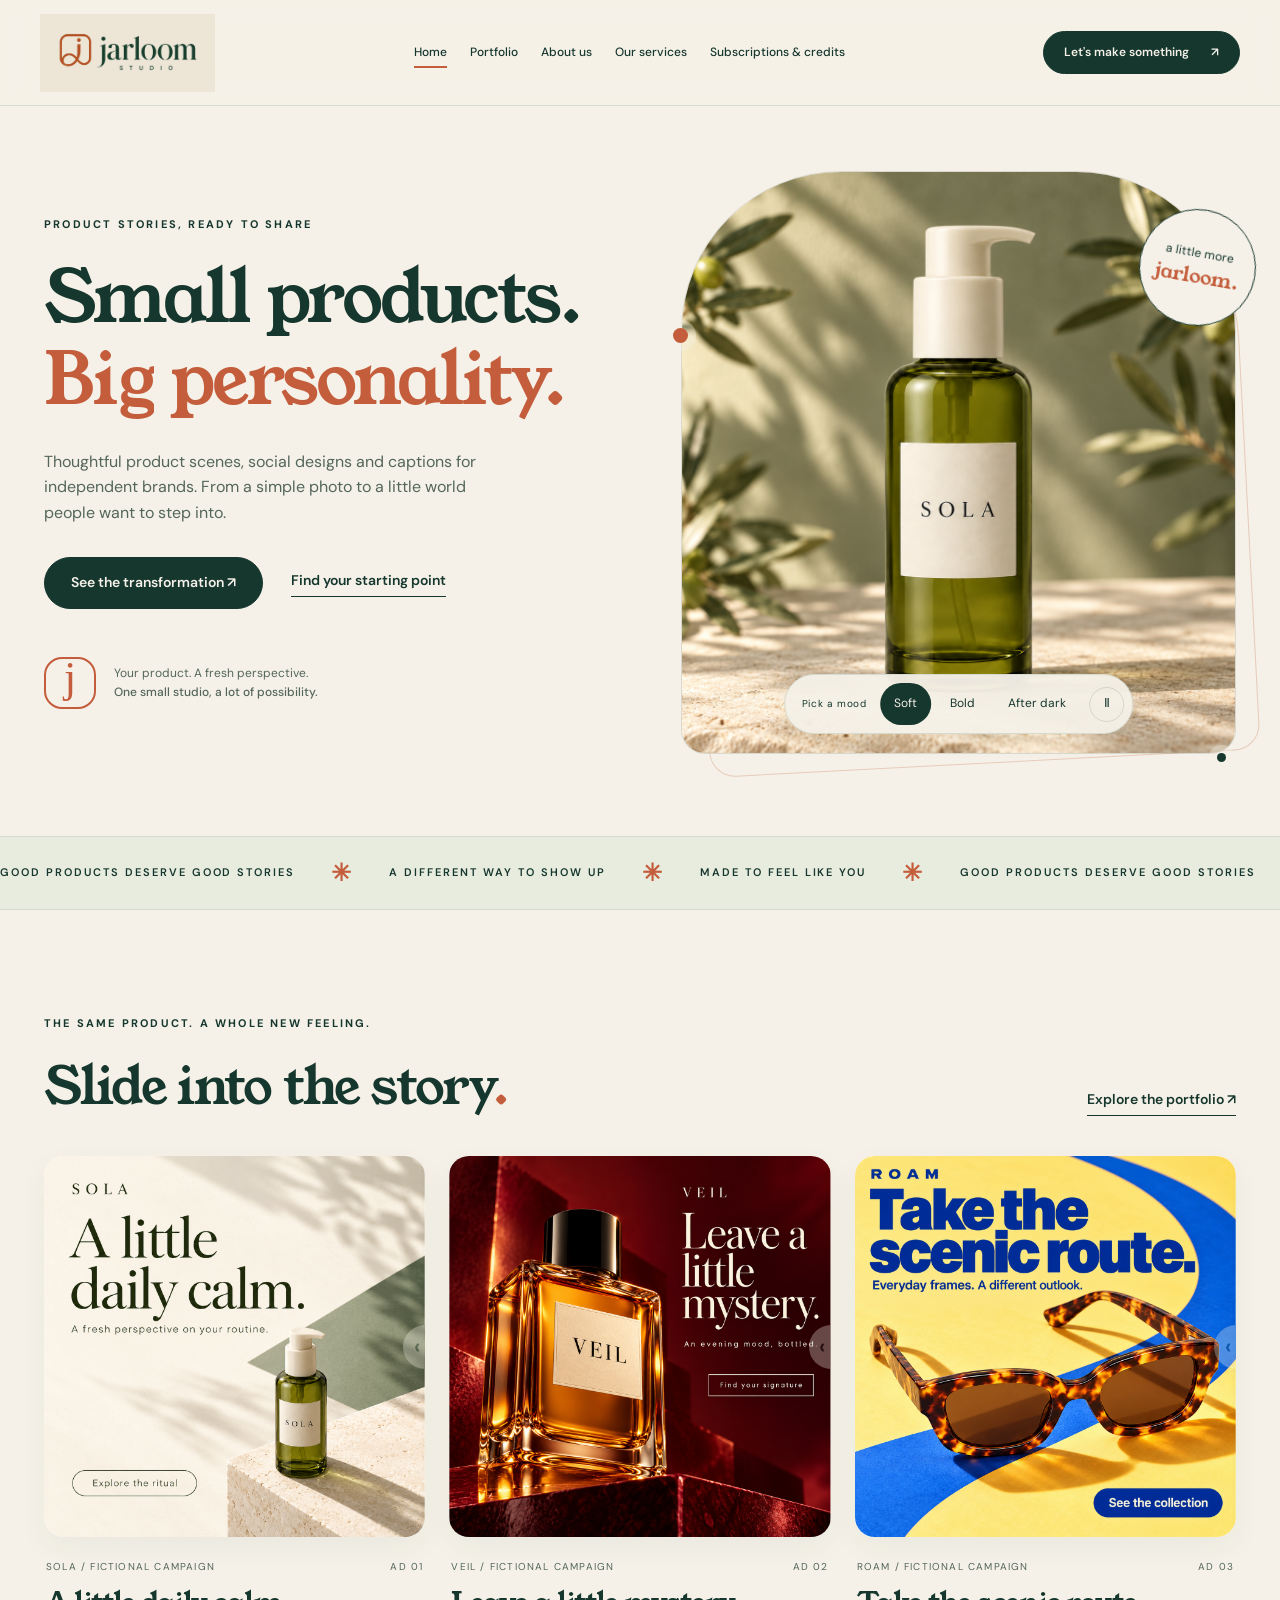
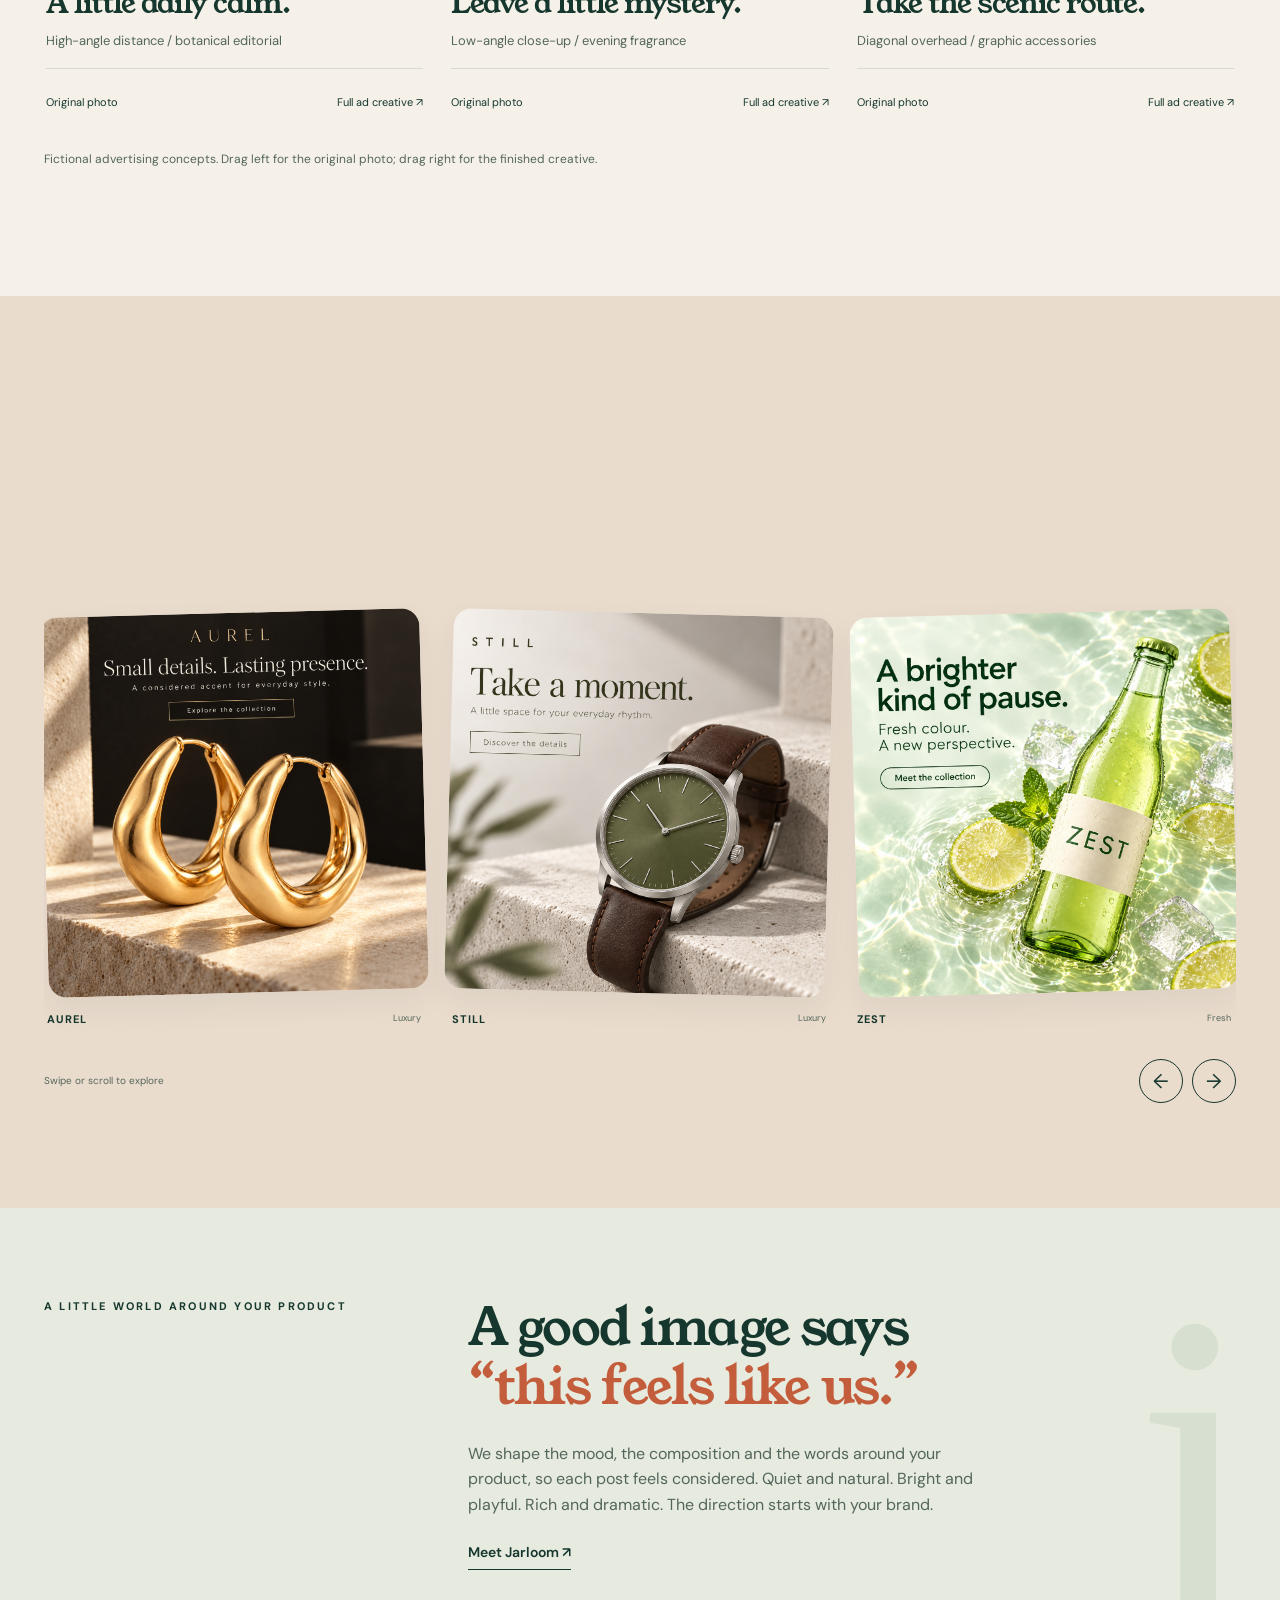
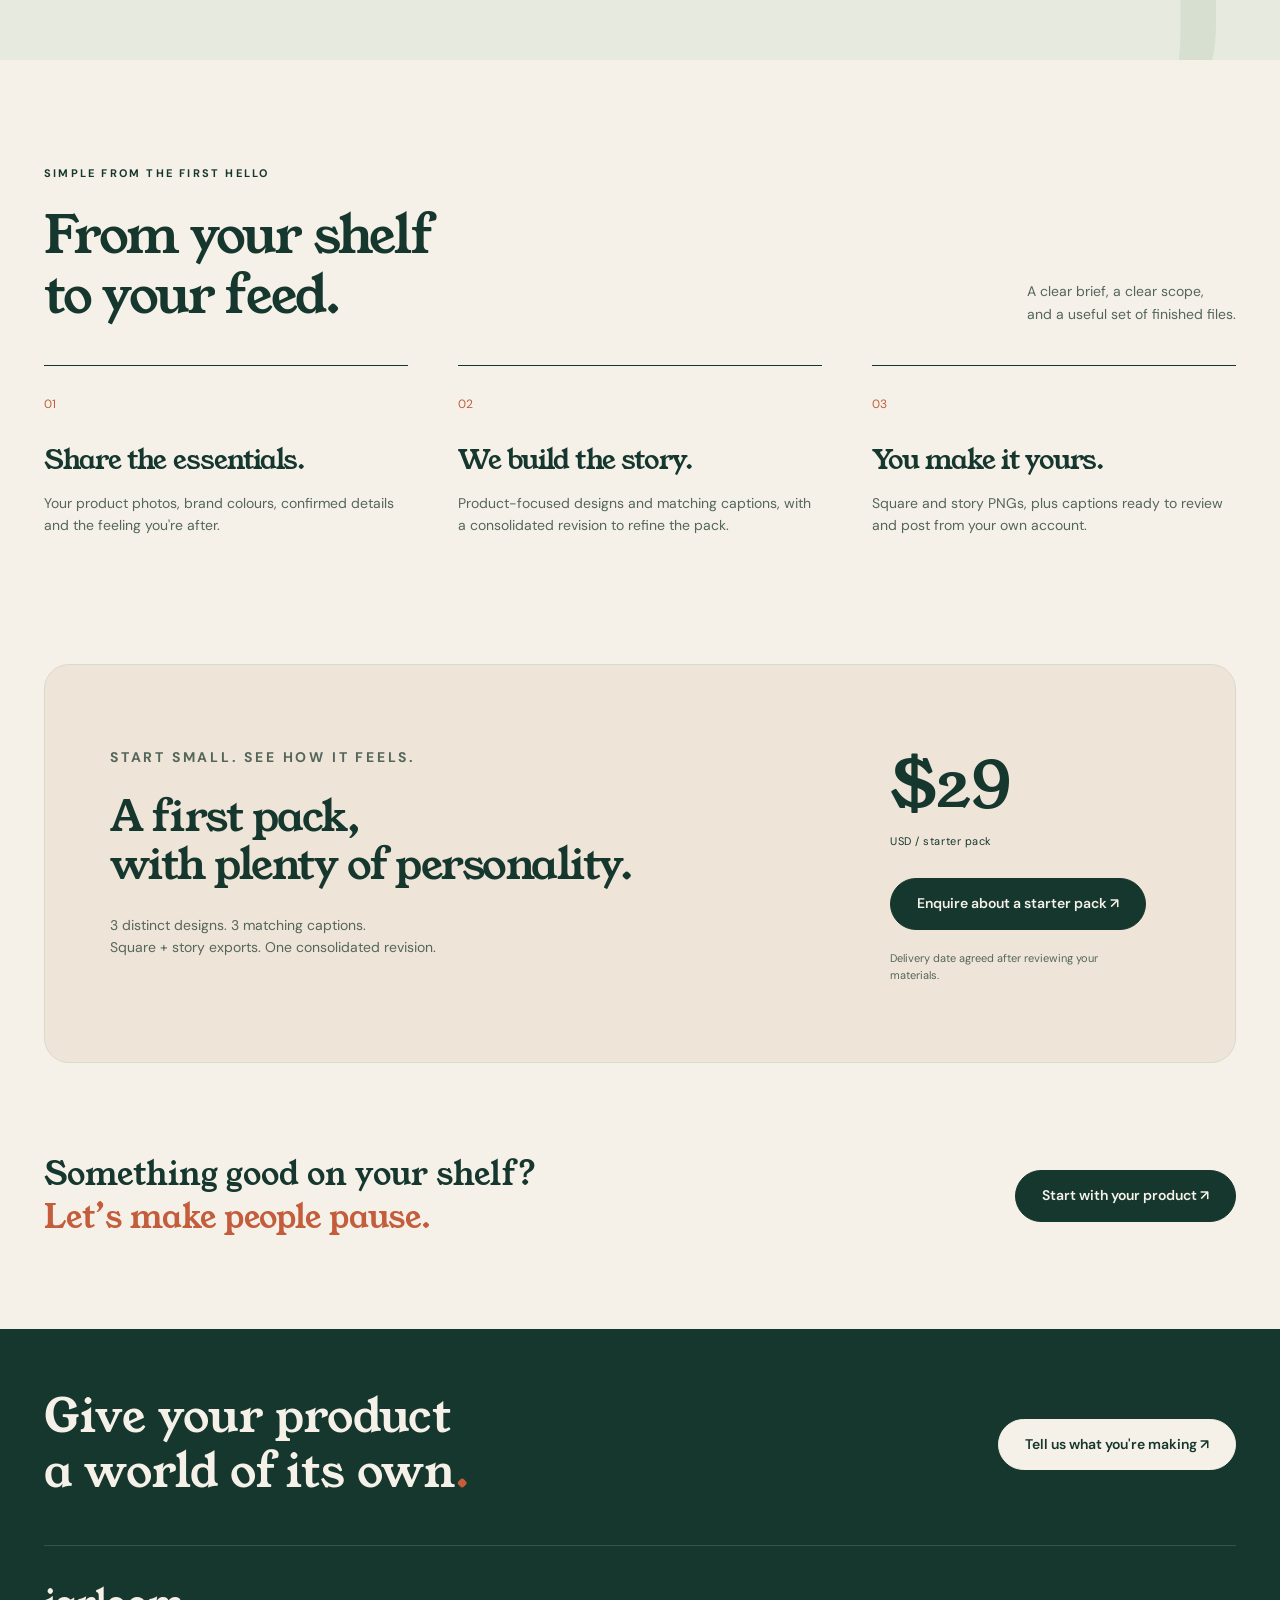
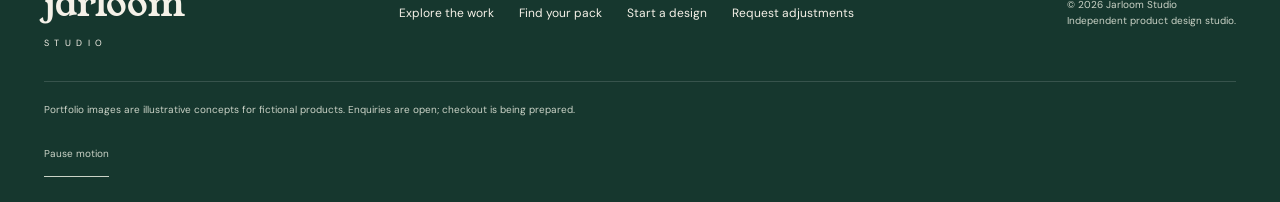
<file: index.html>
<!doctype html><html lang="en"><head><meta charset="utf-8"><meta name="viewport" content="width=device-width,initial-scale=1"><meta name="theme-color" content="#16372e"><meta name="description" content="Product-focused social designs, styled scenes and captions for independent brands."><title>Product stories, ready to share · Jarloom Studio</title><link rel="canonical" href="https://jarloom-studio.github.io/"><link rel="icon" href="favicon.svg" type="image/svg+xml"><link rel="preconnect" href="https://fonts.googleapis.com"><link rel="preconnect" href="https://fonts.gstatic.com" crossorigin><link href="https://fonts.googleapis.com/css2?family=DM+Sans:wght@400;500;600;700&family=Young+Serif&display=swap" rel="stylesheet"><link rel="stylesheet" href="jarloom-v3.css"><script src="jarloom-v5.js" defer></script><link rel="stylesheet" href="portfolio-v3.css"></head><body><div class="scroll-progress" aria-hidden="true"></div><a class="skip" href="#main">Skip to content</a><header class="site-header"><a class="brand" href="index.html" aria-label="Jarloom Studio home"><img src="jarloom-logo.jpg" alt="Jarloom Studio" width="1600" height="807"></a><button class="menu-toggle" aria-controls="navigation" aria-expanded="false">Menu <span>＋</span></button><nav id="navigation" aria-label="Main navigation"><a href="index.html" aria-current="page">Home</a><a href="portfolio.html" >Portfolio</a><a href="about.html" >About us</a><a href="services.html" >Our services</a><a href="subscriptions.html" >Subscriptions & credits</a></nav><a class="button small header-cta" href="services.html#brief">Let's make something <span>↗</span></a></header><main id="main"><section class="hero wrap"><div class="hero-copy"><p class="eyebrow reveal">Product stories, ready to share</p><h1 class="reveal">Small products.<br><em>Big personality.</em></h1><p class="reveal">Thoughtful product scenes, social designs and captions for independent brands. From a simple photo to a little world people want to step into.</p><div class="hero-actions reveal"><a class="button" href="portfolio.html">See the transformation ↗</a><a class="text-link" href="subscriptions.html">Find your starting point</a></div><div class="hero-detail reveal"><span class="loop-mark">j</span><p>Your product. A fresh perspective.<br><strong>One small studio, a lot of possibility.</strong></p></div></div><div class="hero-art reveal"><span class="orbit-dot orbit-one" aria-hidden="true"></span><span class="orbit-dot orbit-two" aria-hidden="true"></span><div class="hero-image"><img id="hero-product" src="skincare-after.png" alt="SOLA skincare bottle in a soft botanical setting" width="1254" height="1254" fetchpriority="high"></div><span class="art-note">a little more<br><em>jarloom.</em></span><div class="mood-picker" aria-label="Explore different product moods"><span>Pick a mood</span><button class="active" aria-pressed="true" data-mood="skincare">Soft</button><button aria-pressed="false" data-mood="ceramic">Bold</button><button aria-pressed="false" data-mood="candle">After dark</button><button class="showcase-toggle" aria-pressed="false" aria-label="Pause product showcase"><span aria-hidden="true">Ⅱ</span></button></div></div></section><div class="ticker" aria-hidden="true"><div>GOOD PRODUCTS DESERVE GOOD STORIES <span>✳</span> A DIFFERENT WAY TO SHOW UP <span>✳</span> MADE TO FEEL LIKE YOU <span>✳</span> GOOD PRODUCTS DESERVE GOOD STORIES <span>✳</span> A DIFFERENT WAY TO SHOW UP <span>✳</span> MADE TO FEEL LIKE YOU <span>✳</span></div></div><section class="wrap section"><div class="section-heading reveal"><div><p class="eyebrow">The same product. A whole new feeling.</p><h2>Slide into the story<span>.</span></h2></div><a class="text-link" href="portfolio.html">Explore the portfolio ↗</a></div><div class="example-grid home-examples"><article class="example-card featured-ad-card reveal"><div class="compare ad-compare" style="--reveal:100%"><img class="before" src="skincare-before.png" alt="SOLA fictional product in its original white-background view" width="1254" height="1254" loading="lazy"><img class="after" src="ad-skincare.png" alt="Fictional SOLA ad creative: A little daily calm. High-angle distance / botanical editorial." width="1254" height="1254" loading="lazy"><div class="compare-labels" aria-hidden="true"><span>Ad creative</span><span>Original photo</span></div><div class="compare-divider" aria-hidden="true"><span>‹ ›</span></div><input type="range" min="0" max="100" value="100" aria-label="Reveal SOLA ad creative" aria-valuetext="100% styled image revealed"></div><div class="example-info"><div class="example-meta"><span>SOLA / Fictional campaign</span><span>AD 01</span></div><h3>A little daily calm.</h3><p>High-angle distance / botanical editorial</p><div class="compare-buttons"><button data-view="0">Original photo</button><button data-view="100">Full ad creative ↗</button></div></div></article><article class="example-card featured-ad-card reveal"><div class="compare ad-compare" style="--reveal:100%"><img class="before" src="perfume-before.png" alt="VEIL fictional product in its original white-background view" width="1254" height="1254" loading="lazy"><img class="after" src="ad-perfume.png" alt="Fictional VEIL ad creative: Leave a little mystery. Low-angle close-up / evening fragrance." width="1254" height="1254" loading="lazy"><div class="compare-labels" aria-hidden="true"><span>Ad creative</span><span>Original photo</span></div><div class="compare-divider" aria-hidden="true"><span>‹ ›</span></div><input type="range" min="0" max="100" value="100" aria-label="Reveal VEIL ad creative" aria-valuetext="100% styled image revealed"></div><div class="example-info"><div class="example-meta"><span>VEIL / Fictional campaign</span><span>AD 02</span></div><h3>Leave a little mystery.</h3><p>Low-angle close-up / evening fragrance</p><div class="compare-buttons"><button data-view="0">Original photo</button><button data-view="100">Full ad creative ↗</button></div></div></article><article class="example-card featured-ad-card reveal"><div class="compare ad-compare" style="--reveal:100%"><img class="before" src="eyewear-before.png" alt="ROAM fictional product in its original white-background view" width="1254" height="1254" loading="lazy"><img class="after" src="ad-eyewear.png" alt="Fictional ROAM ad creative: Take the scenic route. Diagonal overhead / graphic accessories." width="1254" height="1254" loading="lazy"><div class="compare-labels" aria-hidden="true"><span>Ad creative</span><span>Original photo</span></div><div class="compare-divider" aria-hidden="true"><span>‹ ›</span></div><input type="range" min="0" max="100" value="100" aria-label="Reveal ROAM ad creative" aria-valuetext="100% styled image revealed"></div><div class="example-info"><div class="example-meta"><span>ROAM / Fictional campaign</span><span>AD 03</span></div><h3>Take the scenic route.</h3><p>Diagonal overhead / graphic accessories</p><div class="compare-buttons"><button data-view="0">Original photo</button><button data-view="100">Full ad creative ↗</button></div></div></article></div><p class="fine-print">Fictional advertising concepts. Drag left for the original photo; drag right for the finished creative.</p></section><section class="campaign-preview section" id="campaign-preview"><div class="wrap"><div class="section-heading reveal"><div><p class="eyebrow">A fresh point of view</p><h2 class="motion-title">Fresh perspectives.<br><em>Quiet luxury.</em></h2></div><a class="text-link" href="portfolio.html#campaigns">Explore eleven ad concepts ↗</a></div><div class="campaign-track" aria-label="Fictional advertising concepts"><a class="campaign-peek" href="portfolio.html#campaign-earrings"><div><img src="ad-earrings.png" alt="Fictional AUREL advertising concept: Small details. Lasting presence." width="1254" height="1254" loading="lazy"></div><span>AUREL<small>Luxury</small></span></a><a class="campaign-peek" href="portfolio.html#campaign-watch"><div><img src="ad-watch.png" alt="Fictional STILL advertising concept: Take a moment." width="1254" height="1254" loading="lazy"></div><span>STILL<small>Luxury</small></span></a><a class="campaign-peek" href="portfolio.html#campaign-drink"><div><img src="ad-drink.png" alt="Fictional ZEST advertising concept: A brighter kind of pause." width="1254" height="1254" loading="lazy"></div><span>ZEST<small>Fresh</small></span></a><a class="campaign-peek" href="portfolio.html#campaign-pace"><div><img src="ad-shoe.png" alt="Fictional PACE advertising concept: Find your own rhythm." width="1254" height="1254" loading="lazy"></div><span>PACE<small>Bold</small></span></a><a class="campaign-peek" href="portfolio.html#campaign-orbit"><div><img src="ad-headphones.png" alt="Fictional ORBIT advertising concept: Make room for your soundtrack." width="1254" height="1254" loading="lazy"></div><span>ORBIT<small>Luxury</small></span></a><a class="campaign-peek" href="portfolio.html#campaign-mesa"><div><img src="ad-olive.png" alt="Fictional MESA advertising concept: Bring a little warmth to the table." width="1254" height="1254" loading="lazy"></div><span>MESA<small>Fresh</small></span></a><a class="campaign-peek" href="portfolio.html#campaign-sola"><div><img src="ad-skincare.png" alt="Fictional SOLA ad creative: A little daily calm. High-angle distance / botanical editorial." width="1254" height="1254" loading="lazy"></div><span>SOLA<small>Fresh</small></span></a><a class="campaign-peek" href="portfolio.html#campaign-veil"><div><img src="ad-perfume.png" alt="Fictional VEIL ad creative: Leave a little mystery. Low-angle close-up / evening fragrance." width="1254" height="1254" loading="lazy"></div><span>VEIL<small>Moody</small></span></a><a class="campaign-peek" href="portfolio.html#campaign-roam"><div><img src="ad-eyewear.png" alt="Fictional ROAM ad creative: Take the scenic route. Diagonal overhead / graphic accessories." width="1254" height="1254" loading="lazy"></div><span>ROAM<small>Bold</small></span></a><a class="campaign-peek" href="portfolio.html#campaign-leaf"><div><img src="ad-tea.png" alt="Fictional LEAF ad creative: Make time for a brighter cup. Elevated three-quarter / citrus colour story." width="1254" height="1254" loading="lazy"></div><span>LEAF<small>Fresh</small></span></a><a class="campaign-peek" href="portfolio.html#campaign-form"><div><img src="ad-ceramic.png" alt="Fictional FORM ad creative: Good mornings take shape. Low side angle / sculptural homeware." width="1254" height="1254" loading="lazy"></div><span>FORM<small>Bold</small></span></a></div><div class="track-controls"><span>Swipe or scroll to explore</span><div><button class="track-prev" aria-label="Previous ad concepts">←</button><button class="track-next" aria-label="Next ad concepts">→</button></div></div></div></section><section class="studio-note"><div class="wrap note-grid"><p class="eyebrow reveal">A little world around your product</p><div class="reveal"><h2>A good image says<br><em>“this feels like us.”</em></h2><p>We shape the mood, the composition and the words around your product, so each post feels considered. Quiet and natural. Bright and playful. Rich and dramatic. The direction starts with your brand.</p><a class="text-link" href="about.html">Meet Jarloom ↗</a></div><span class="giant-loop" aria-hidden="true">j</span></div></section><section class="wrap section"><div class="section-heading reveal"><div><p class="eyebrow">Simple from the first hello</p><h2>From your shelf<br>to your feed.</h2></div><p class="side-copy">A clear brief, a clear scope,<br>and a useful set of finished files.</p></div><div class="steps"><article class="reveal"><span>01</span><h3>Share the essentials.</h3><p>Your product photos, brand colours, confirmed details and the feeling you're after.</p></article><article class="reveal"><span>02</span><h3>We build the story.</h3><p>Product-focused designs and matching captions, with a consolidated revision to refine the pack.</p></article><article class="reveal"><span>03</span><h3>You make it yours.</h3><p>Square and story PNGs, plus captions ready to review and post from your own account.</p></article></div></section><section class="wrap starter reveal"><div><p class="eyebrow">Start small. See how it feels.</p><h2>A first pack,<br>with plenty of personality.</h2><p>3 distinct designs. 3 matching captions.<br>Square + story exports. One consolidated revision.</p></div><div class="starter-price"><span class="price">$29<small>USD / starter pack</small></span><a class="button" href="services.html?pack=trial#brief">Enquire about a starter pack ↗</a><p>Delivery date agreed after reviewing your materials.</p></div></section><section class="cta-strip wrap reveal"><p>Something good on your shelf?<br><em>Let’s make people pause.</em></p><a class="button" href="services.html#brief">Start with your product ↗</a></section></main><footer class="site-footer"><div class="footer-top"><p class="footer-title">Give your product<br>a world of its own<span>.</span></p><a class="button light" href="services.html#brief">Tell us what you're making ↗</a></div><div class="footer-bottom"><a class="footer-wordmark" href="index.html">jarloom <small>STUDIO</small></a><div><a href="portfolio.html">Explore the work</a><a href="subscriptions.html">Find your pack</a><a href="services.html#brief">Start a design</a><a href="services.html#adjustments">Request adjustments</a></div><p>© 2026 Jarloom Studio<br>Independent product design studio.</p></div><p class="footer-note">Portfolio images are illustrative concepts for fictional products. Enquiries are open; checkout is being prepared.</p><button class="motion-toggle" aria-pressed="false">Pause motion</button></footer><button class="back-to-top" aria-label="Back to top" title="Back to top">↑</button></body></html>
</file>
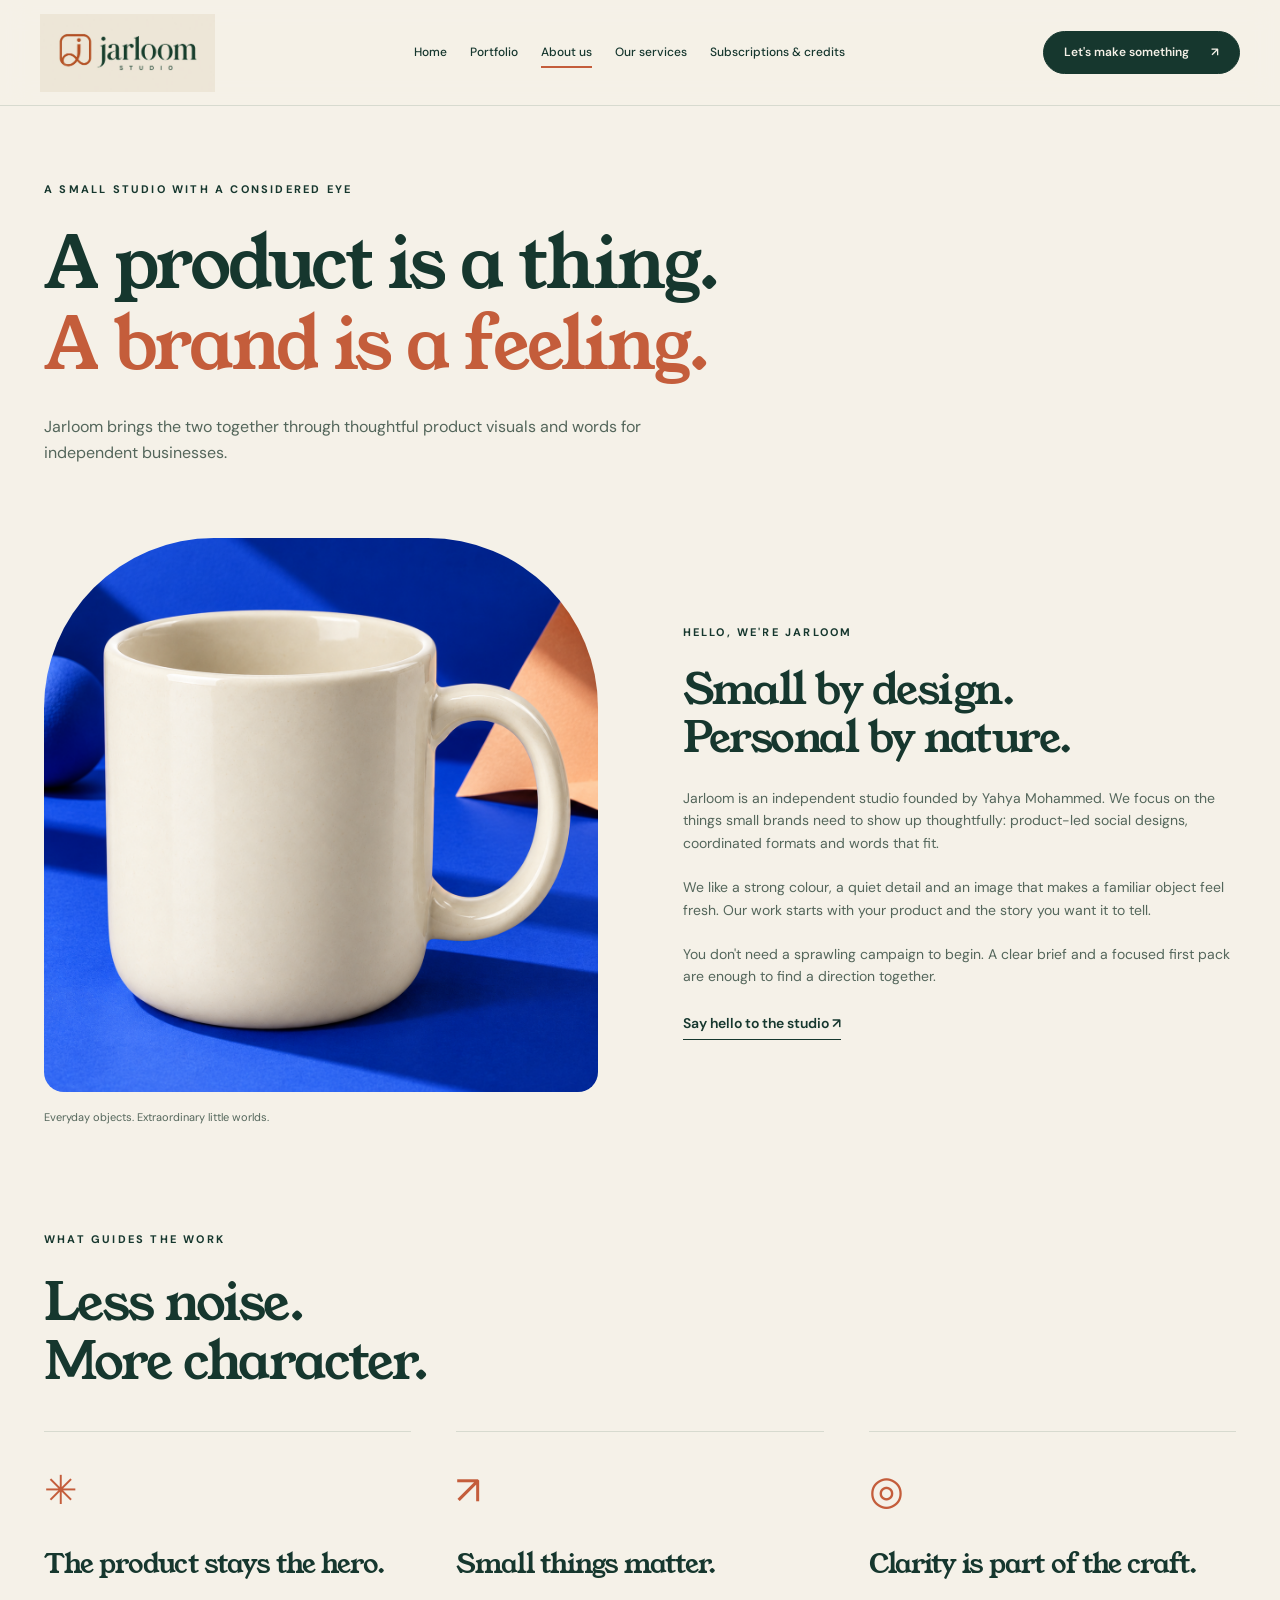
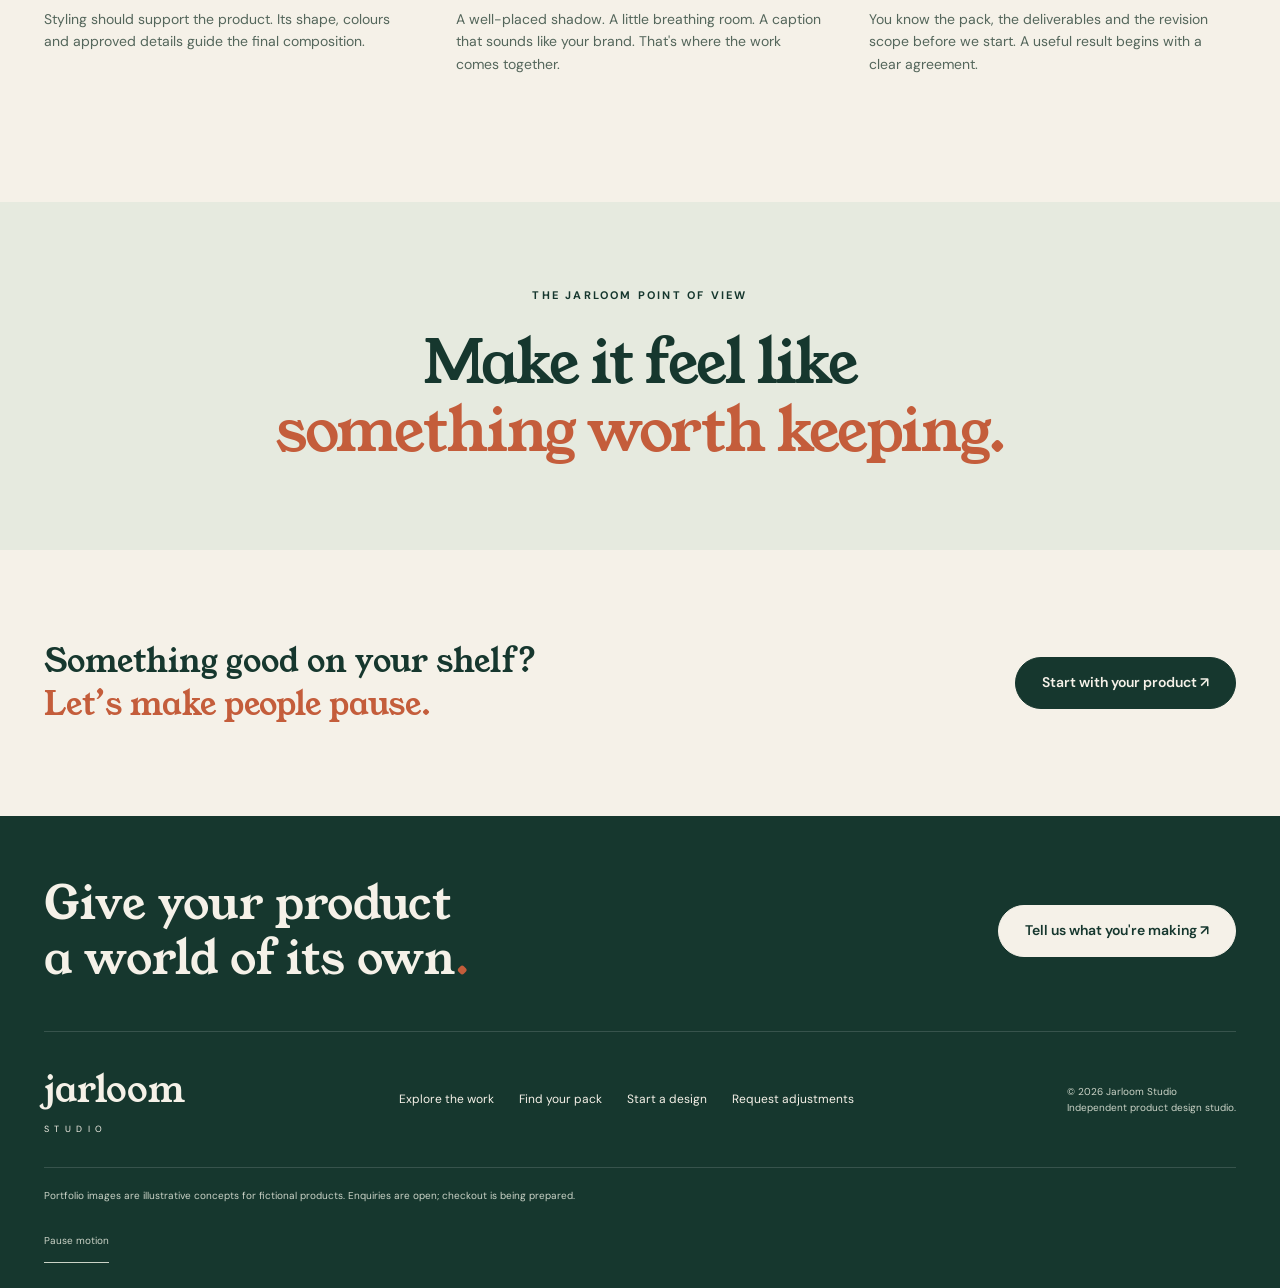
<file: about.html>
<!doctype html><html lang="en"><head><meta charset="utf-8"><meta name="viewport" content="width=device-width,initial-scale=1"><meta name="theme-color" content="#16372e"><meta name="description" content="Meet Jarloom, an independent product design studio founded by Yahya Mohammed."><title>About us · Jarloom Studio</title><link rel="canonical" href="https://jarloom-studio.github.io/about.html"><link rel="icon" href="favicon.svg" type="image/svg+xml"><link rel="preconnect" href="https://fonts.googleapis.com"><link rel="preconnect" href="https://fonts.gstatic.com" crossorigin><link href="https://fonts.googleapis.com/css2?family=DM+Sans:wght@400;500;600;700&family=Young+Serif&display=swap" rel="stylesheet"><link rel="stylesheet" href="jarloom-v3.css"><script src="jarloom-v5.js" defer></script></head><body><div class="scroll-progress" aria-hidden="true"></div><a class="skip" href="#main">Skip to content</a><header class="site-header"><a class="brand" href="index.html" aria-label="Jarloom Studio home"><img src="jarloom-logo.jpg" alt="Jarloom Studio" width="1600" height="807"></a><button class="menu-toggle" aria-controls="navigation" aria-expanded="false">Menu <span>＋</span></button><nav id="navigation" aria-label="Main navigation"><a href="index.html" >Home</a><a href="portfolio.html" >Portfolio</a><a href="about.html" aria-current="page">About us</a><a href="services.html" >Our services</a><a href="subscriptions.html" >Subscriptions & credits</a></nav><a class="button small header-cta" href="services.html#brief">Let's make something <span>↗</span></a></header><main id="main"><section class="page-intro wrap"><p class="eyebrow reveal">A small studio with a considered eye</p><h1 class="reveal">A product is a thing.<br><em>A brand is a feeling.</em></h1><p class="intro-copy reveal">Jarloom brings the two together through thoughtful product visuals and words for independent businesses.</p></section><section class="wrap about-story"><div class="about-image reveal"><img src="ceramic-after.png" alt="Cream ceramic mug surrounded by playful cobalt shapes" width="1254" height="1254" loading="lazy"><span>Everyday objects. Extraordinary little worlds.</span></div><div class="about-copy reveal"><p class="eyebrow">Hello, we're Jarloom</p><h2>Small by design.<br>Personal by nature.</h2><p>Jarloom is an independent studio founded by Yahya Mohammed. We focus on the things small brands need to show up thoughtfully: product-led social designs, coordinated formats and words that fit.</p><p>We like a strong colour, a quiet detail and an image that makes a familiar object feel fresh. Our work starts with your product and the story you want it to tell.</p><p>You don't need a sprawling campaign to begin. A clear brief and a focused first pack are enough to find a direction together.</p><a class="text-link" href="services.html#brief">Say hello to the studio ↗</a></div></section><section class="wrap section"><div class="section-heading reveal"><div><p class="eyebrow">What guides the work</p><h2>Less noise.<br>More character.</h2></div></div><div class="principles"><article class="reveal"><span>✳</span><h3>The product stays the hero.</h3><p>Styling should support the product. Its shape, colours and approved details guide the final composition.</p></article><article class="reveal"><span>↗</span><h3>Small things matter.</h3><p>A well-placed shadow. A little breathing room. A caption that sounds like your brand. That's where the work comes together.</p></article><article class="reveal"><span>◎</span><h3>Clarity is part of the craft.</h3><p>You know the pack, the deliverables and the revision scope before we start. A useful result begins with a clear agreement.</p></article></div></section><section class="manifesto reveal"><p class="eyebrow">The Jarloom point of view</p><h2>Make it feel like<br><em>something worth keeping.</em></h2></section><section class="cta-strip wrap reveal"><p>Something good on your shelf?<br><em>Let’s make people pause.</em></p><a class="button" href="services.html#brief">Start with your product ↗</a></section></main><footer class="site-footer"><div class="footer-top"><p class="footer-title">Give your product<br>a world of its own<span>.</span></p><a class="button light" href="services.html#brief">Tell us what you're making ↗</a></div><div class="footer-bottom"><a class="footer-wordmark" href="index.html">jarloom <small>STUDIO</small></a><div><a href="portfolio.html">Explore the work</a><a href="subscriptions.html">Find your pack</a><a href="services.html#brief">Start a design</a><a href="services.html#adjustments">Request adjustments</a></div><p>© 2026 Jarloom Studio<br>Independent product design studio.</p></div><p class="footer-note">Portfolio images are illustrative concepts for fictional products. Enquiries are open; checkout is being prepared.</p><button class="motion-toggle" aria-pressed="false">Pause motion</button></footer><button class="back-to-top" aria-label="Back to top" title="Back to top">↑</button></body></html>
</file>
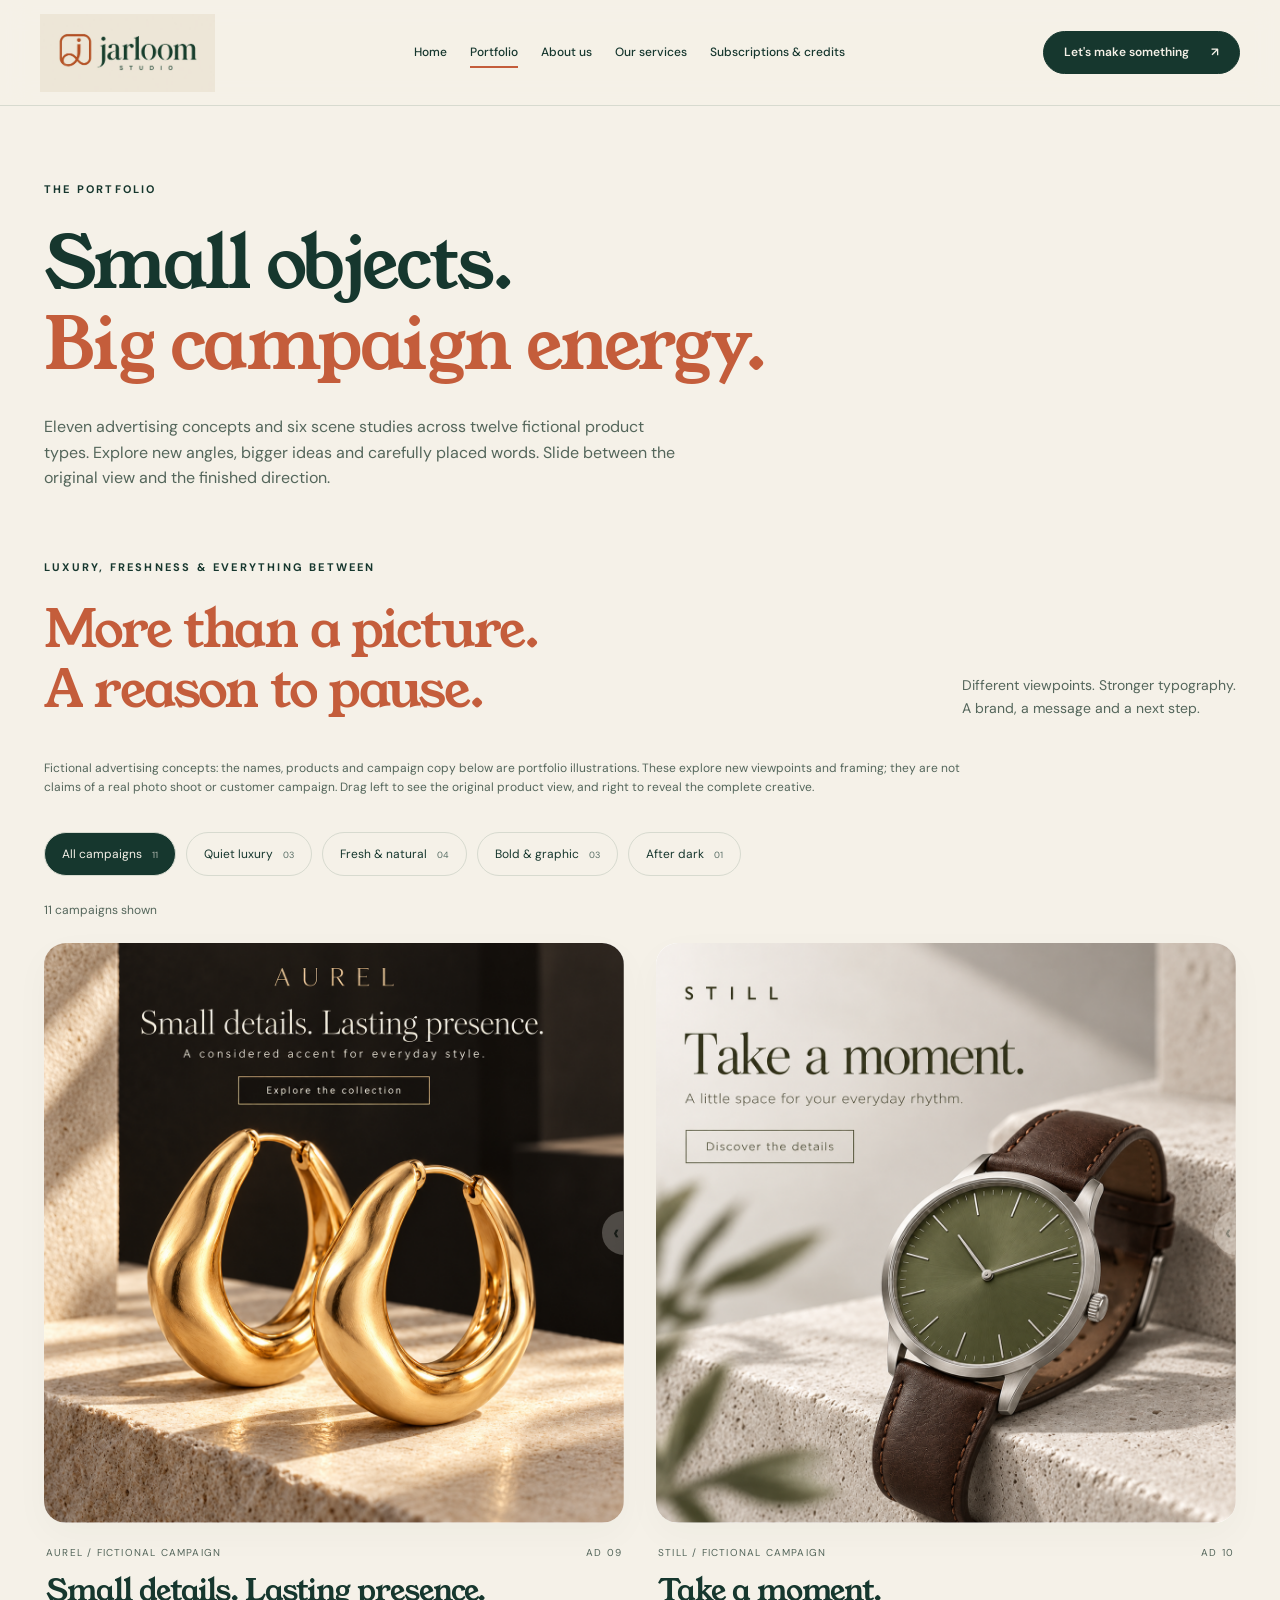
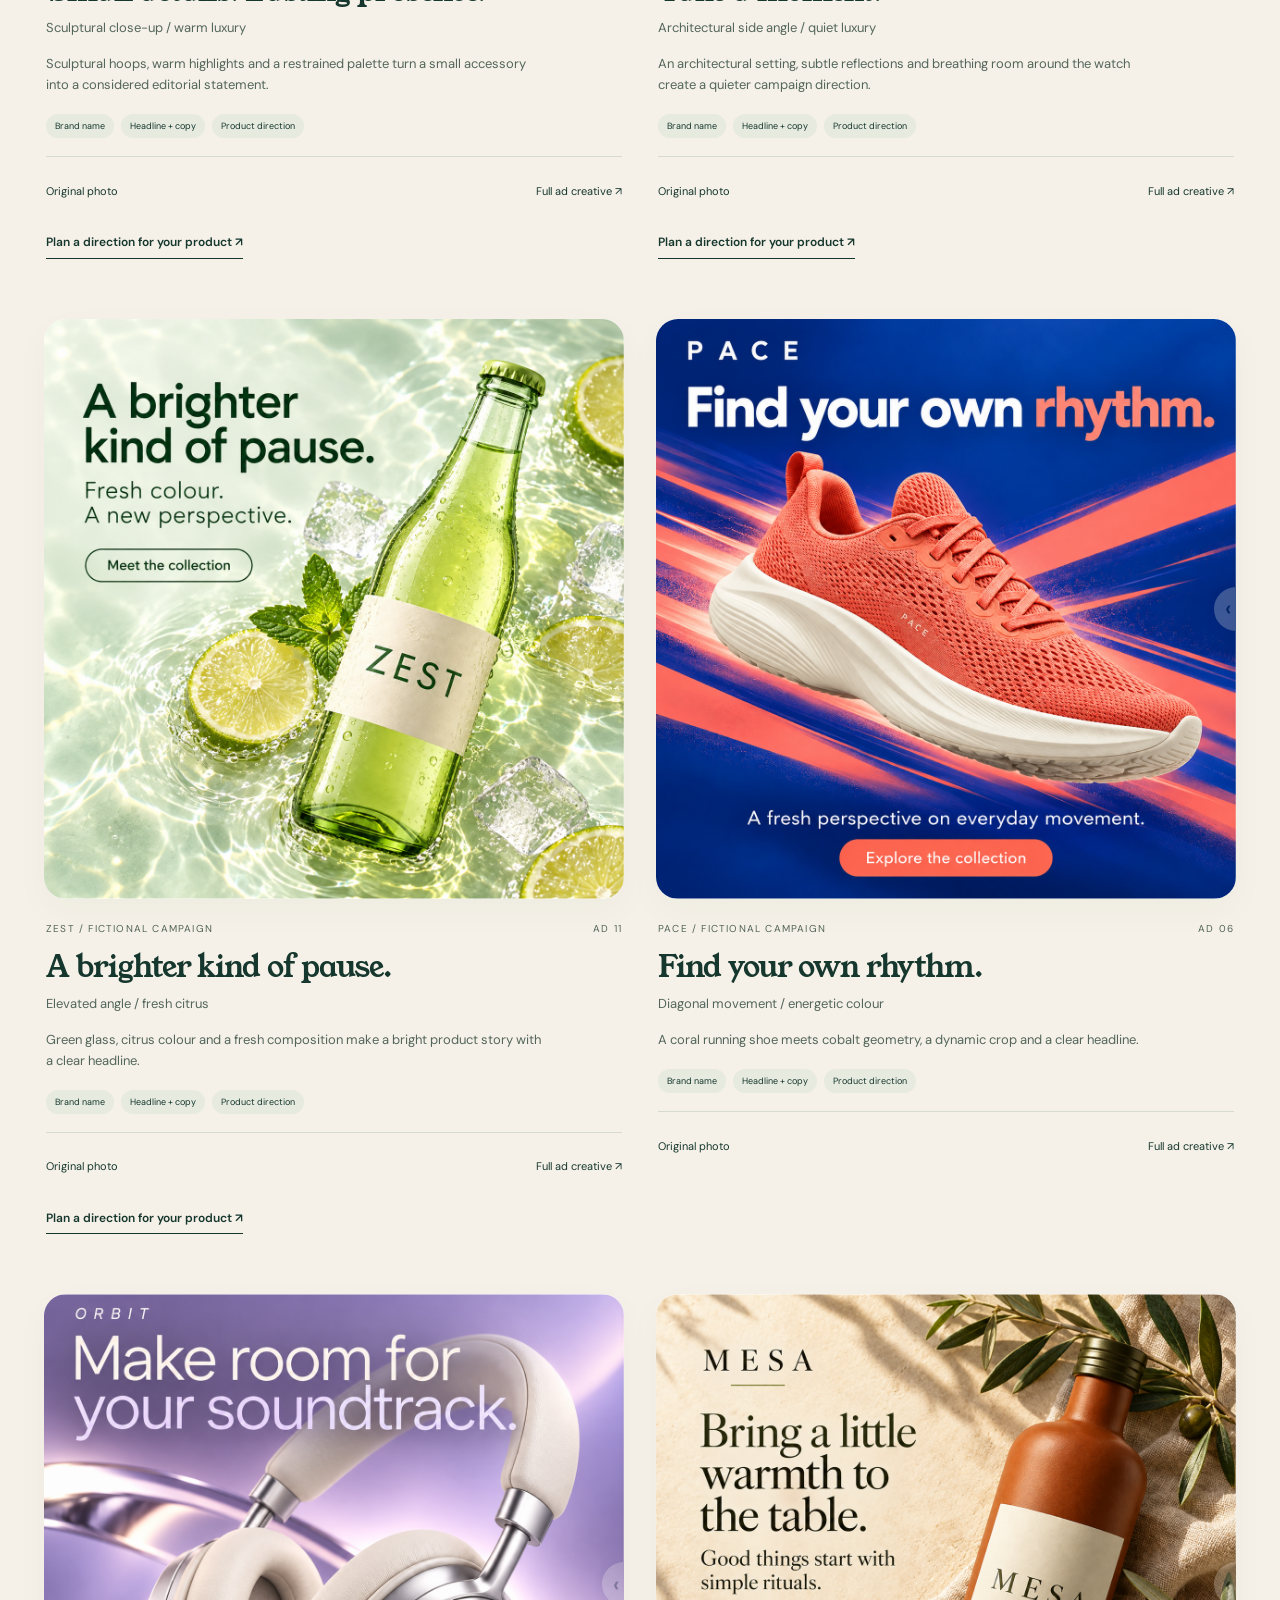
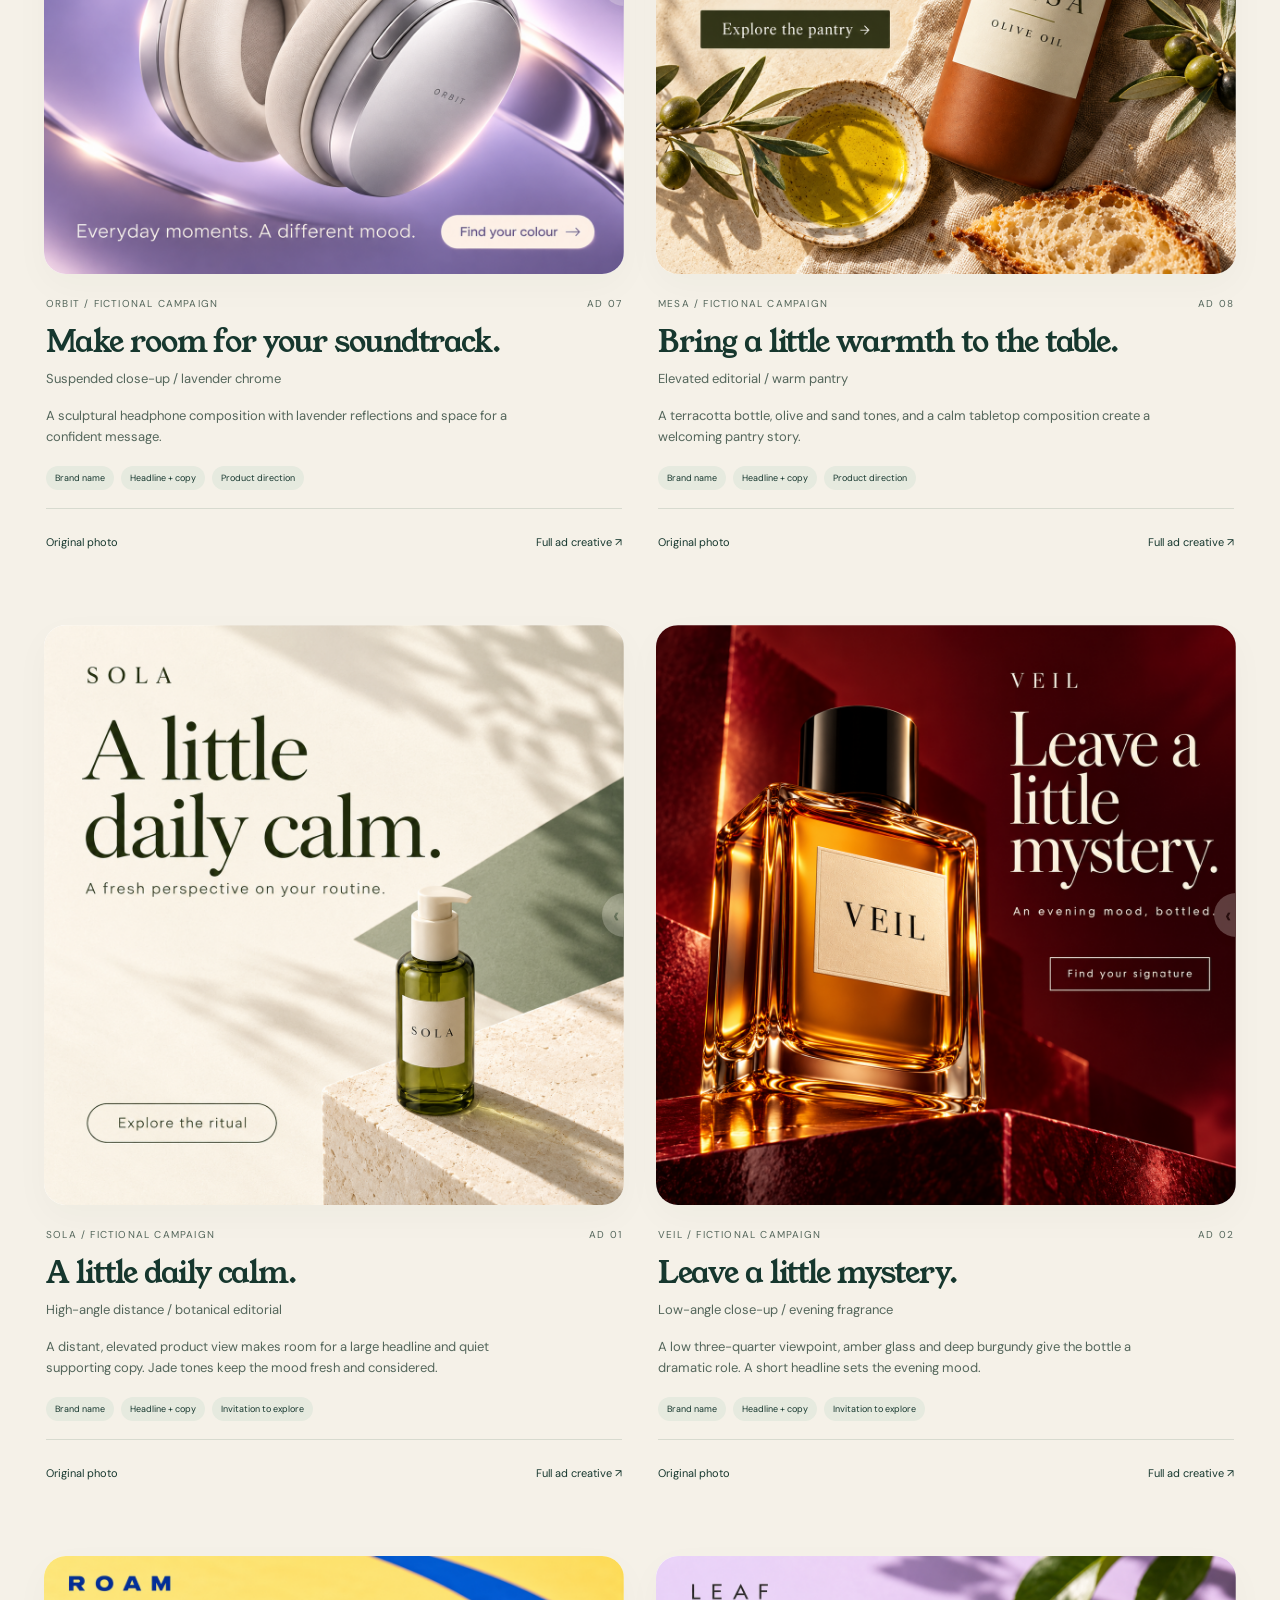
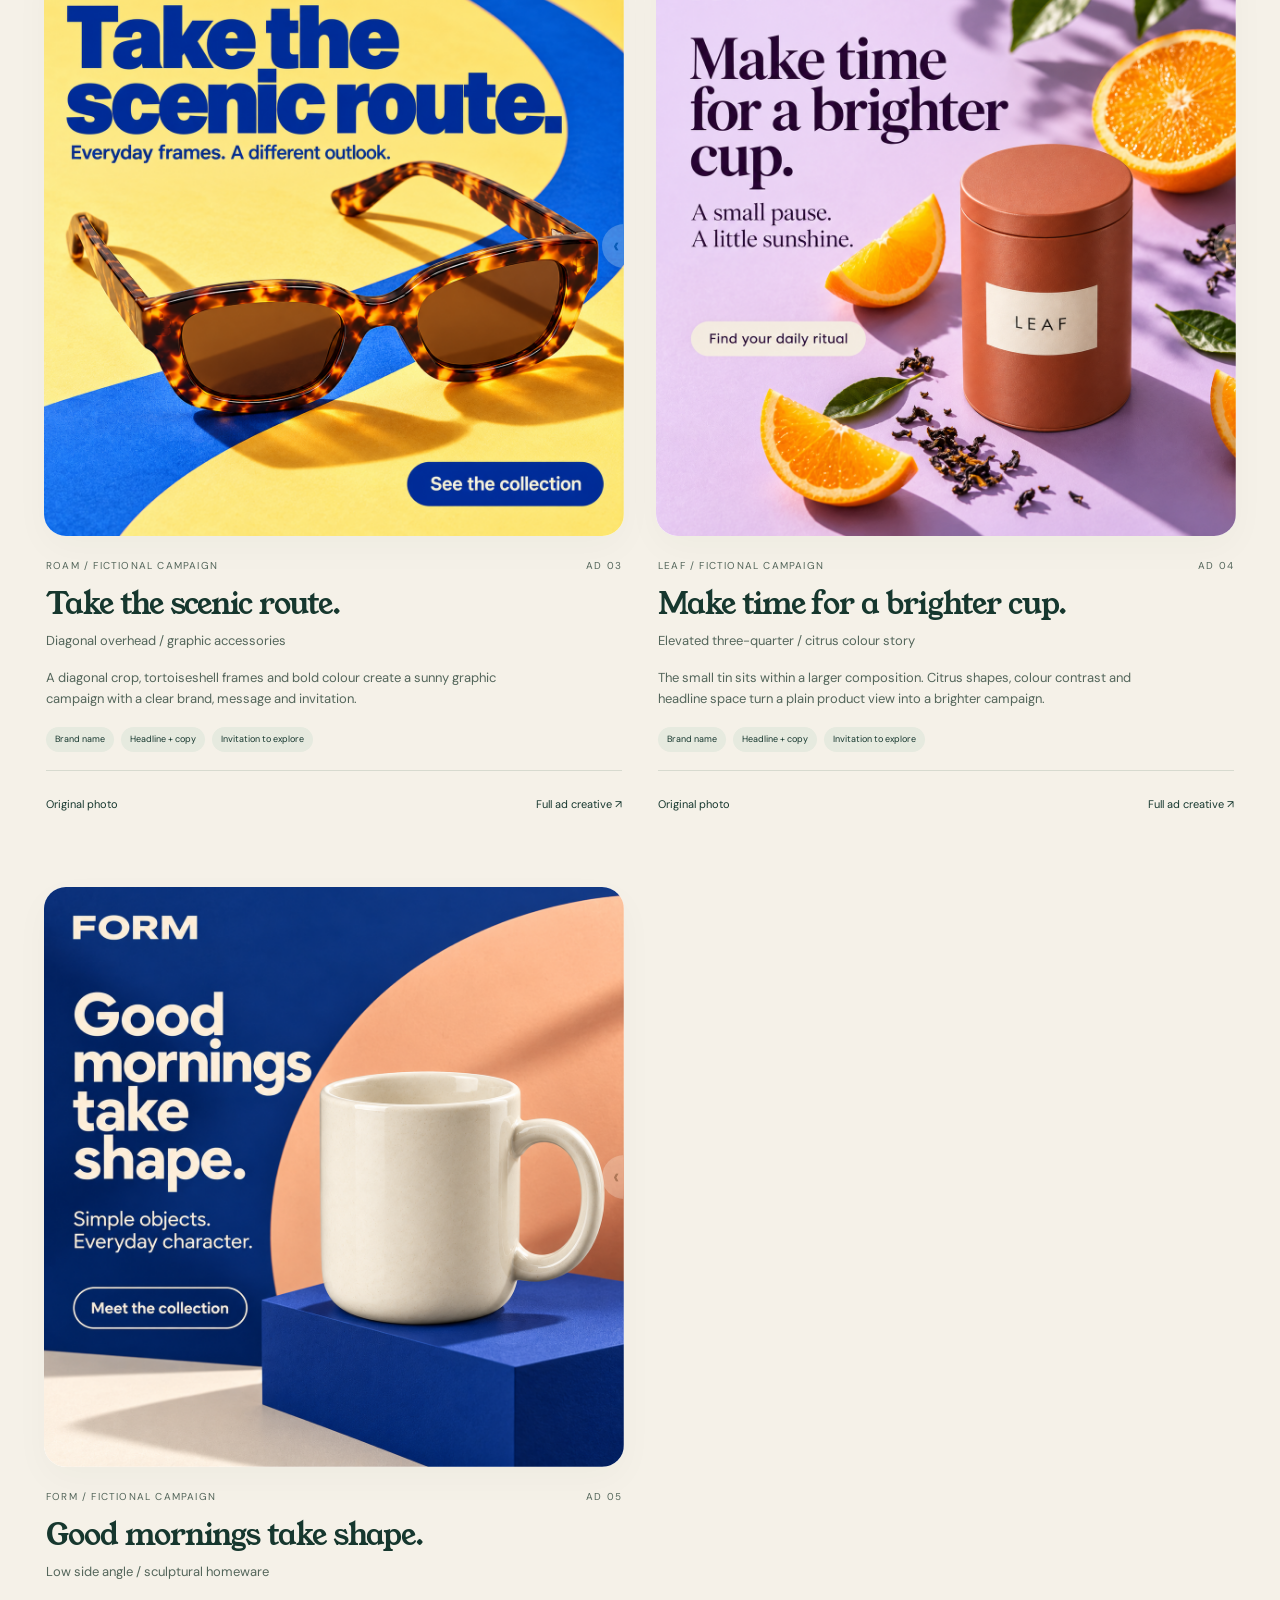
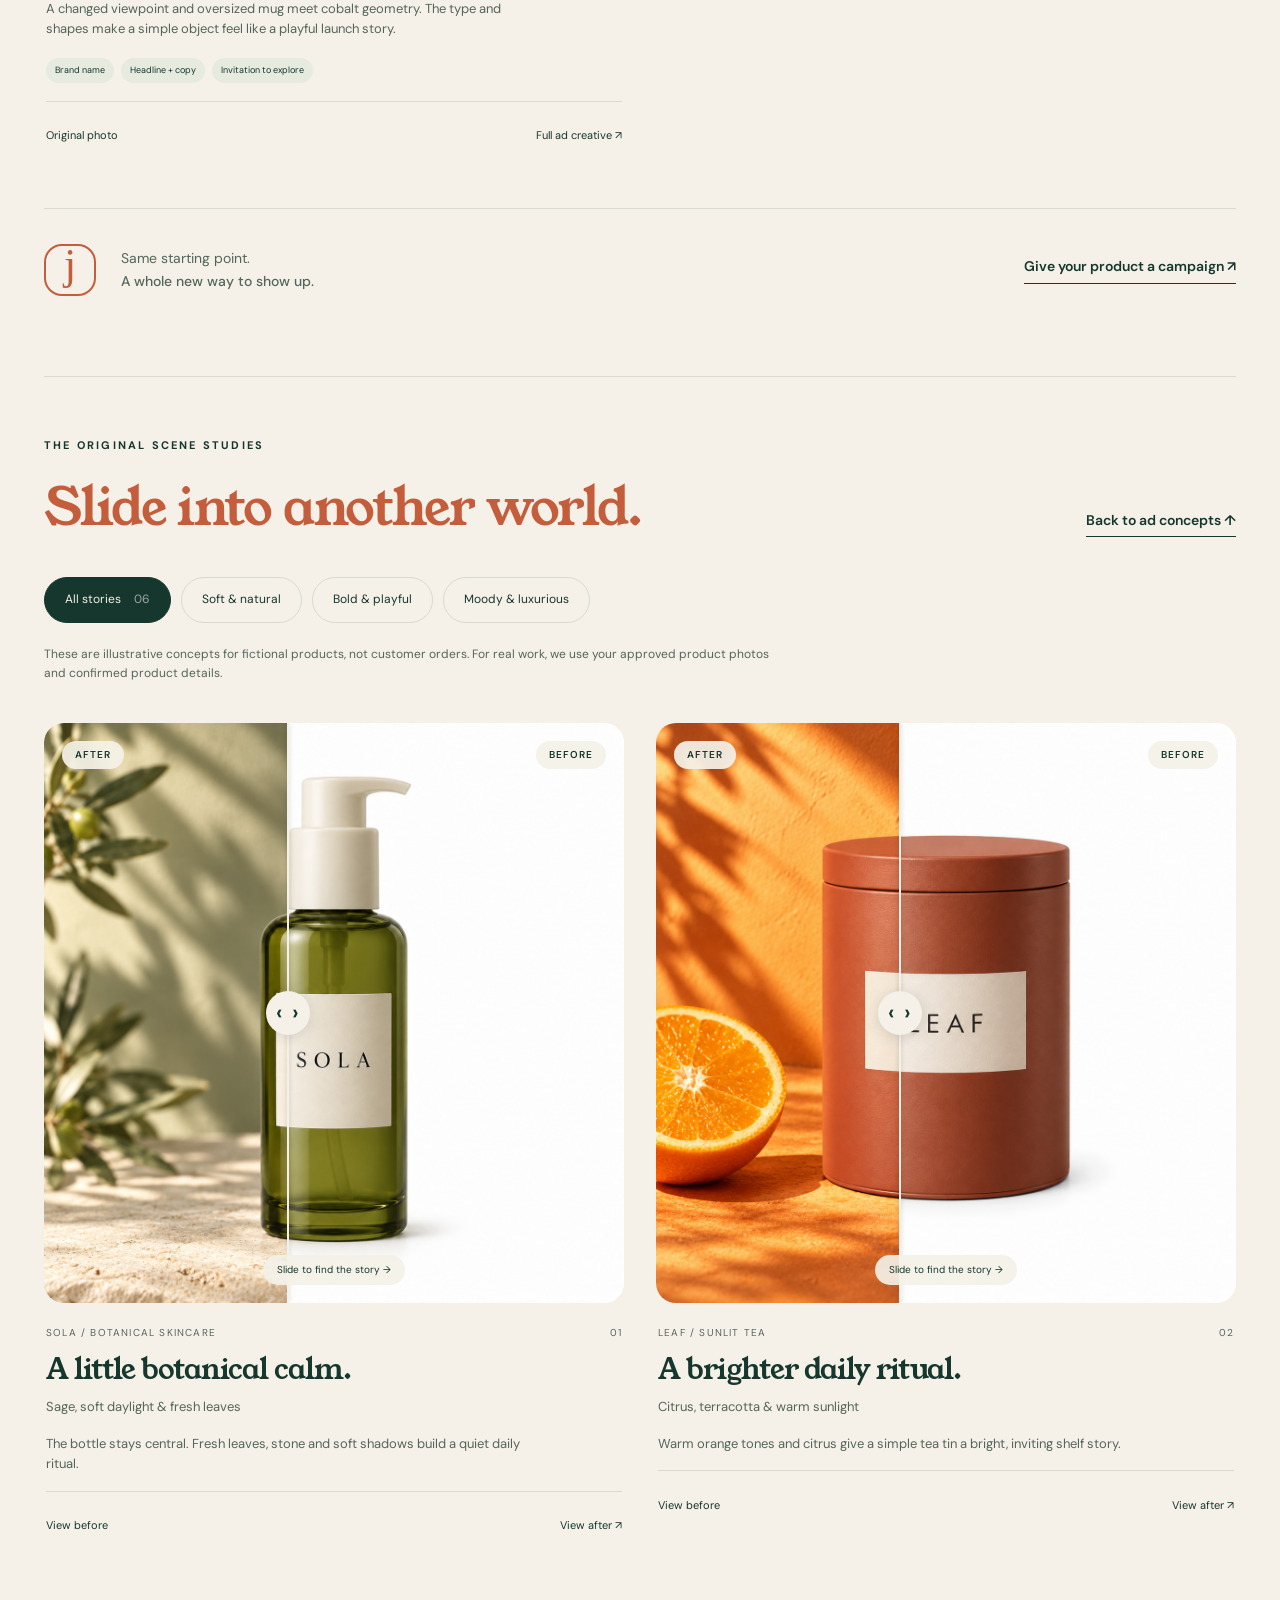
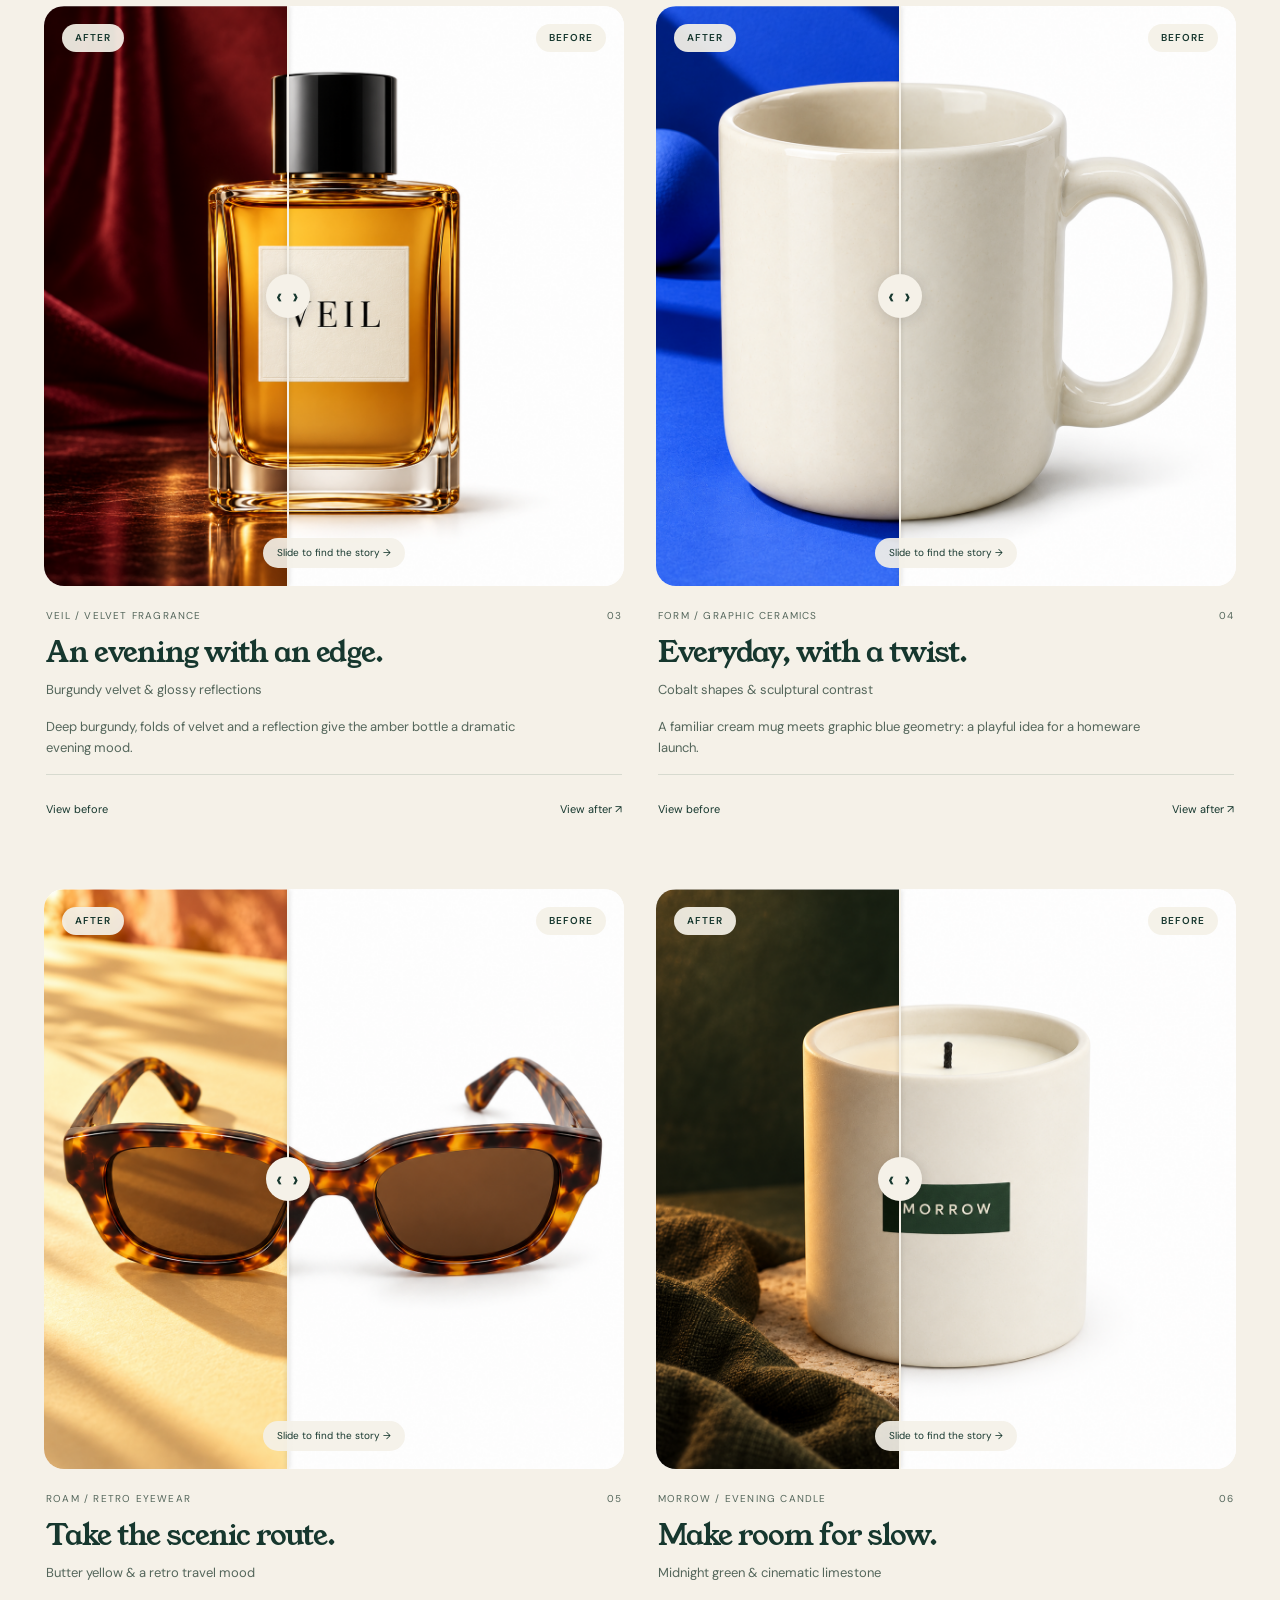
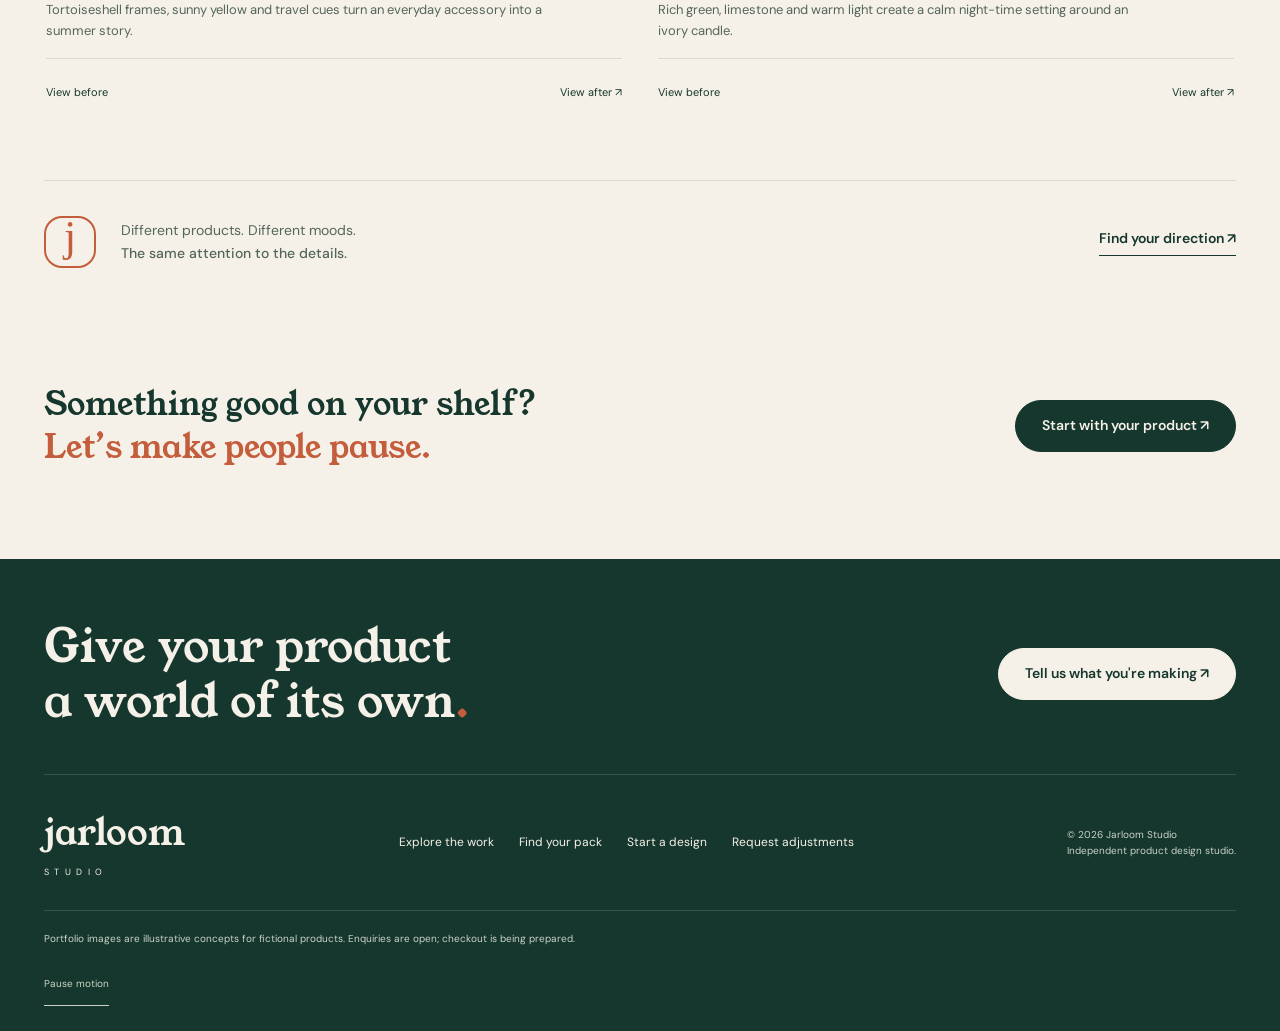
<file: examples.html>
<!doctype html><html lang="en"><head><meta charset="utf-8"><meta name="viewport" content="width=device-width,initial-scale=1"><meta name="theme-color" content="#16372e"><meta name="description" content="Eleven advertising concepts and six product scene studies, with original-photo comparisons."><title>Product portfolio · Jarloom Studio</title><link rel="canonical" href="https://jarloom-studio.github.io/portfolio.html"><link rel="icon" href="favicon.svg" type="image/svg+xml"><link rel="preconnect" href="https://fonts.googleapis.com"><link rel="preconnect" href="https://fonts.gstatic.com" crossorigin><link href="https://fonts.googleapis.com/css2?family=DM+Sans:wght@400;500;600;700&family=Young+Serif&display=swap" rel="stylesheet"><link rel="stylesheet" href="jarloom-v3.css"><script src="jarloom-v5.js" defer></script><link rel="stylesheet" href="portfolio-v3.css"></head><body><div class="scroll-progress" aria-hidden="true"></div><a class="skip" href="#main">Skip to content</a><header class="site-header"><a class="brand" href="index.html" aria-label="Jarloom Studio home"><img src="jarloom-logo.jpg" alt="Jarloom Studio" width="1600" height="807"></a><button class="menu-toggle" aria-controls="navigation" aria-expanded="false">Menu <span>＋</span></button><nav id="navigation" aria-label="Main navigation"><a href="index.html" >Home</a><a href="portfolio.html" aria-current="page">Portfolio</a><a href="about.html" >About us</a><a href="services.html" >Our services</a><a href="subscriptions.html" >Subscriptions & credits</a></nav><a class="button small header-cta" href="services.html#brief">Let's make something <span>↗</span></a></header><main id="main"><section class="page-intro wrap"><p class="eyebrow reveal">The portfolio</p><h1 class="reveal">Small objects.<br><em>Big campaign energy.</em></h1><p class="intro-copy reveal">Eleven advertising concepts and six scene studies across twelve fictional product types. Explore new angles, bigger ideas and carefully placed words. Slide between the original view and the finished direction.</p></section><section class="wrap campaign-section" id="campaigns"><div class="section-heading reveal"><div><p class="eyebrow">Luxury, freshness & everything between</p><h2 class="motion-title">More than a picture.<br><em>A reason to pause.</em></h2></div><p class="side-copy">Different viewpoints. Stronger typography.<br>A brand, a message and a next step.</p></div><p class="campaign-note">Fictional advertising concepts: the names, products and campaign copy below are portfolio illustrations. These explore new viewpoints and framing; they are not claims of a real photo shoot or customer campaign. Drag left to see the original product view, and right to reveal the complete creative.</p><div class="campaign-filters" aria-label="Filter campaign directions"><button data-campaign-filter="all" class="active" aria-pressed="true">All campaigns <span>11</span></button><button data-campaign-filter="luxury" aria-pressed="false">Quiet luxury <span>03</span></button><button data-campaign-filter="fresh" aria-pressed="false">Fresh &amp; natural <span>04</span></button><button data-campaign-filter="bold" aria-pressed="false">Bold &amp; graphic <span>03</span></button><button data-campaign-filter="moody" aria-pressed="false">After dark <span>01</span></button></div><p id="campaign-filter-result" class="fine-print" role="status" aria-live="polite">11 campaigns shown</p><div class="campaign-grid"><article class="example-card campaign-card reveal" id="campaign-earrings" data-campaign-category="luxury"><div class="compare ad-compare" style="--reveal:100%"><img class="before" src="earrings-before.png" alt="AUREL fictional product on a white background" width="1254" height="1254" loading="lazy"><img class="after" src="ad-earrings.png" alt="Fictional AUREL advertising concept: Small details. Lasting presence." width="1254" height="1254" loading="lazy"><div class="compare-divider" aria-hidden="true"><span>‹ ›</span></div><input type="range" min="0" max="100" value="100" aria-label="Reveal AUREL ad creative"></div><div class="example-info"><div class="example-meta"><span>AUREL / Fictional campaign</span><span>AD 09</span></div><h3>Small details. Lasting presence.</h3><p>Sculptural close-up / warm luxury</p><p class="example-description">Sculptural hoops, warm highlights and a restrained palette turn a small accessory into a considered editorial statement.</p><div class="campaign-chips"><span>Brand name</span><span>Headline + copy</span><span>Product direction</span></div><div class="compare-buttons"><button data-view="0">Original photo</button><button data-view="100">Full ad creative ↗</button></div><a class="text-link campaign-enquiry" href="services.html#brief">Plan a direction for your product ↗</a></div></article><article class="example-card campaign-card reveal" id="campaign-watch" data-campaign-category="luxury"><div class="compare ad-compare" style="--reveal:100%"><img class="before" src="watch-before.png" alt="STILL fictional product on a white background" width="1254" height="1254" loading="lazy"><img class="after" src="ad-watch.png" alt="Fictional STILL advertising concept: Take a moment." width="1254" height="1254" loading="lazy"><div class="compare-divider" aria-hidden="true"><span>‹ ›</span></div><input type="range" min="0" max="100" value="100" aria-label="Reveal STILL ad creative"></div><div class="example-info"><div class="example-meta"><span>STILL / Fictional campaign</span><span>AD 10</span></div><h3>Take a moment.</h3><p>Architectural side angle / quiet luxury</p><p class="example-description">An architectural setting, subtle reflections and breathing room around the watch create a quieter campaign direction.</p><div class="campaign-chips"><span>Brand name</span><span>Headline + copy</span><span>Product direction</span></div><div class="compare-buttons"><button data-view="0">Original photo</button><button data-view="100">Full ad creative ↗</button></div><a class="text-link campaign-enquiry" href="services.html#brief">Plan a direction for your product ↗</a></div></article><article class="example-card campaign-card reveal" id="campaign-drink" data-campaign-category="fresh"><div class="compare ad-compare" style="--reveal:100%"><img class="before" src="drink-before.png" alt="ZEST fictional product on a white background" width="1254" height="1254" loading="lazy"><img class="after" src="ad-drink.png" alt="Fictional ZEST advertising concept: A brighter kind of pause." width="1254" height="1254" loading="lazy"><div class="compare-divider" aria-hidden="true"><span>‹ ›</span></div><input type="range" min="0" max="100" value="100" aria-label="Reveal ZEST ad creative"></div><div class="example-info"><div class="example-meta"><span>ZEST / Fictional campaign</span><span>AD 11</span></div><h3>A brighter kind of pause.</h3><p>Elevated angle / fresh citrus</p><p class="example-description">Green glass, citrus colour and a fresh composition make a bright product story with a clear headline.</p><div class="campaign-chips"><span>Brand name</span><span>Headline + copy</span><span>Product direction</span></div><div class="compare-buttons"><button data-view="0">Original photo</button><button data-view="100">Full ad creative ↗</button></div><a class="text-link campaign-enquiry" href="services.html#brief">Plan a direction for your product ↗</a></div></article><article class="example-card campaign-card reveal" data-campaign-category="bold" id="campaign-pace"><div class="compare ad-compare" style="--reveal:100%"><img class="before" src="shoe-before.png" alt="PACE fictional product on a white background" width="1254" height="1254" loading="lazy"><img class="after" src="ad-shoe.png" alt="Fictional PACE advertising concept: Find your own rhythm." width="1254" height="1254" loading="lazy"><div class="compare-labels" aria-hidden="true"><span>Ad creative</span><span>Original photo</span></div><div class="compare-divider" aria-hidden="true"><span>‹ ›</span></div><input type="range" min="0" max="100" value="100" aria-label="Reveal PACE ad creative"></div><div class="example-info"><div class="example-meta"><span>PACE / Fictional campaign</span><span>AD 06</span></div><h3>Find your own rhythm.</h3><p>Diagonal movement / energetic colour</p><p class="example-description">A coral running shoe meets cobalt geometry, a dynamic crop and a clear headline.</p><div class="campaign-chips"><span>Brand name</span><span>Headline + copy</span><span>Product direction</span></div><div class="compare-buttons"><button data-view="0">Original photo</button><button data-view="100">Full ad creative ↗</button></div></div></article><article class="example-card campaign-card reveal" data-campaign-category="luxury" id="campaign-orbit"><div class="compare ad-compare" style="--reveal:100%"><img class="before" src="headphones-before.png" alt="ORBIT fictional product on a white background" width="1254" height="1254" loading="lazy"><img class="after" src="ad-headphones.png" alt="Fictional ORBIT advertising concept: Make room for your soundtrack." width="1254" height="1254" loading="lazy"><div class="compare-labels" aria-hidden="true"><span>Ad creative</span><span>Original photo</span></div><div class="compare-divider" aria-hidden="true"><span>‹ ›</span></div><input type="range" min="0" max="100" value="100" aria-label="Reveal ORBIT ad creative"></div><div class="example-info"><div class="example-meta"><span>ORBIT / Fictional campaign</span><span>AD 07</span></div><h3>Make room for your soundtrack.</h3><p>Suspended close-up / lavender chrome</p><p class="example-description">A sculptural headphone composition with lavender reflections and space for a confident message.</p><div class="campaign-chips"><span>Brand name</span><span>Headline + copy</span><span>Product direction</span></div><div class="compare-buttons"><button data-view="0">Original photo</button><button data-view="100">Full ad creative ↗</button></div></div></article><article class="example-card campaign-card reveal" data-campaign-category="fresh" id="campaign-mesa"><div class="compare ad-compare" style="--reveal:100%"><img class="before" src="olive-before.png" alt="MESA fictional product on a white background" width="1254" height="1254" loading="lazy"><img class="after" src="ad-olive.png" alt="Fictional MESA advertising concept: Bring a little warmth to the table." width="1254" height="1254" loading="lazy"><div class="compare-labels" aria-hidden="true"><span>Ad creative</span><span>Original photo</span></div><div class="compare-divider" aria-hidden="true"><span>‹ ›</span></div><input type="range" min="0" max="100" value="100" aria-label="Reveal MESA ad creative"></div><div class="example-info"><div class="example-meta"><span>MESA / Fictional campaign</span><span>AD 08</span></div><h3>Bring a little warmth to the table.</h3><p>Elevated editorial / warm pantry</p><p class="example-description">A terracotta bottle, olive and sand tones, and a calm tabletop composition create a welcoming pantry story.</p><div class="campaign-chips"><span>Brand name</span><span>Headline + copy</span><span>Product direction</span></div><div class="compare-buttons"><button data-view="0">Original photo</button><button data-view="100">Full ad creative ↗</button></div></div></article><article class="example-card campaign-card reveal" data-campaign-category="fresh" id="campaign-sola"><div class="compare ad-compare" style="--reveal:100%"><img class="before" src="skincare-before.png" alt="SOLA fictional product in its original white-background view" width="1254" height="1254" loading="lazy"><img class="after" src="ad-skincare.png" alt="Fictional SOLA ad creative: A little daily calm. High-angle distance / botanical editorial." width="1254" height="1254" loading="lazy"><div class="compare-labels" aria-hidden="true"><span>Ad creative</span><span>Original photo</span></div><div class="compare-divider" aria-hidden="true"><span>‹ ›</span></div><input type="range" min="0" max="100" value="100" aria-label="Reveal SOLA ad creative" aria-valuetext="100% styled image revealed"></div><div class="example-info"><div class="example-meta"><span>SOLA / Fictional campaign</span><span>AD 01</span></div><h3>A little daily calm.</h3><p>High-angle distance / botanical editorial</p><p class="example-description">A distant, elevated product view makes room for a large headline and quiet supporting copy. Jade tones keep the mood fresh and considered.</p><div class="campaign-chips"><span>Brand name</span><span>Headline + copy</span><span>Invitation to explore</span></div><div class="compare-buttons"><button data-view="0">Original photo</button><button data-view="100">Full ad creative ↗</button></div></div></article><article class="example-card campaign-card reveal" data-campaign-category="moody" id="campaign-veil"><div class="compare ad-compare" style="--reveal:100%"><img class="before" src="perfume-before.png" alt="VEIL fictional product in its original white-background view" width="1254" height="1254" loading="lazy"><img class="after" src="ad-perfume.png" alt="Fictional VEIL ad creative: Leave a little mystery. Low-angle close-up / evening fragrance." width="1254" height="1254" loading="lazy"><div class="compare-labels" aria-hidden="true"><span>Ad creative</span><span>Original photo</span></div><div class="compare-divider" aria-hidden="true"><span>‹ ›</span></div><input type="range" min="0" max="100" value="100" aria-label="Reveal VEIL ad creative" aria-valuetext="100% styled image revealed"></div><div class="example-info"><div class="example-meta"><span>VEIL / Fictional campaign</span><span>AD 02</span></div><h3>Leave a little mystery.</h3><p>Low-angle close-up / evening fragrance</p><p class="example-description">A low three-quarter viewpoint, amber glass and deep burgundy give the bottle a dramatic role. A short headline sets the evening mood.</p><div class="campaign-chips"><span>Brand name</span><span>Headline + copy</span><span>Invitation to explore</span></div><div class="compare-buttons"><button data-view="0">Original photo</button><button data-view="100">Full ad creative ↗</button></div></div></article><article class="example-card campaign-card reveal" data-campaign-category="bold" id="campaign-roam"><div class="compare ad-compare" style="--reveal:100%"><img class="before" src="eyewear-before.png" alt="ROAM fictional product in its original white-background view" width="1254" height="1254" loading="lazy"><img class="after" src="ad-eyewear.png" alt="Fictional ROAM ad creative: Take the scenic route. Diagonal overhead / graphic accessories." width="1254" height="1254" loading="lazy"><div class="compare-labels" aria-hidden="true"><span>Ad creative</span><span>Original photo</span></div><div class="compare-divider" aria-hidden="true"><span>‹ ›</span></div><input type="range" min="0" max="100" value="100" aria-label="Reveal ROAM ad creative" aria-valuetext="100% styled image revealed"></div><div class="example-info"><div class="example-meta"><span>ROAM / Fictional campaign</span><span>AD 03</span></div><h3>Take the scenic route.</h3><p>Diagonal overhead / graphic accessories</p><p class="example-description">A diagonal crop, tortoiseshell frames and bold colour create a sunny graphic campaign with a clear brand, message and invitation.</p><div class="campaign-chips"><span>Brand name</span><span>Headline + copy</span><span>Invitation to explore</span></div><div class="compare-buttons"><button data-view="0">Original photo</button><button data-view="100">Full ad creative ↗</button></div></div></article><article class="example-card campaign-card reveal" data-campaign-category="fresh" id="campaign-leaf"><div class="compare ad-compare" style="--reveal:100%"><img class="before" src="tea-before.png" alt="LEAF fictional product in its original white-background view" width="1254" height="1254" loading="lazy"><img class="after" src="ad-tea.png" alt="Fictional LEAF ad creative: Make time for a brighter cup. Elevated three-quarter / citrus colour story." width="1254" height="1254" loading="lazy"><div class="compare-labels" aria-hidden="true"><span>Ad creative</span><span>Original photo</span></div><div class="compare-divider" aria-hidden="true"><span>‹ ›</span></div><input type="range" min="0" max="100" value="100" aria-label="Reveal LEAF ad creative" aria-valuetext="100% styled image revealed"></div><div class="example-info"><div class="example-meta"><span>LEAF / Fictional campaign</span><span>AD 04</span></div><h3>Make time for a brighter cup.</h3><p>Elevated three-quarter / citrus colour story</p><p class="example-description">The small tin sits within a larger composition. Citrus shapes, colour contrast and headline space turn a plain product view into a brighter campaign.</p><div class="campaign-chips"><span>Brand name</span><span>Headline + copy</span><span>Invitation to explore</span></div><div class="compare-buttons"><button data-view="0">Original photo</button><button data-view="100">Full ad creative ↗</button></div></div></article><article class="example-card campaign-card reveal" data-campaign-category="bold" id="campaign-form"><div class="compare ad-compare" style="--reveal:100%"><img class="before" src="ceramic-before.png" alt="FORM fictional product in its original white-background view" width="1254" height="1254" loading="lazy"><img class="after" src="ad-ceramic.png" alt="Fictional FORM ad creative: Good mornings take shape. Low side angle / sculptural homeware." width="1254" height="1254" loading="lazy"><div class="compare-labels" aria-hidden="true"><span>Ad creative</span><span>Original photo</span></div><div class="compare-divider" aria-hidden="true"><span>‹ ›</span></div><input type="range" min="0" max="100" value="100" aria-label="Reveal FORM ad creative" aria-valuetext="100% styled image revealed"></div><div class="example-info"><div class="example-meta"><span>FORM / Fictional campaign</span><span>AD 05</span></div><h3>Good mornings take shape.</h3><p>Low side angle / sculptural homeware</p><p class="example-description">A changed viewpoint and oversized mug meet cobalt geometry. The type and shapes make a simple object feel like a playful launch story.</p><div class="campaign-chips"><span>Brand name</span><span>Headline + copy</span><span>Invitation to explore</span></div><div class="compare-buttons"><button data-view="0">Original photo</button><button data-view="100">Full ad creative ↗</button></div></div></article></div><div class="campaign-outro reveal"><span class="loop-mark">j</span><p>Same starting point.<br><strong>A whole new way to show up.</strong></p><a class="text-link" href="services.html#brief">Give your product a campaign ↗</a></div></section><section class="wrap portfolio-section" id="scene-studies"><div class="section-heading reveal"><div><p class="eyebrow">The original scene studies</p><h2 class="motion-title">Slide into another world.</h2></div><a class="text-link" href="#campaigns">Back to ad concepts ↑</a></div><div class="filters reveal" aria-label="Filter examples"><button class="active" aria-pressed="true" data-filter="all">All stories <span>06</span></button><button aria-pressed="false" data-filter="natural">Soft & natural</button><button aria-pressed="false" data-filter="bold">Bold & playful</button><button aria-pressed="false" data-filter="moody">Moody & luxurious</button></div><p class="portfolio-note">These are illustrative concepts for fictional products, not customer orders. For real work, we use your approved product photos and confirmed product details.</p><p class="sr-only" id="filter-result" aria-live="polite">6 scene studies shown</p><div class="example-grid"><article class="example-card reveal" data-category="natural"><div class="compare" style="--reveal:42%"><img class="before" src="skincare-before.png" alt="Botanical skincare: plain product on a white background" width="1254" height="1254" loading="lazy"><img class="after" src="skincare-after.png" alt="Botanical skincare: sage, soft daylight & fresh leaves" width="1254" height="1254" loading="lazy"><div class="compare-labels" aria-hidden="true"><span>After</span><span>Before</span></div><div class="compare-divider" aria-hidden="true"><span>‹ ›</span></div><input type="range" min="0" max="100" value="42" aria-label="Reveal styled botanical skincare image" aria-valuetext="42% styled image revealed"><span class="drag-hint" aria-hidden="true">Slide to find the story →</span></div><div class="example-info"><div class="example-meta"><span>SOLA / Botanical skincare</span><span>01</span></div><h3>A little botanical calm.</h3><p>Sage, soft daylight & fresh leaves</p><p class="example-description">The bottle stays central. Fresh leaves, stone and soft shadows build a quiet daily ritual.</p><div class="compare-buttons"><button data-view="0">View before</button><button data-view="100">View after ↗</button></div></div></article><article class="example-card reveal" data-category="natural"><div class="compare" style="--reveal:42%"><img class="before" src="tea-before.png" alt="Sunlit tea: plain product on a white background" width="1254" height="1254" loading="lazy"><img class="after" src="tea-after.png" alt="Sunlit tea: citrus, terracotta & warm sunlight" width="1254" height="1254" loading="lazy"><div class="compare-labels" aria-hidden="true"><span>After</span><span>Before</span></div><div class="compare-divider" aria-hidden="true"><span>‹ ›</span></div><input type="range" min="0" max="100" value="42" aria-label="Reveal styled sunlit tea image" aria-valuetext="42% styled image revealed"><span class="drag-hint" aria-hidden="true">Slide to find the story →</span></div><div class="example-info"><div class="example-meta"><span>LEAF / Sunlit tea</span><span>02</span></div><h3>A brighter daily ritual.</h3><p>Citrus, terracotta & warm sunlight</p><p class="example-description">Warm orange tones and citrus give a simple tea tin a bright, inviting shelf story.</p><div class="compare-buttons"><button data-view="0">View before</button><button data-view="100">View after ↗</button></div></div></article><article class="example-card reveal" data-category="moody"><div class="compare" style="--reveal:42%"><img class="before" src="perfume-before.png" alt="Velvet fragrance: plain product on a white background" width="1254" height="1254" loading="lazy"><img class="after" src="perfume-after.png" alt="Velvet fragrance: burgundy velvet & glossy reflections" width="1254" height="1254" loading="lazy"><div class="compare-labels" aria-hidden="true"><span>After</span><span>Before</span></div><div class="compare-divider" aria-hidden="true"><span>‹ ›</span></div><input type="range" min="0" max="100" value="42" aria-label="Reveal styled velvet fragrance image" aria-valuetext="42% styled image revealed"><span class="drag-hint" aria-hidden="true">Slide to find the story →</span></div><div class="example-info"><div class="example-meta"><span>VEIL / Velvet fragrance</span><span>03</span></div><h3>An evening with an edge.</h3><p>Burgundy velvet & glossy reflections</p><p class="example-description">Deep burgundy, folds of velvet and a reflection give the amber bottle a dramatic evening mood.</p><div class="compare-buttons"><button data-view="0">View before</button><button data-view="100">View after ↗</button></div></div></article><article class="example-card reveal" data-category="bold"><div class="compare" style="--reveal:42%"><img class="before" src="ceramic-before.png" alt="Graphic ceramics: plain product on a white background" width="1254" height="1254" loading="lazy"><img class="after" src="ceramic-after.png" alt="Graphic ceramics: cobalt shapes & sculptural contrast" width="1254" height="1254" loading="lazy"><div class="compare-labels" aria-hidden="true"><span>After</span><span>Before</span></div><div class="compare-divider" aria-hidden="true"><span>‹ ›</span></div><input type="range" min="0" max="100" value="42" aria-label="Reveal styled graphic ceramics image" aria-valuetext="42% styled image revealed"><span class="drag-hint" aria-hidden="true">Slide to find the story →</span></div><div class="example-info"><div class="example-meta"><span>FORM / Graphic ceramics</span><span>04</span></div><h3>Everyday, with a twist.</h3><p>Cobalt shapes & sculptural contrast</p><p class="example-description">A familiar cream mug meets graphic blue geometry: a playful idea for a homeware launch.</p><div class="compare-buttons"><button data-view="0">View before</button><button data-view="100">View after ↗</button></div></div></article><article class="example-card reveal" data-category="bold"><div class="compare" style="--reveal:42%"><img class="before" src="eyewear-before.png" alt="Retro eyewear: plain product on a white background" width="1254" height="1254" loading="lazy"><img class="after" src="eyewear-after.png" alt="Retro eyewear: butter yellow & a retro travel mood" width="1254" height="1254" loading="lazy"><div class="compare-labels" aria-hidden="true"><span>After</span><span>Before</span></div><div class="compare-divider" aria-hidden="true"><span>‹ ›</span></div><input type="range" min="0" max="100" value="42" aria-label="Reveal styled retro eyewear image" aria-valuetext="42% styled image revealed"><span class="drag-hint" aria-hidden="true">Slide to find the story →</span></div><div class="example-info"><div class="example-meta"><span>ROAM / Retro eyewear</span><span>05</span></div><h3>Take the scenic route.</h3><p>Butter yellow & a retro travel mood</p><p class="example-description">Tortoiseshell frames, sunny yellow and travel cues turn an everyday accessory into a summer story.</p><div class="compare-buttons"><button data-view="0">View before</button><button data-view="100">View after ↗</button></div></div></article><article class="example-card reveal" data-category="moody"><div class="compare" style="--reveal:42%"><img class="before" src="candle-before.png" alt="Evening candle: plain product on a white background" width="1254" height="1254" loading="lazy"><img class="after" src="candle-after.png" alt="Evening candle: midnight green & cinematic limestone" width="1254" height="1254" loading="lazy"><div class="compare-labels" aria-hidden="true"><span>After</span><span>Before</span></div><div class="compare-divider" aria-hidden="true"><span>‹ ›</span></div><input type="range" min="0" max="100" value="42" aria-label="Reveal styled evening candle image" aria-valuetext="42% styled image revealed"><span class="drag-hint" aria-hidden="true">Slide to find the story →</span></div><div class="example-info"><div class="example-meta"><span>MORROW / Evening candle</span><span>06</span></div><h3>Make room for slow.</h3><p>Midnight green & cinematic limestone</p><p class="example-description">Rich green, limestone and warm light create a calm night-time setting around an ivory candle.</p><div class="compare-buttons"><button data-view="0">View before</button><button data-view="100">View after ↗</button></div></div></article></div><div class="portfolio-end reveal"><span class="loop-mark">j</span><p>Different products. Different moods.<br><strong>The same attention to the details.</strong></p><a class="text-link" href="services.html#brief">Find your direction ↗</a></div></section><section class="cta-strip wrap reveal"><p>Something good on your shelf?<br><em>Let’s make people pause.</em></p><a class="button" href="services.html#brief">Start with your product ↗</a></section></main><footer class="site-footer"><div class="footer-top"><p class="footer-title">Give your product<br>a world of its own<span>.</span></p><a class="button light" href="services.html#brief">Tell us what you're making ↗</a></div><div class="footer-bottom"><a class="footer-wordmark" href="index.html">jarloom <small>STUDIO</small></a><div><a href="portfolio.html">Explore the work</a><a href="subscriptions.html">Find your pack</a><a href="services.html#brief">Start a design</a><a href="services.html#adjustments">Request adjustments</a></div><p>© 2026 Jarloom Studio<br>Independent product design studio.</p></div><p class="footer-note">Portfolio images are illustrative concepts for fictional products. Enquiries are open; checkout is being prepared.</p><button class="motion-toggle" aria-pressed="false">Pause motion</button></footer><button class="back-to-top" aria-label="Back to top" title="Back to top">↑</button></body></html>
</file>
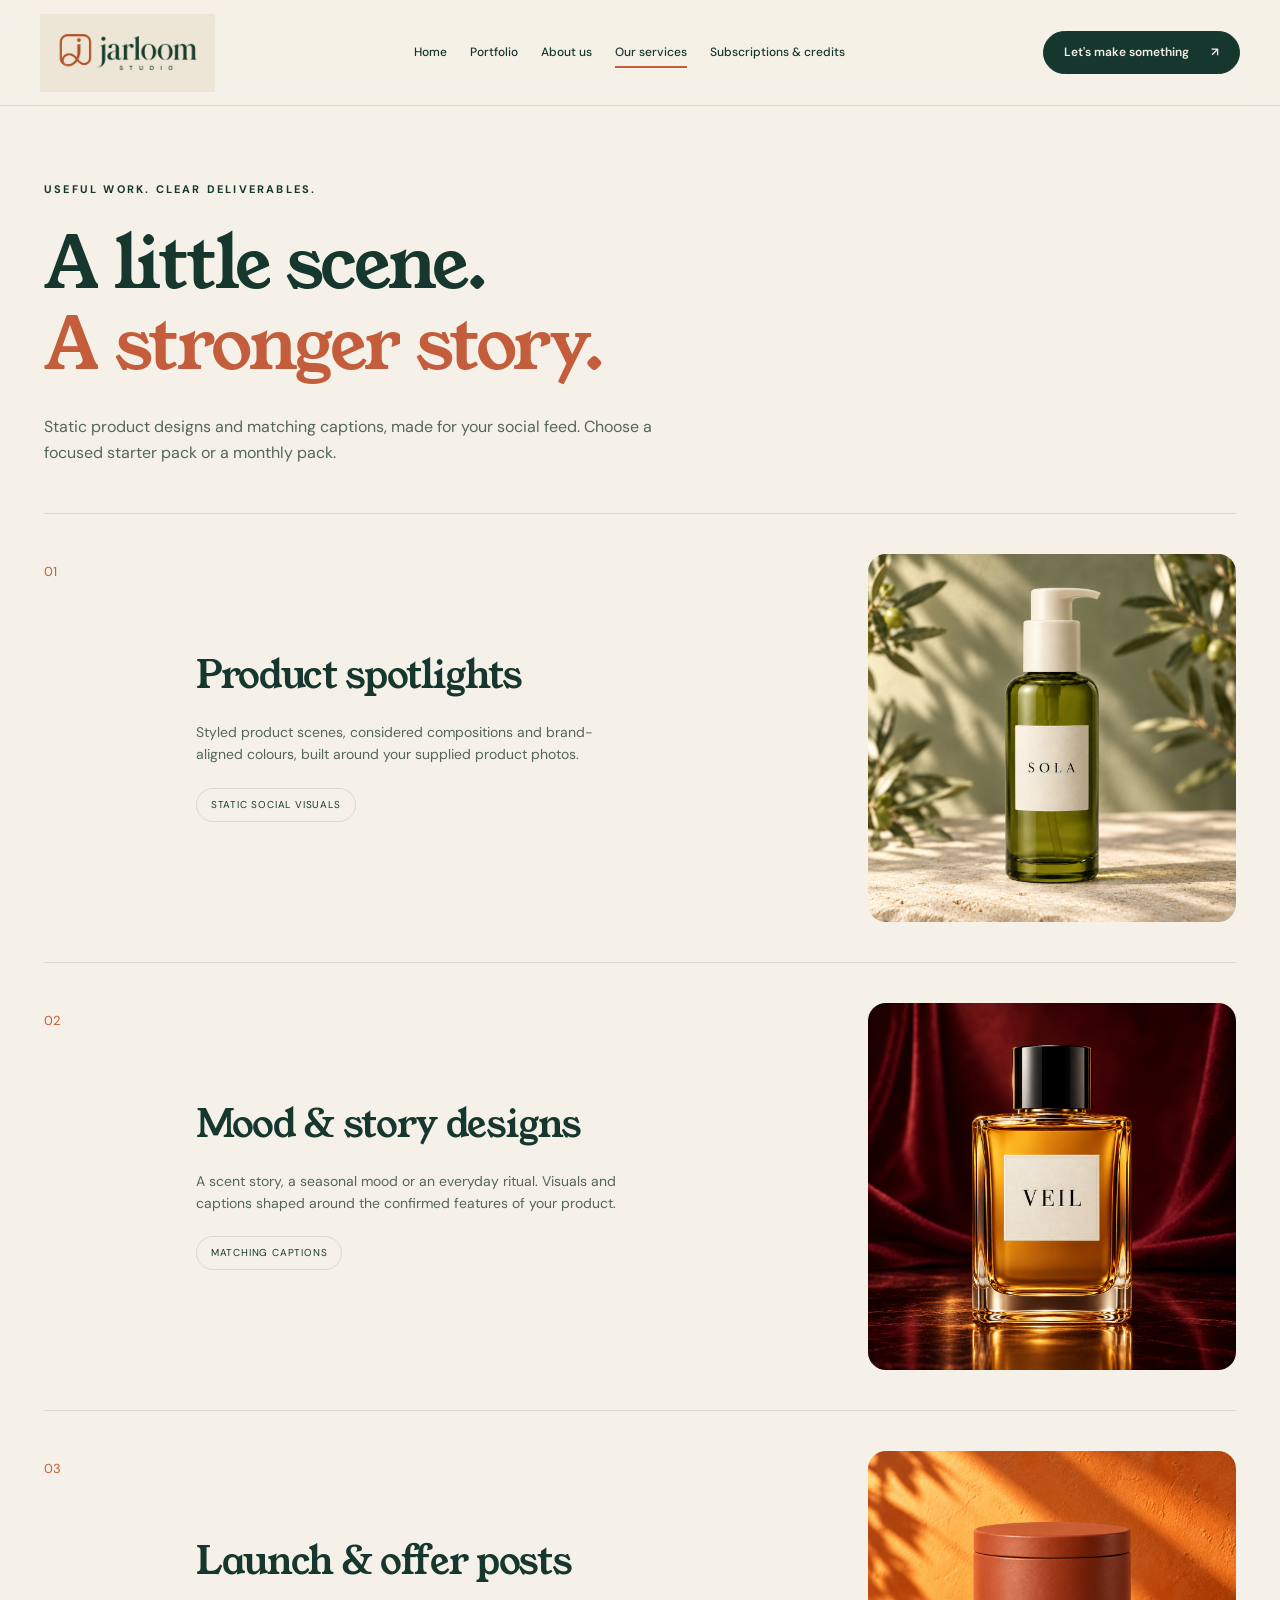
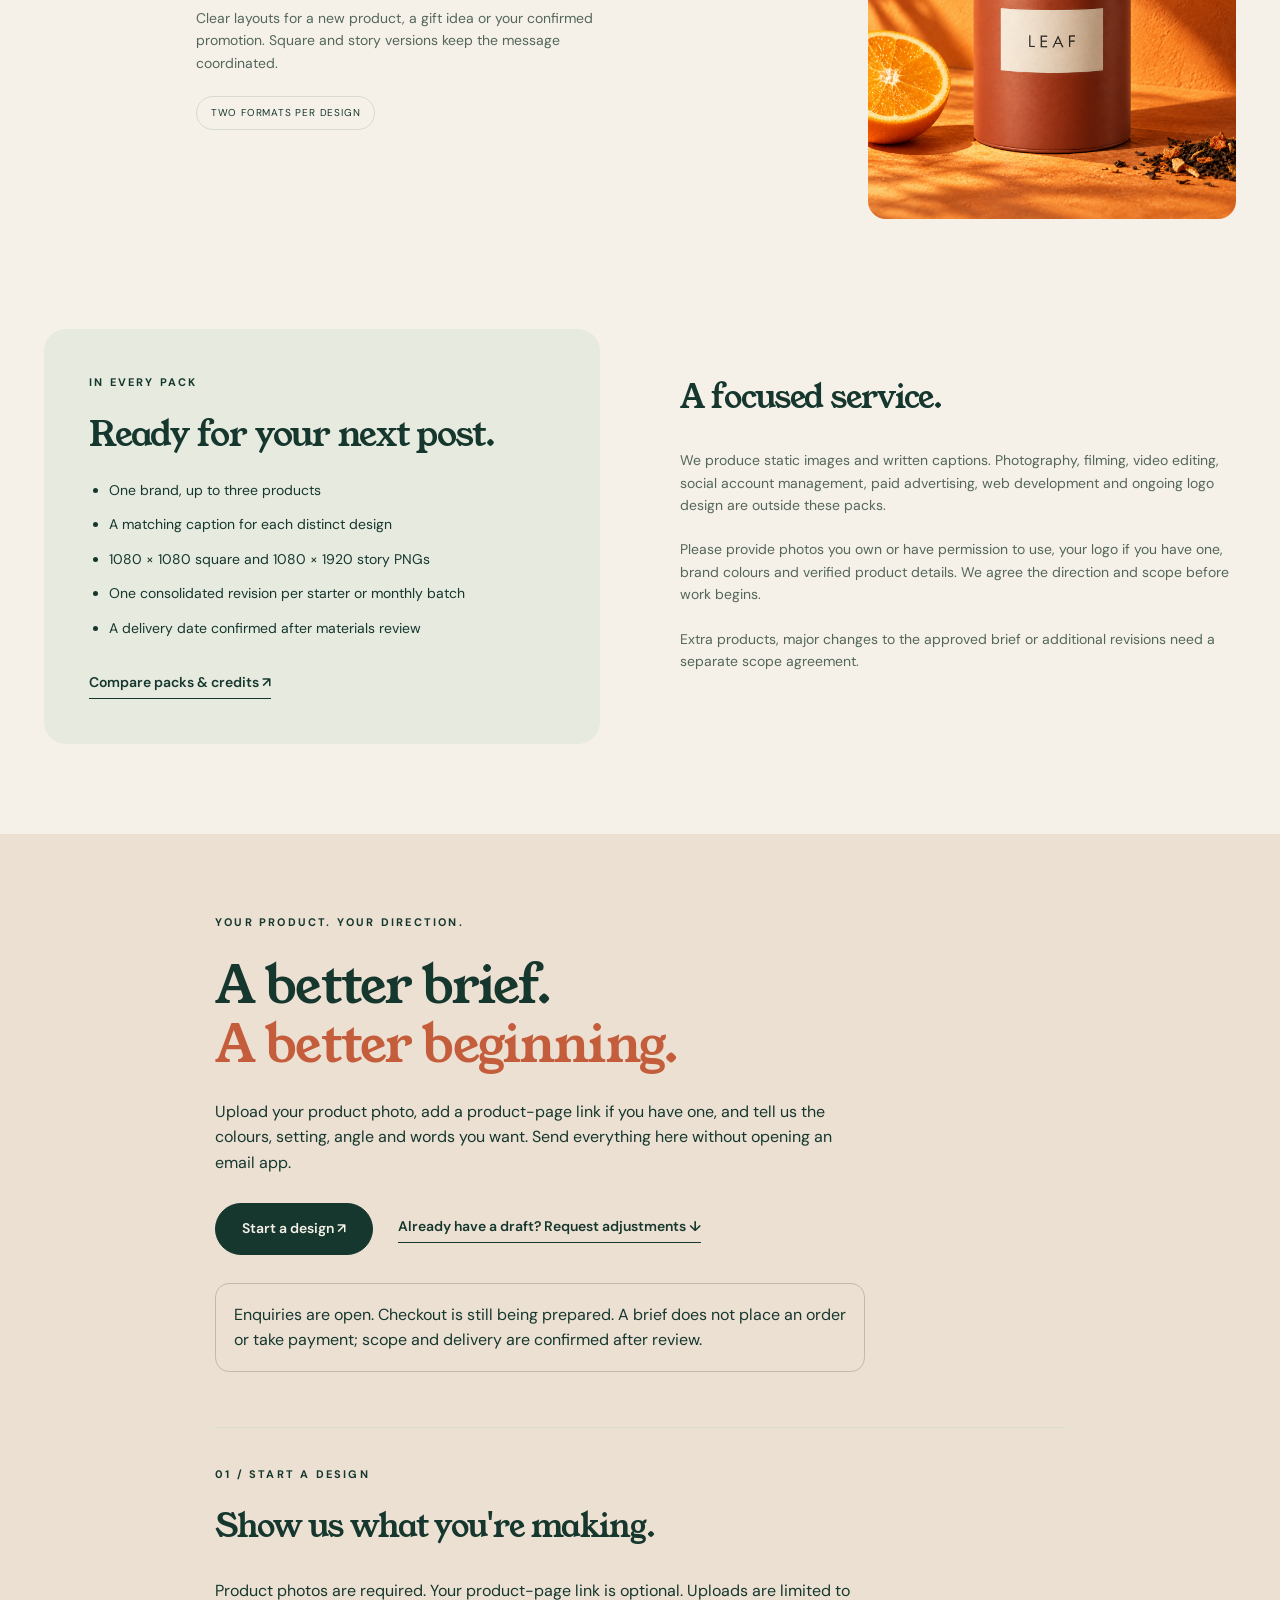
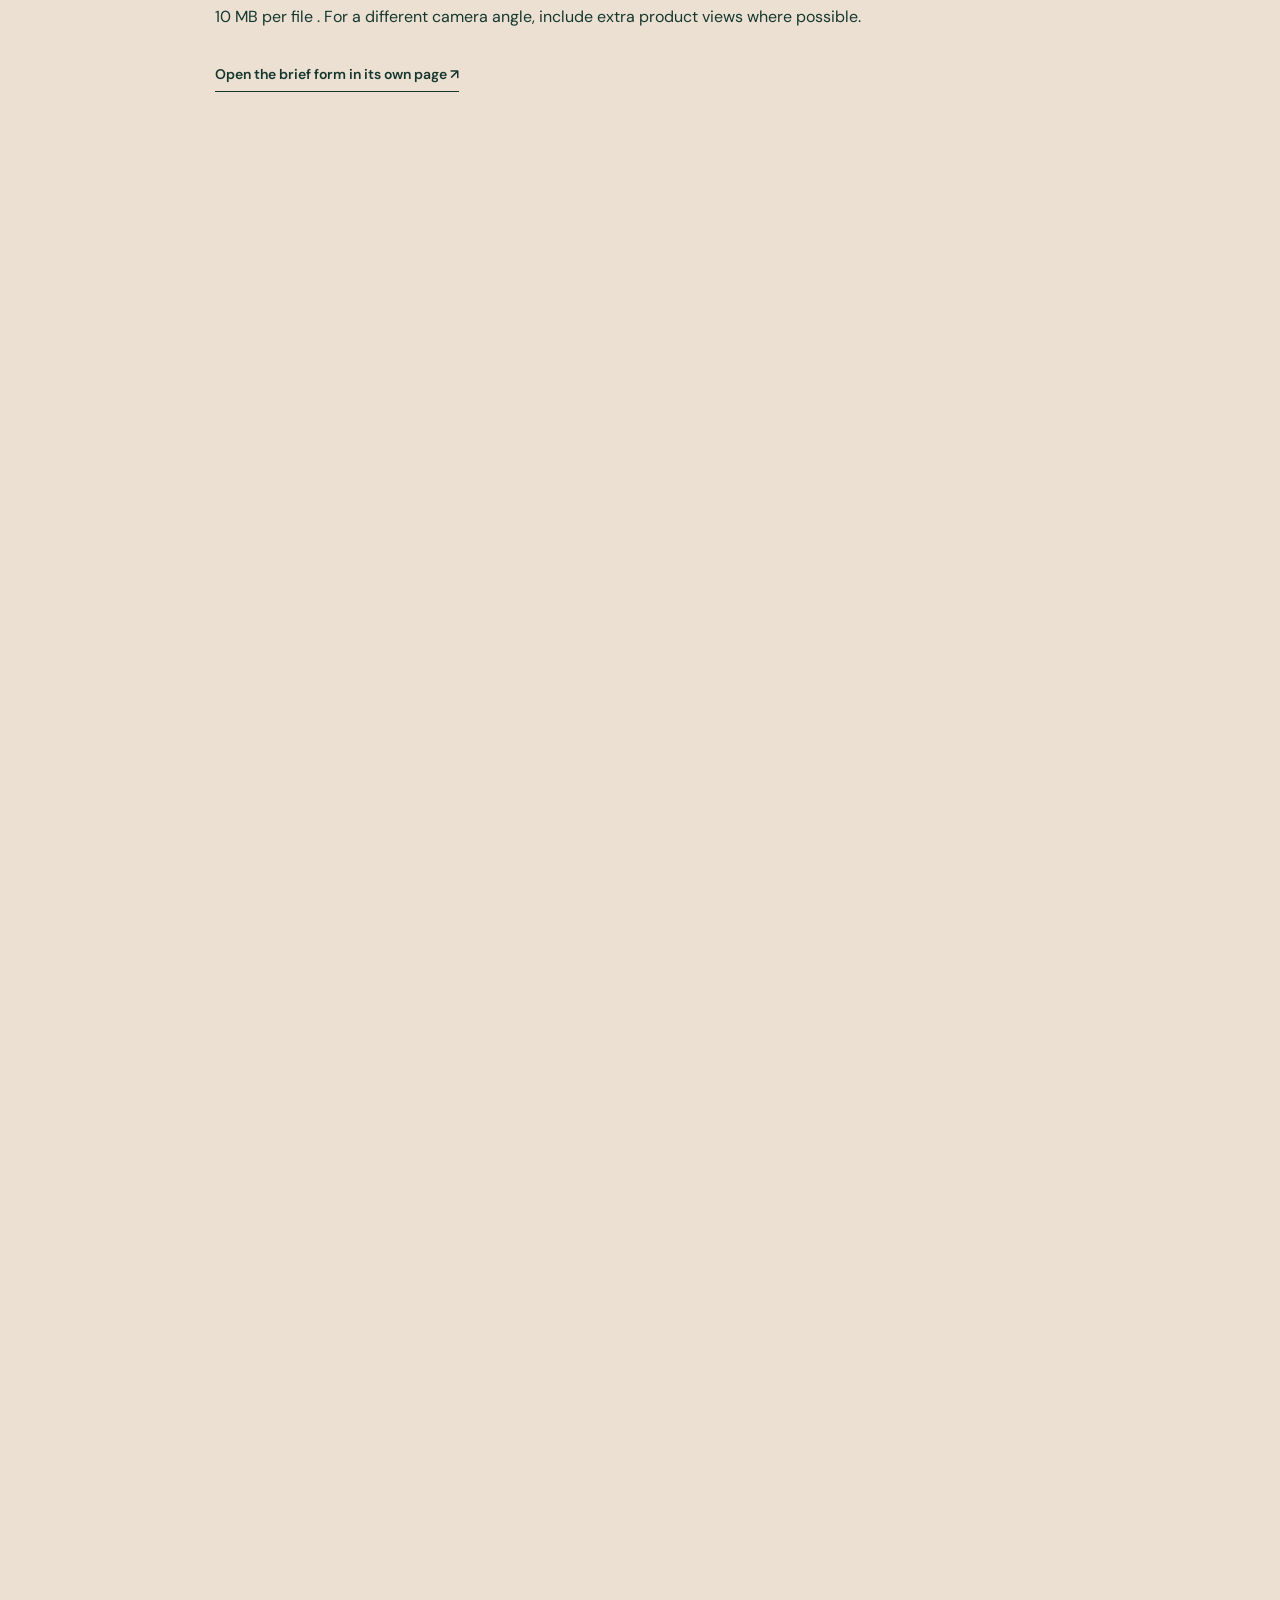
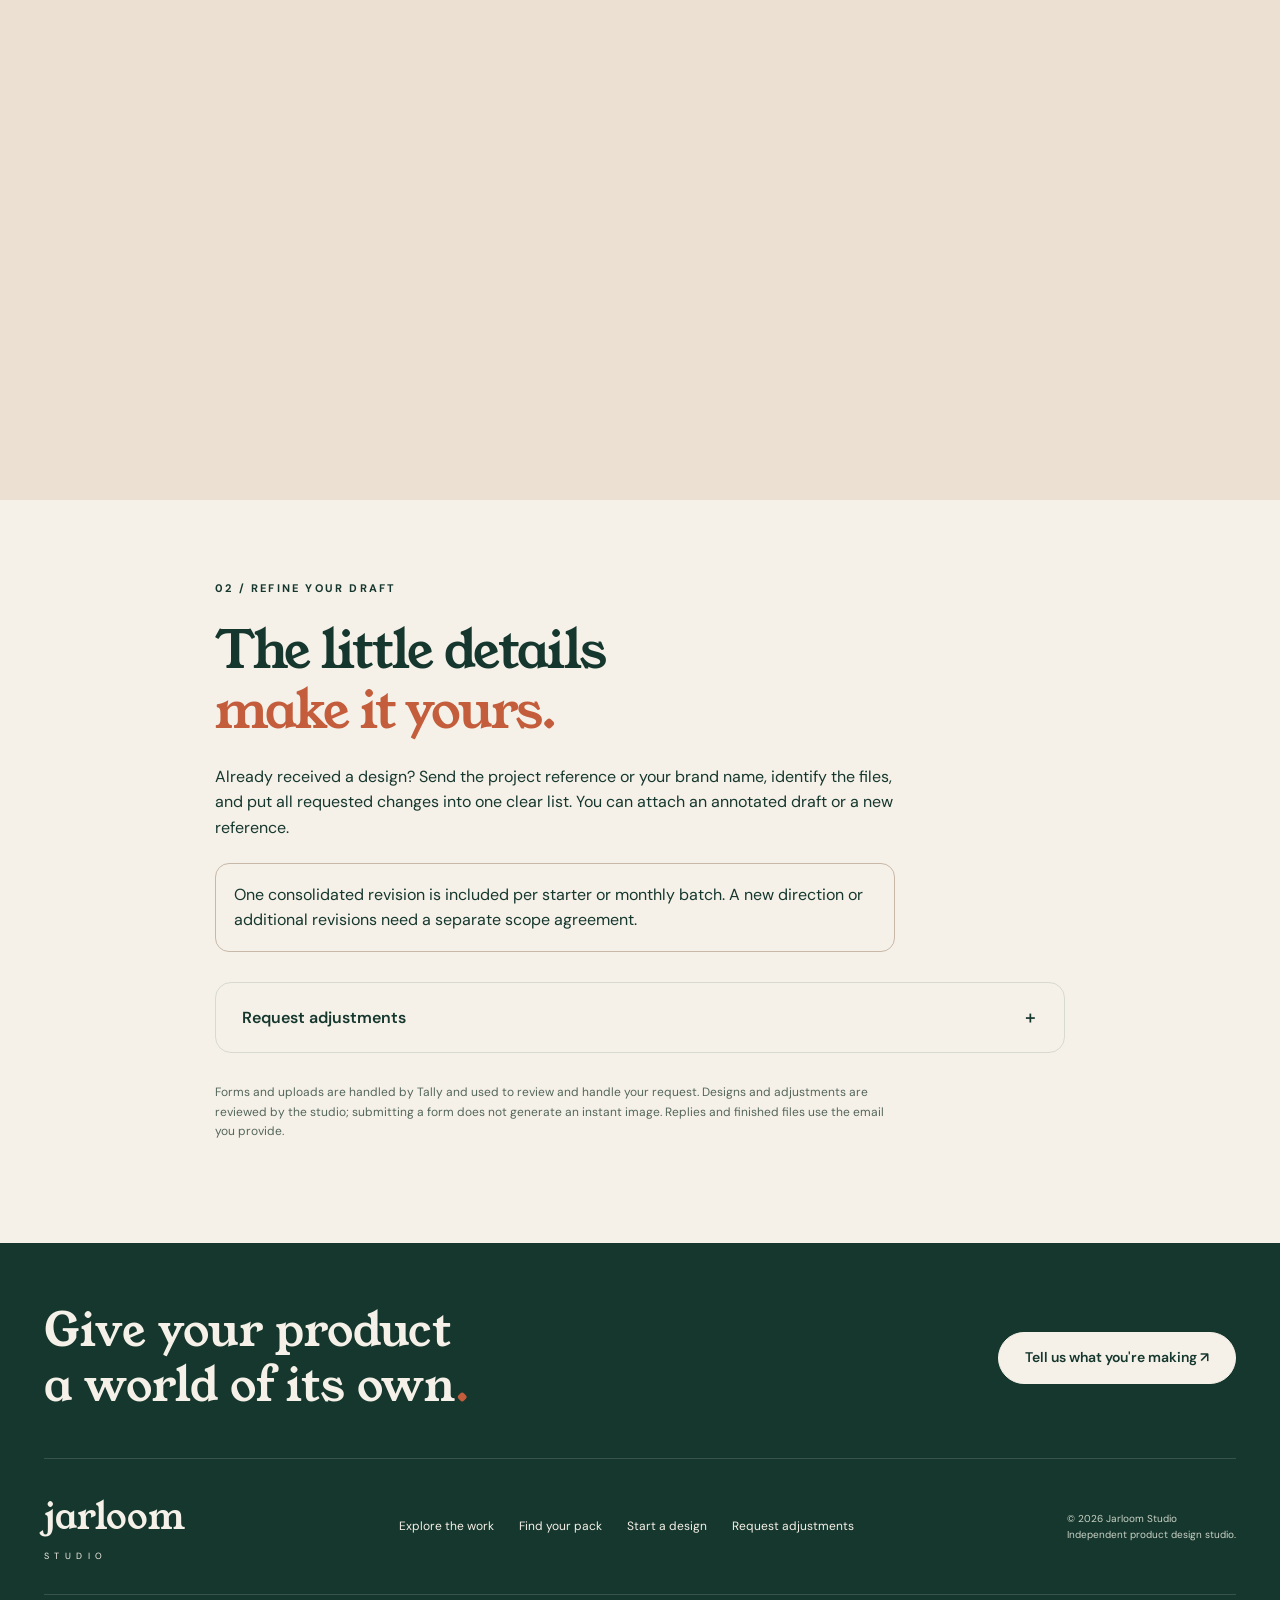
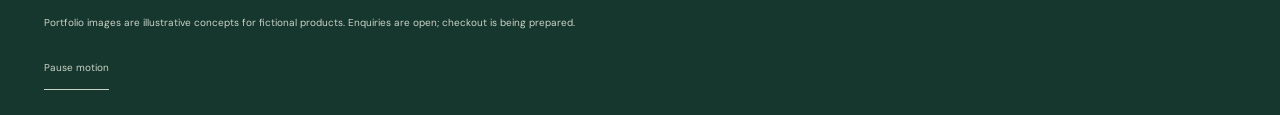
<file: services.html>
<!doctype html><html lang="en"><head><meta charset="utf-8"><meta name="viewport" content="width=device-width,initial-scale=1"><meta name="theme-color" content="#16372e"><meta name="description" content="Static product designs, matching captions and square and story exports, with a clear scope."><title>Our services · Jarloom Studio</title><link rel="canonical" href="https://jarloom-studio.github.io/services.html"><link rel="icon" href="favicon.svg" type="image/svg+xml"><link rel="preconnect" href="https://fonts.googleapis.com"><link rel="preconnect" href="https://fonts.gstatic.com" crossorigin><link href="https://fonts.googleapis.com/css2?family=DM+Sans:wght@400;500;600;700&family=Young+Serif&display=swap" rel="stylesheet"><link rel="stylesheet" href="jarloom-v3.css"><script src="jarloom-v5.js" defer></script><link rel="stylesheet" href="intake.css"><script async src="https://tally.so/widgets/embed.js"></script></head><body><div class="scroll-progress" aria-hidden="true"></div><a class="skip" href="#main">Skip to content</a><header class="site-header"><a class="brand" href="index.html" aria-label="Jarloom Studio home"><img src="jarloom-logo.jpg" alt="Jarloom Studio" width="1600" height="807"></a><button class="menu-toggle" aria-controls="navigation" aria-expanded="false">Menu <span>＋</span></button><nav id="navigation" aria-label="Main navigation"><a href="index.html" >Home</a><a href="portfolio.html" >Portfolio</a><a href="about.html" >About us</a><a href="services.html" aria-current="page">Our services</a><a href="subscriptions.html" >Subscriptions & credits</a></nav><a class="button small header-cta" href="services.html#brief">Let's make something <span>↗</span></a></header><main id="main"><section class="page-intro wrap"><p class="eyebrow reveal">Useful work. Clear deliverables.</p><h1 class="reveal">A little scene.<br><em>A stronger story.</em></h1><p class="intro-copy reveal">Static product designs and matching captions, made for your social feed. Choose a focused starter pack or a monthly pack.</p></section><section class="wrap service-list"><article class="service-row reveal"><span class="service-number">01</span><div><h2>Product spotlights</h2><p>Styled product scenes, considered compositions and brand-aligned colours, built around your supplied product photos.</p><span class="tag">Static social visuals</span></div><img src="skincare-after.png" alt="Botanical skincare product spotlight" width="1254" height="1254" loading="lazy"></article><article class="service-row reveal"><span class="service-number">02</span><div><h2>Mood & story designs</h2><p>A scent story, a seasonal mood or an everyday ritual. Visuals and captions shaped around the confirmed features of your product.</p><span class="tag">Matching captions</span></div><img src="perfume-after.png" alt="Burgundy perfume story scene" width="1254" height="1254" loading="lazy"></article><article class="service-row reveal"><span class="service-number">03</span><div><h2>Launch & offer posts</h2><p>Clear layouts for a new product, a gift idea or your confirmed promotion. Square and story versions keep the message coordinated.</p><span class="tag">Two formats per design</span></div><img src="tea-after.png" alt="Warm citrus tea product scene" width="1254" height="1254" loading="lazy"></article></section><section class="wrap scope-section"><div class="scope-card reveal"><p class="eyebrow">In every pack</p><h2>Ready for your next post.</h2><ul><li>One brand, up to three products</li><li>A matching caption for each distinct design</li><li>1080 × 1080 square and 1080 × 1920 story PNGs</li><li>One consolidated revision per starter or monthly batch</li><li>A delivery date confirmed after materials review</li></ul><a class="text-link" href="subscriptions.html">Compare packs & credits ↗</a></div><div class="scope-copy reveal"><h3>A focused service.</h3><p>We produce static images and written captions. Photography, filming, video editing, social account management, paid advertising, web development and ongoing logo design are outside these packs.</p><p>Please provide photos you own or have permission to use, your logo if you have one, brand colours and verified product details. We agree the direction and scope before work begins.</p><p>Extra products, major changes to the approved brief or additional revisions need a separate scope agreement.</p></div></section><section id="brief" class="brief-section"><div class="wrap intake-intro"><p class="eyebrow reveal">Your product. Your direction.</p><h2 class="reveal">A better brief.<br><em>A better beginning.</em></h2><p>Upload your product photo, add a product-page link if you have one, and tell us the colours, setting, angle and words you want. Send everything here without opening an email app.</p><div class="intake-paths"><a class="button" href="#design-request">Start a design ↗</a><a class="text-link" href="#adjustments">Already have a draft? Request adjustments ↓</a></div><p class="brief-note">Enquiries are open. Checkout is still being prepared. A brief does not place an order or take payment; scope and delivery are confirmed after review.</p></div><div id="design-request" class="wrap intake-form"><div class="intake-form-heading"><p class="eyebrow">01 / Start a design</p><h3>Show us what you're making.</h3><p>Product photos are required. Your product-page link is optional. Uploads are limited to 10 MB per file . For a different camera angle, include extra product views where possible.</p><a class="text-link" href="https://tally.so/r/kdD0M6" target="_blank" rel="noopener">Open the brief form in its own page ↗</a></div><iframe data-tally-src="https://tally.so/embed/kdD0M6?alignLeft=1&amp;hideTitle=1&amp;transparentBackground=1&amp;dynamicHeight=1" loading="lazy" width="100%" height="1900" frameborder="0" marginheight="0" marginwidth="0" title="Jarloom Studio — Start a design"></iframe></div></section><section id="adjustments" class="wrap adjustment-section"><p class="eyebrow reveal">02 / Refine your draft</p><h2 class="reveal">The little details<br><em>make it yours.</em></h2><p>Already received a design? Send the project reference or your brand name, identify the files, and put all requested changes into one clear list. You can attach an annotated draft or a new reference.</p><p class="brief-note">One consolidated revision is included per starter or monthly batch. A new direction or additional revisions need a separate scope agreement.</p><details class="adjustment-details"><summary>Request adjustments <span>＋</span></summary><div class="adjustment-form"><a class="text-link" href="https://tally.so/r/XxVRZO" target="_blank" rel="noopener">Open the adjustment form in its own page ↗</a><iframe data-tally-src="https://tally.so/embed/XxVRZO?alignLeft=1&amp;hideTitle=1&amp;transparentBackground=1&amp;dynamicHeight=1" loading="lazy" width="100%" height="1450" frameborder="0" marginheight="0" marginwidth="0" title="Jarloom Studio — Request adjustments"></iframe></div></details><p class="fine-print">Forms and uploads are handled by Tally and used to review and handle your request. Designs and adjustments are reviewed by the studio; submitting a form does not generate an instant image. Replies and finished files use the email you provide.</p></section></main><footer class="site-footer"><div class="footer-top"><p class="footer-title">Give your product<br>a world of its own<span>.</span></p><a class="button light" href="services.html#brief">Tell us what you're making ↗</a></div><div class="footer-bottom"><a class="footer-wordmark" href="index.html">jarloom <small>STUDIO</small></a><div><a href="portfolio.html">Explore the work</a><a href="subscriptions.html">Find your pack</a><a href="services.html#brief">Start a design</a><a href="services.html#adjustments">Request adjustments</a></div><p>© 2026 Jarloom Studio<br>Independent product design studio.</p></div><p class="footer-note">Portfolio images are illustrative concepts for fictional products. Enquiries are open; checkout is being prepared.</p><button class="motion-toggle" aria-pressed="false">Pause motion</button></footer><button class="back-to-top" aria-label="Back to top" title="Back to top">↑</button></body></html>
</file>
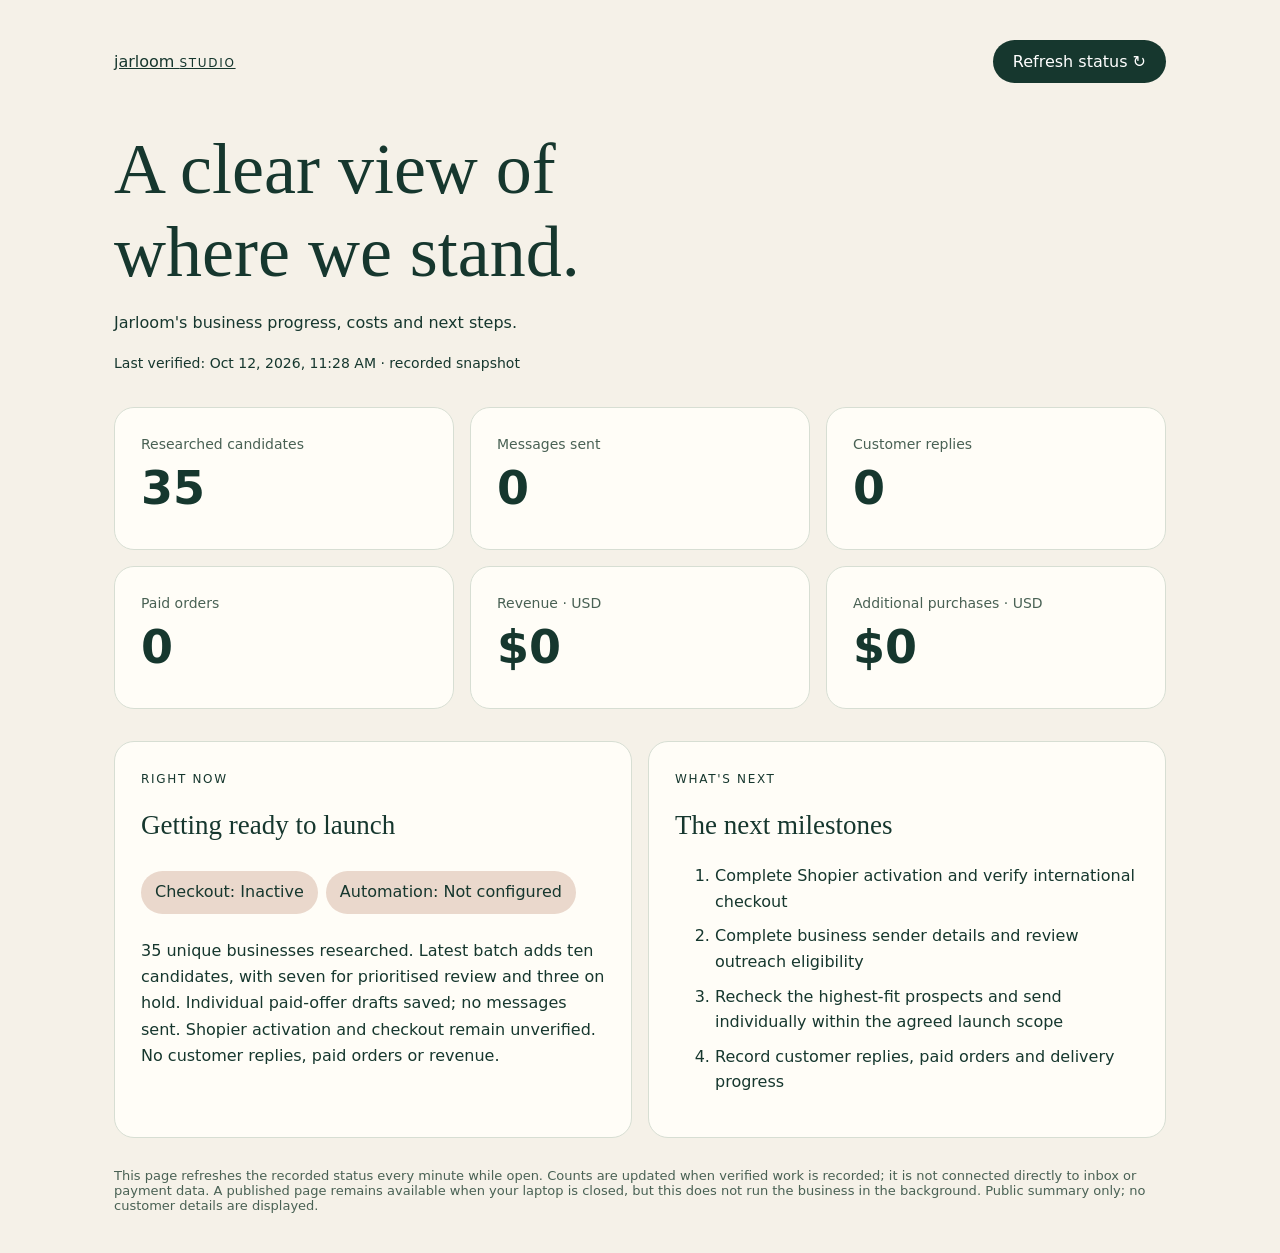
<file: status.html>
<!doctype html>
<html lang="en"><head><meta charset="utf-8"><meta name="viewport" content="width=device-width,initial-scale=1"><meta name="robots" content="noindex"><title>Jarloom · Business status</title><style>
:root{font-family:system-ui,sans-serif;color:#16372e;background:#f5f1e8}*{box-sizing:border-box}body{margin:0}main{max-width:1100px;margin:auto;padding:40px 24px}header{display:flex;justify-content:space-between;align-items:center;gap:20px}a{color:inherit}small,.eyebrow{letter-spacing:.14em;text-transform:uppercase;font-size:12px}h1{font-family:Georgia,serif;font-size:clamp(40px,7vw,72px);font-weight:normal;margin:45px 0 15px}p{line-height:1.65}.grid{display:grid;grid-template-columns:repeat(3,1fr);gap:16px;margin:32px 0}.card,.panel{background:#fffdf7;border:1px solid #d7ded3;border-radius:20px;padding:26px}.value{display:block;font-size:46px;margin:8px 0}.label{font-size:14px;color:#496154}.panels{display:grid;grid-template-columns:1fr 1fr;gap:16px}.badge{display:inline-block;border-radius:30px;background:#ead8cc;padding:8px 14px;margin:8px 8px 8px 0}button{font:inherit;border:0;border-radius:30px;background:#16372e;color:white;padding:12px 20px;cursor:pointer}button:focus-visible,a:focus-visible{outline:3px solid #c45d3b;outline-offset:4px}li{line-height:1.6;margin:9px 0}footer{font-size:13px;margin-top:30px;color:#496154}#fresh{font-size:14px}h2{font-family:Georgia,serif;font-weight:normal;font-size:27px}@media(max-width:650px){.grid{grid-template-columns:1fr 1fr}.panels{grid-template-columns:1fr}.card{padding:20px}.value{font-size:36px}header{align-items:flex-start}}@media(prefers-reduced-motion:no-preference){.card{animation:enter .6s both}@keyframes enter{from{opacity:0;transform:translateY(12px)}to{opacity:1;transform:none}}}
</style></head><body><main><header><a href="/">jarloom <small>studio</small></a><button id="refresh">Refresh status ↻</button></header><h1>A clear view of<br>where we stand.</h1><p>Jarloom's business progress, costs and next steps.</p><p id="fresh" aria-live="polite">Loading the latest recorded status…</p><section class="grid" aria-label="Business counts">
<article class="card"><span class="label">Researched candidates</span><strong class="value" id="candidates">15</strong></article><article class="card"><span class="label">Messages sent</span><strong class="value" id="messages">0</strong></article><article class="card"><span class="label">Customer replies</span><strong class="value" id="replies">0</strong></article><article class="card"><span class="label">Paid orders</span><strong class="value" id="orders">0</strong></article><article class="card"><span class="label">Revenue · USD</span><strong class="value" id="revenue">$0</strong></article><article class="card"><span class="label">Additional purchases · USD</span><strong class="value" id="purchases">$0</strong></article></section><div class="panels"><section class="panel"><span class="eyebrow">Right now</span><h2>Getting ready to launch</h2><p><span class="badge" id="checkout">Checkout: inactive</span><span class="badge" id="automation">Automation: not configured</span></p><p id="currentWork">Website redesign in progress.</p></section><section class="panel"><span class="eyebrow">What's next</span><h2>The next milestones</h2><ol id="nextSteps"></ol></section></div><footer>This page refreshes the recorded status every minute while open. Counts are updated when verified work is recorded; it is not connected directly to inbox or payment data. A published page remains available when your laptop is closed, but this does not run the business in the background. Public summary only; no customer details are displayed.</footer></main><script>
async function loadStatus(){const button=document.getElementById('refresh');button.disabled=true;try{const response=await fetch('status.json?t='+Date.now(),{cache:'no-store'});if(!response.ok)throw Error('Unavailable');const data=await response.json();for(const key of ['candidates','messages','replies','orders','revenue','purchases'])document.getElementById(key).textContent=(['revenue','purchases'].includes(key)?'$':'')+data[key];document.getElementById('checkout').textContent='Checkout: '+data.checkout;document.getElementById('automation').textContent='Automation: '+data.automation;document.getElementById('currentWork').textContent=data.currentWork;document.getElementById('fresh').textContent='Last verified: '+new Date(data.verifiedAt).toLocaleString(undefined,{dateStyle:'medium',timeStyle:'short'})+' · recorded snapshot';document.getElementById('nextSteps').replaceChildren(...data.nextSteps.map(text=>{const li=document.createElement('li');li.textContent=text;return li}));}catch(error){document.getElementById('fresh').textContent='Could not load the latest record. Refresh to try again; visible counts may be older.'}finally{button.disabled=false}}document.getElementById('refresh').addEventListener('click',loadStatus);loadStatus();setInterval(loadStatus,60000);
</script></body></html>
</file>
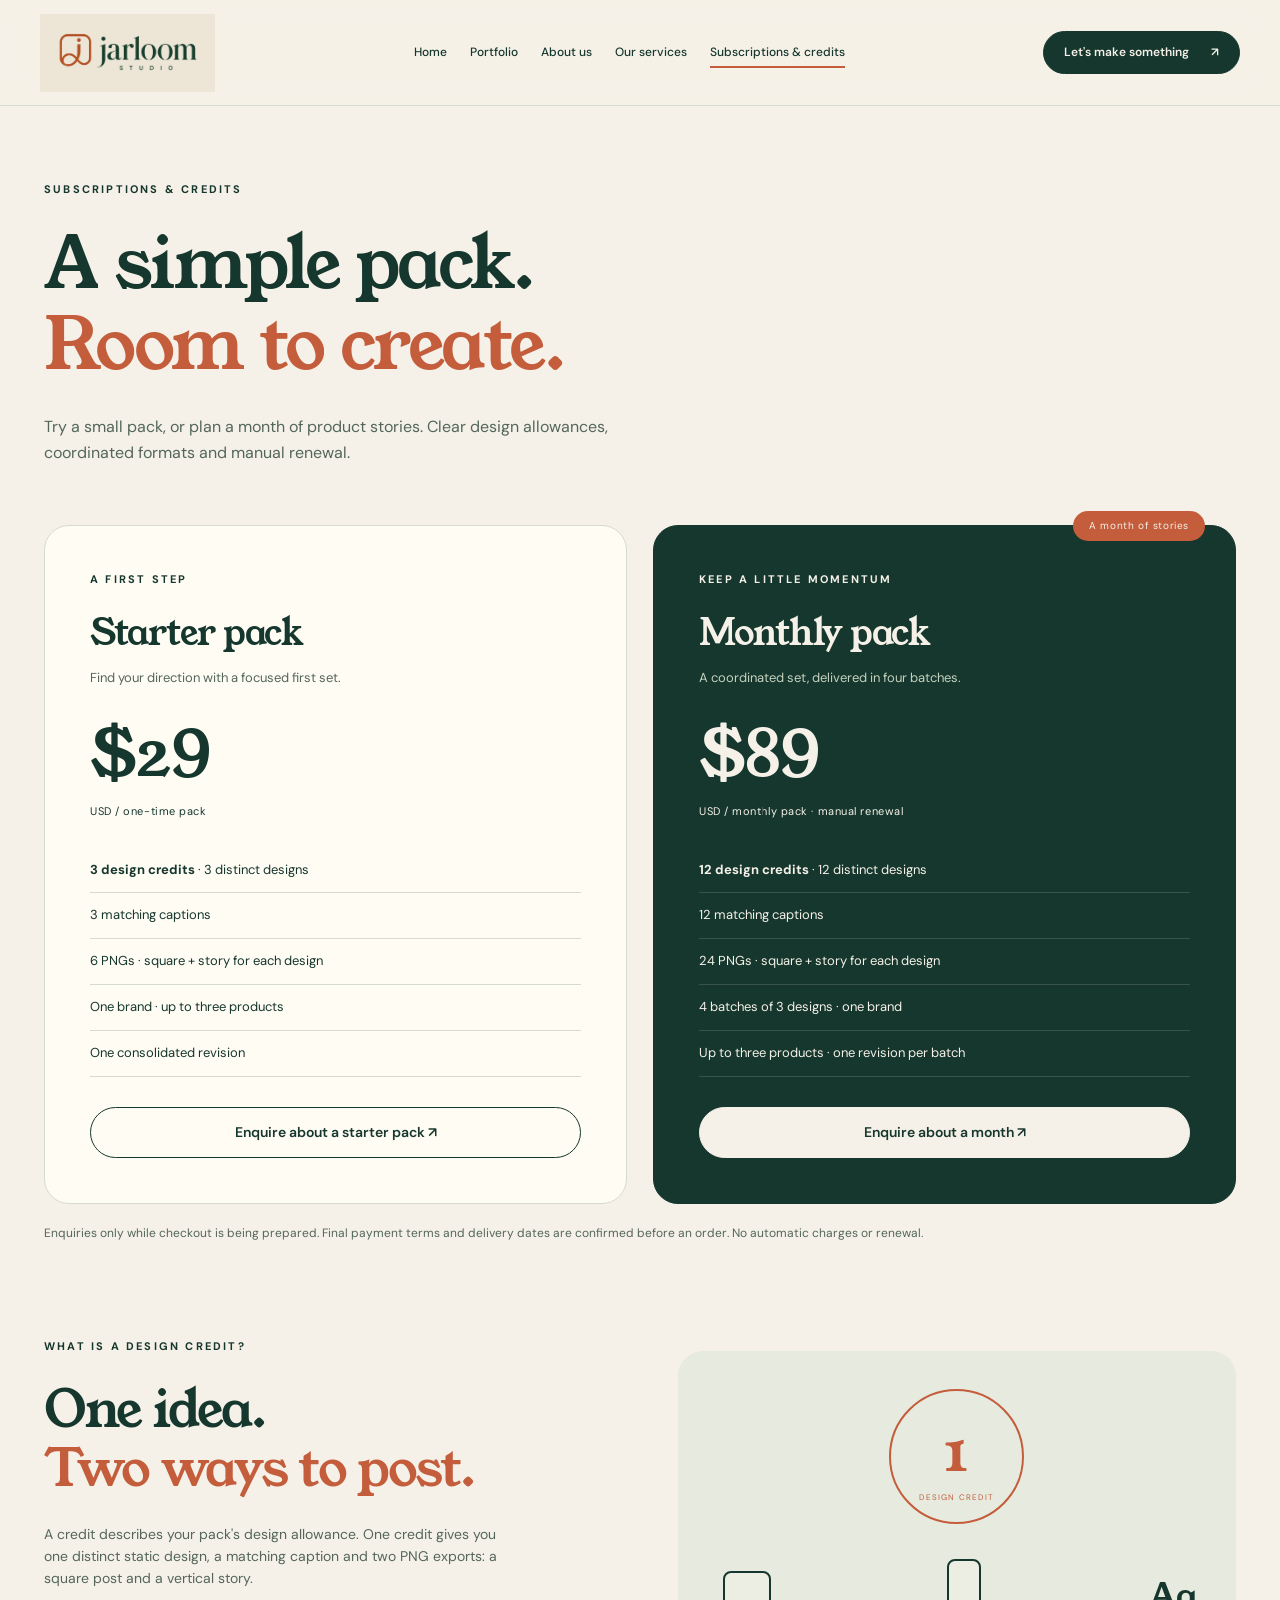
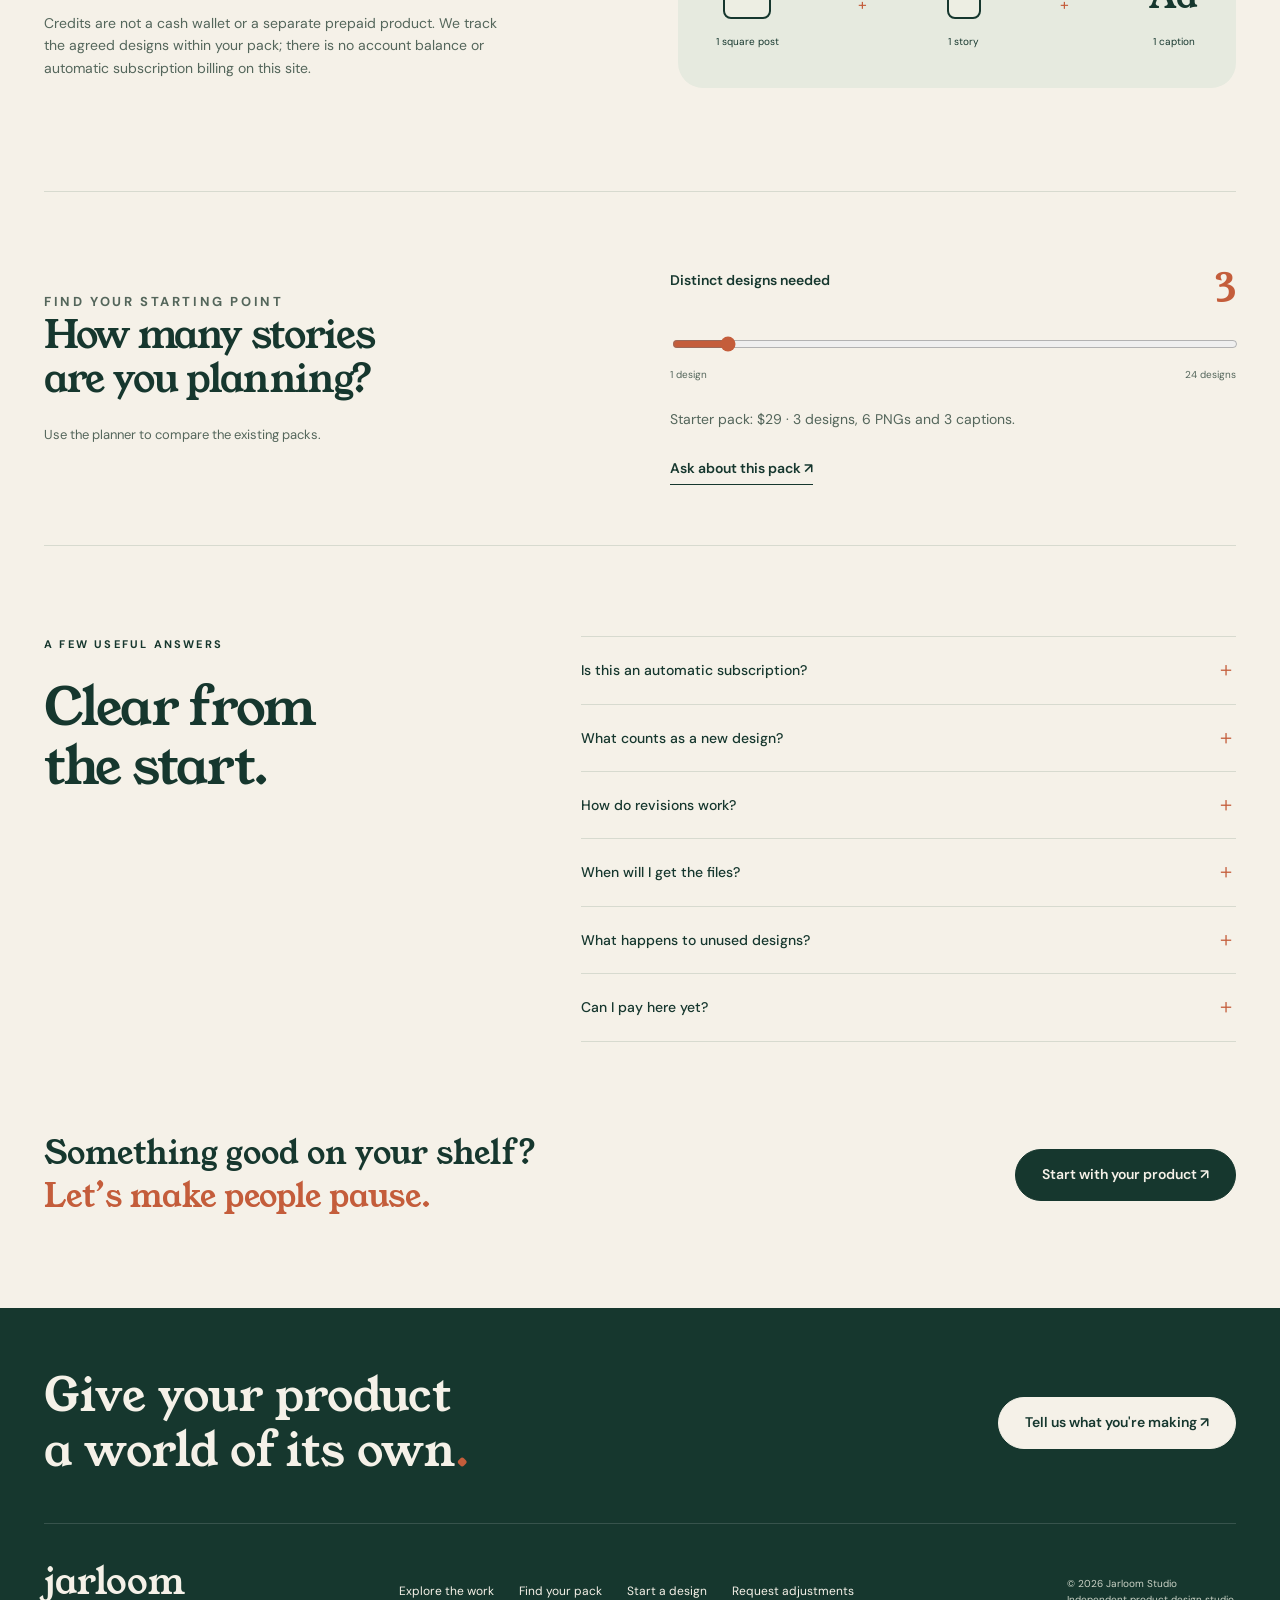
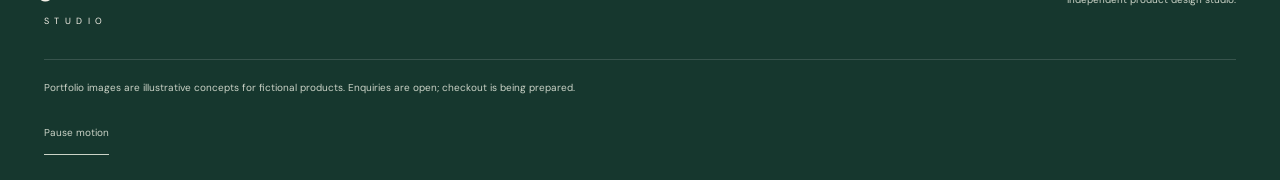
<file: subscriptions.html>
<!doctype html><html lang="en"><head><meta charset="utf-8"><meta name="viewport" content="width=device-width,initial-scale=1"><meta name="theme-color" content="#16372e"><meta name="description" content="Compare the $29 starter and $89 monthly pack. Understand design credits and manual renewal."><title>Subscriptions & credits · Jarloom Studio</title><link rel="canonical" href="https://jarloom-studio.github.io/subscriptions.html"><link rel="icon" href="favicon.svg" type="image/svg+xml"><link rel="preconnect" href="https://fonts.googleapis.com"><link rel="preconnect" href="https://fonts.gstatic.com" crossorigin><link href="https://fonts.googleapis.com/css2?family=DM+Sans:wght@400;500;600;700&family=Young+Serif&display=swap" rel="stylesheet"><link rel="stylesheet" href="jarloom-v3.css"><script src="jarloom-v5.js" defer></script></head><body><div class="scroll-progress" aria-hidden="true"></div><a class="skip" href="#main">Skip to content</a><header class="site-header"><a class="brand" href="index.html" aria-label="Jarloom Studio home"><img src="jarloom-logo.jpg" alt="Jarloom Studio" width="1600" height="807"></a><button class="menu-toggle" aria-controls="navigation" aria-expanded="false">Menu <span>＋</span></button><nav id="navigation" aria-label="Main navigation"><a href="index.html" >Home</a><a href="portfolio.html" >Portfolio</a><a href="about.html" >About us</a><a href="services.html" >Our services</a><a href="subscriptions.html" aria-current="page">Subscriptions & credits</a></nav><a class="button small header-cta" href="services.html#brief">Let's make something <span>↗</span></a></header><main id="main"><section class="page-intro wrap"><p class="eyebrow reveal">Subscriptions & credits</p><h1 class="reveal">A simple pack.<br><em>Room to create.</em></h1><p class="intro-copy reveal">Try a small pack, or plan a month of product stories. Clear design allowances, coordinated formats and manual renewal.</p></section><section class="wrap pricing-grid"><article class="pricing-card reveal"><p class="eyebrow">A first step</p><h2>Starter pack</h2><p>Find your direction with a focused first set.</p><div class="price">$29<small>USD / one-time pack</small></div><ul><li><strong>3 design credits</strong> · 3 distinct designs</li><li>3 matching captions</li><li>6 PNGs · square + story for each design</li><li>One brand · up to three products</li><li>One consolidated revision</li></ul><a class="button outline" href="services.html?pack=trial#brief">Enquire about a starter pack ↗</a></article><article class="pricing-card featured reveal"><span class="pricing-flag">A month of stories</span><p class="eyebrow">Keep a little momentum</p><h2>Monthly pack</h2><p>A coordinated set, delivered in four batches.</p><div class="price">$89<small>USD / monthly pack · manual renewal</small></div><ul><li><strong>12 design credits</strong> · 12 distinct designs</li><li>12 matching captions</li><li>24 PNGs · square + story for each design</li><li>4 batches of 3 designs · one brand</li><li>Up to three products · one revision per batch</li></ul><a class="button light" href="services.html?pack=monthly#brief">Enquire about a month ↗</a></article></section><p class="wrap fine-print pricing-disclaimer">Enquiries only while checkout is being prepared. Final payment terms and delivery dates are confirmed before an order. No automatic charges or renewal.</p><section class="wrap credits-section"><div class="reveal"><p class="eyebrow">What is a design credit?</p><h2>One idea.<br><em>Two ways to post.</em></h2><p>A credit describes your pack's design allowance. One credit gives you one distinct static design, a matching caption and two PNG exports: a square post and a vertical story.</p><p>Credits are not a cash wallet or a separate prepaid product. We track the agreed designs within your pack; there is no account balance or automatic subscription billing on this site.</p></div><div class="credit-visual reveal"><span class="credit-token">1<span>DESIGN CREDIT</span></span><div class="credit-outputs"><div><span class="format-square"></span><p>1 square post</p></div><b>+</b><div><span class="format-story"></span><p>1 story</p></div><b>+</b><div><span class="format-caption">Aa</span><p>1 caption</p></div></div></div></section><section class="wrap planner reveal"><div><p class="eyebrow">Find your starting point</p><h2>How many stories<br>are you planning?</h2><p>Use the planner to compare the existing packs.</p></div><div class="planner-control"><label for="design-count">Distinct designs needed <output id="design-output" for="design-count">3</output></label><input id="design-count" type="range" min="1" max="24" value="3"><div class="range-ends"><span>1 design</span><span>24 designs</span></div><p id="planner-result" aria-live="polite">Starter pack: $29 · 3 designs, 6 PNGs and 3 captions.</p><a id="planner-link" class="text-link" href="services.html?pack=trial#brief">Ask about this pack ↗</a></div></section><section class="wrap faq-section"><div class="reveal"><p class="eyebrow">A few useful answers</p><h2>Clear from<br>the start.</h2></div><div class="faq reveal"><details><summary>Is this an automatic subscription?</summary><p>No. The monthly pack renews manually after you agree the next month's scope. This website does not create recurring payments.</p></details><details><summary>What counts as a new design?</summary><p>A distinct concept or composition uses one design credit. Its square and story adaptations are included; they do not use two extra credits.</p></details><details><summary>How do revisions work?</summary><p>The starter includes one consolidated revision. The monthly pack includes one consolidated revision for each of its four batches. Send your feedback together so it can be addressed coherently.</p></details><details><summary>When will I get the files?</summary><p>We confirm a delivery date after reviewing your photos, brand materials and brief. Monthly batch dates are agreed before the pack begins.</p></details><details><summary>What happens to unused designs?</summary><p>Batch scheduling and any unused design allowance are agreed in the written scope before payment. There is no automatic rollover, cash balance or expiry rule on this site.</p></details><details><summary>Can I pay here yet?</summary><p>Checkout is being prepared. You can enquire now; we confirm a verified payment route before accepting a paid order.</p></details></div></section><section class="cta-strip wrap reveal"><p>Something good on your shelf?<br><em>Let’s make people pause.</em></p><a class="button" href="services.html#brief">Start with your product ↗</a></section></main><footer class="site-footer"><div class="footer-top"><p class="footer-title">Give your product<br>a world of its own<span>.</span></p><a class="button light" href="services.html#brief">Tell us what you're making ↗</a></div><div class="footer-bottom"><a class="footer-wordmark" href="index.html">jarloom <small>STUDIO</small></a><div><a href="portfolio.html">Explore the work</a><a href="subscriptions.html">Find your pack</a><a href="services.html#brief">Start a design</a><a href="services.html#adjustments">Request adjustments</a></div><p>© 2026 Jarloom Studio<br>Independent product design studio.</p></div><p class="footer-note">Portfolio images are illustrative concepts for fictional products. Enquiries are open; checkout is being prepared.</p><button class="motion-toggle" aria-pressed="false">Pause motion</button></footer><button class="back-to-top" aria-label="Back to top" title="Back to top">↑</button></body></html>
</file>
<file: jarloom-v3.css>
:root{--paper:#f5f1e8;--ink:#16372e;--orange:#c45d3b;--muted:#54665b;--line:#d7dacf;--serif:'Young Serif',Georgia,serif;--sans:'DM Sans',Arial,sans-serif}*{box-sizing:border-box}html{scroll-behavior:smooth;scroll-padding-top:115px}body{margin:0;background:var(--paper);color:var(--ink);font-family:var(--sans);font-size:16px;line-height:1.6}img{display:block;max-width:100%;height:auto}a{color:inherit;text-decoration:none}button,input,select,textarea{font:inherit}button,a,input,select,textarea{-webkit-tap-highlight-color:transparent}button{cursor:pointer}h1,h2,h3,p{margin-top:0}h1,h2,h3{font-family:var(--serif);font-weight:400;line-height:1.13;letter-spacing:-.035em}h1{font-size:clamp(44px,5.65vw,78px);margin-bottom:28px}h2{font-size:clamp(34px,4.1vw,54px);margin-bottom:24px}h3{font-size:27px;line-height:1.2}h1 em,h2 em,.cta-strip em{font-style:normal;color:var(--orange)}h2 span,.footer-title span{color:var(--orange)}p{margin-bottom:22px}a,button{touch-action:manipulation}a:focus-visible,button:focus-visible,input:focus-visible,select:focus-visible,textarea:focus-visible,summary:focus-visible{outline:3px solid var(--orange);outline-offset:5px}.wrap{width:min(1240px,calc(100% - 88px));margin:auto}.section{padding:105px 0}.eyebrow{font-size:11px;text-transform:uppercase;letter-spacing:.2em;font-weight:700;margin-bottom:24px}.button{display:inline-flex;justify-content:center;align-items:center;gap:22px;border:1px solid var(--ink);border-radius:99px;padding:15px 26px;background:var(--ink);color:var(--paper);font-size:14px;line-height:1.4;font-weight:600;transition:transform .25s,background .25s}.button:hover{transform:translateY(-3px);background:#285647}.button.small{padding:12px 20px;font-size:12px}.button.light{background:var(--paper);color:var(--ink);border-color:var(--paper)}.button.outline{background:transparent;color:var(--ink)}.text-link{display:inline-block;border:0;padding:0 0 5px;background:none;border-bottom:1px solid currentColor;font-size:14px;font-weight:600;transition:color .2s}.text-link:hover{color:var(--orange)}.site-header{height:106px;display:flex;align-items:center;justify-content:space-between;padding:0 40px;border-bottom:1px solid var(--line);background:rgba(245,241,232,.96);position:sticky;top:0;z-index:50;backdrop-filter:blur(14px)}.brand{display:block;width:175px;height:78px;overflow:hidden;flex-shrink:0}.brand img{width:215px;max-width:none;height:auto;transform:translate(-20px,-14px);mix-blend-mode:multiply}.site-header nav{display:flex;gap:23px;align-items:center}.site-header nav a{font-size:12px;font-weight:500;position:relative;padding:10px 0}.site-header nav a:after{position:absolute;content:'';bottom:4px;left:0;height:2px;background:var(--orange);width:0;transition:width .2s}.site-header nav a:hover:after,.site-header nav a[aria-current]:after{width:100%}.menu-toggle{display:none}.skip{position:fixed;top:-100px;left:20px;z-index:100;padding:12px 20px;background:var(--ink);color:white}.skip:focus{top:8px}.hero{display:grid;grid-template-columns:1.04fr 1fr;gap:60px;padding-top:65px;padding-bottom:82px;align-items:center}.hero-copy>p:not(.eyebrow){max-width:470px;font-size:16px;color:var(--muted)}.hero-actions{display:flex;align-items:center;gap:28px;margin-top:32px;flex-wrap:wrap}.hero-detail{display:flex;align-items:center;gap:18px;margin-top:48px}.hero-detail p{font-size:12px;margin:0;color:var(--muted)}.hero-detail strong{font-weight:500}.loop-mark{width:52px;height:52px;display:grid;place-items:center;border:2px solid var(--orange);border-radius:18px;color:var(--orange);font:44px/.8 Georgia;flex-shrink:0;padding-bottom:10px}.hero-art{position:relative}.hero-image{border-radius:160px 160px 24px 24px;overflow:hidden;border:1px solid rgba(22,55,46,.12);aspect-ratio:1/1.05}.hero-image img{width:100%;height:100%;object-fit:cover;transition:opacity .25s,transform .7s}.hero-image:hover img{transform:scale(1.025)}.art-note{position:absolute;right:-20px;top:38px;background:var(--paper);border:1px solid var(--ink);border-radius:50%;width:117px;height:117px;display:flex;flex-direction:column;justify-content:center;text-align:center;font-size:12px;line-height:1.35;transform:rotate(10deg)}.art-note em{font:20px var(--serif);color:var(--orange)}.mood-picker{position:absolute;bottom:20px;left:50%;transform:translateX(-50%);background:rgba(245,241,232,.96);border:1px solid var(--line);border-radius:99px;display:flex;align-items:center;gap:5px;padding:8px;white-space:nowrap;box-shadow:0 8px 25px #16372e0c}.mood-picker>span{font-size:10px;letter-spacing:.06em;margin:0 9px}.mood-picker button{border:0;padding:11px 14px;border-radius:99px;background:transparent;color:var(--ink);font-size:12px}.mood-picker button.active{background:var(--ink);color:var(--paper)}.ticker{overflow:hidden;border-top:1px solid var(--line);border-bottom:1px solid var(--line);padding:17px 0;background:#e8ecdf}.ticker div{display:flex;align-items:center;gap:36px;width:max-content;font-size:11px;letter-spacing:.18em;font-weight:600;animation:marquee 40s linear infinite}.ticker span{font-size:24px;color:var(--orange)}@keyframes marquee{to{transform:translateX(-50%)}}.section-heading{display:flex;justify-content:space-between;align-items:flex-end;gap:30px;margin-bottom:40px}.section-heading h2{margin:0}.side-copy{color:var(--muted);font-size:14px;margin-bottom:0}.example-grid{display:grid;grid-template-columns:1fr 1fr;gap:58px 32px}.home-examples{grid-template-columns:repeat(3,1fr);gap:24px}.example-card[hidden]{display:none}.compare{position:relative;aspect-ratio:1;background:white;border-radius:20px;overflow:hidden;isolation:isolate}.compare img{position:absolute;width:100%;height:100%;object-fit:cover;inset:0;user-select:none;pointer-events:none}.compare .after{clip-path:inset(0 calc(100% - var(--reveal)) 0 0);z-index:1}.compare-labels{position:absolute;top:18px;left:18px;right:18px;display:flex;justify-content:space-between;z-index:3;pointer-events:none}.compare-labels span{background:rgba(245,241,232,.93);color:var(--ink);border-radius:50px;padding:6px 13px;font-size:10px;font-weight:600;text-transform:uppercase;letter-spacing:.1em}.compare-divider{position:absolute;z-index:2;left:var(--reveal);top:0;bottom:0;width:2px;background:var(--paper);transform:translateX(-50%);pointer-events:none;box-shadow:0 0 5px #0003}.compare-divider span{position:absolute;top:50%;left:50%;transform:translate(-50%,-50%);width:44px;height:44px;border-radius:50%;background:var(--paper);color:var(--ink);display:grid;place-items:center;font-size:22px;font-weight:600;box-shadow:0 2px 15px #0002;word-spacing:4px}.compare input[type=range]{position:absolute;inset:0;width:100%;height:100%;opacity:0;z-index:4;cursor:ew-resize;margin:0;touch-action:pan-y}.compare:focus-within{outline:3px solid var(--orange);outline-offset:5px}.drag-hint{position:absolute;z-index:2;bottom:18px;left:50%;transform:translateX(-50%);color:var(--ink);background:rgba(245,241,232,.91);border-radius:50px;padding:7px 14px;font-size:10px;white-space:nowrap;pointer-events:none}.example-info{padding:22px 2px 0}.example-meta{display:flex;justify-content:space-between;font-size:10px;text-transform:uppercase;letter-spacing:.12em;color:var(--muted);margin-bottom:12px}.example-info h3{margin-bottom:9px;font-size:29px}.example-info p{color:var(--muted);font-size:13px;margin-bottom:16px}.example-description{max-width:500px}.compare-buttons{display:flex;justify-content:space-between;border-top:1px solid var(--line);padding-top:12px}.compare-buttons button{border:0;background:none;color:var(--ink);font-size:11px;padding:8px 0;min-height:44px}.compare-buttons button:hover{color:var(--orange)}.fine-print{font-size:12px;color:var(--muted);margin-top:25px}.studio-note{background:#e6eadf;padding:90px 0;position:relative;overflow:hidden}.note-grid{display:grid;grid-template-columns:1fr 2fr;gap:40px;position:relative}.note-grid>div{max-width:640px;z-index:1}.note-grid>div p{color:var(--muted);max-width:530px}.giant-loop{position:absolute;right:-20px;bottom:-150px;color:#cad6c5;opacity:.5;font:440px Georgia;pointer-events:none}.steps{display:grid;grid-template-columns:repeat(3,1fr);gap:50px}.steps article{border-top:1px solid var(--ink);padding-top:24px}.steps article>span{color:var(--orange);font-size:12px}.steps h3{margin:28px 0 16px;font-size:27px}.steps p{font-size:14px;color:var(--muted)}.starter{border:1px solid var(--line);border-radius:25px;display:flex;justify-content:space-between;align-items:center;padding:55px 65px;background:#efe4d8;gap:30px}.starter h2{font-size:43px}.starter p{font-size:14px;color:var(--muted)}.starter-price{min-width:280px}.price{font:64px var(--serif);line-height:1.1;display:block;margin:30px 0}.price small{display:block;font:11px var(--sans);letter-spacing:.05em;margin-top:14px}.starter-price p{font-size:11px;max-width:250px;margin-top:20px}.cta-strip{display:flex;align-items:center;justify-content:space-between;gap:30px;padding:90px 0}.cta-strip p{font:32px/1.35 var(--serif);margin:0}.site-footer{background:var(--ink);color:var(--paper);padding:60px max(44px,calc((100vw - 1240px)/2)) 25px}.footer-top{display:flex;justify-content:space-between;align-items:center;gap:35px;border-bottom:1px solid #ffffff24;padding-bottom:45px}.footer-title{font:46px/1.2 var(--serif);margin:0}.footer-bottom{display:flex;justify-content:space-between;align-items:center;gap:30px;padding:32px 0}.footer-wordmark{font:36px var(--serif)}.footer-wordmark small{display:block;font:9px var(--sans);letter-spacing:.6em;margin-top:8px}.footer-bottom>div{display:flex;gap:25px;font-size:12px}.footer-bottom>p,.footer-note{font-size:10px;color:#cbd3c7}.footer-bottom>p{margin:0}.footer-note{border-top:1px solid #ffffff24;padding-top:20px;margin:0}.page-intro{padding-top:75px;padding-bottom:48px}.page-intro h1{max-width:1000px}.intro-copy{max-width:640px;color:var(--muted);font-size:16px;margin:0}.portfolio-section{padding-bottom:25px}.filters{display:flex;gap:10px;flex-wrap:wrap;margin-bottom:22px}.filters button{border:1px solid var(--line);border-radius:99px;padding:12px 20px;font-size:12px;background:transparent;color:var(--ink);min-height:44px}.filters button.active{background:var(--ink);border-color:var(--ink);color:var(--paper)}.filters span{margin-left:10px;opacity:.6}.portfolio-note{font-size:12px;color:var(--muted);max-width:730px;margin-bottom:40px}.portfolio-end{display:flex;align-items:center;gap:25px;border-top:1px solid var(--line);margin-top:65px;padding-top:35px}.portfolio-end p{font-size:14px;color:var(--muted);margin:0}.portfolio-end strong{font-weight:500}.portfolio-end a{margin-left:auto}.about-story{display:grid;grid-template-columns:1fr 1fr;gap:85px;align-items:center;padding:25px 0 0}.about-image img{width:100%;aspect-ratio:1;object-fit:cover;border-radius:170px 170px 20px 20px}.about-image span{font-size:11px;display:block;margin-top:17px;color:var(--muted)}.about-copy h2{font-size:43px}.about-copy p:not(.eyebrow){color:var(--muted);font-size:14px}.principles{display:grid;grid-template-columns:repeat(3,1fr);gap:45px}.principles article{border-top:1px solid var(--line);padding-top:26px}.principles span{font-size:40px;color:var(--orange)}.principles h3{margin-top:26px}.principles p{font-size:14px;color:var(--muted)}.manifesto{text-align:center;padding:85px 30px;background:#e6eadf}.manifesto h2{font-size:clamp(34px,4.7vw,65px);margin-bottom:0}.service-list{padding-bottom:70px}.service-row{display:grid;grid-template-columns:.15fr 1fr .6fr;gap:60px;align-items:center;padding:40px 0;border-top:1px solid var(--line)}.service-number{align-self:start;font-size:13px;color:var(--orange);margin-top:8px}.service-row h2{font-size:38px}.service-row p{color:var(--muted);font-size:14px;max-width:430px}.service-row img{border-radius:18px;aspect-ratio:1;width:100%;object-fit:cover}.tag{display:inline-block;font-size:10px;text-transform:uppercase;letter-spacing:.08em;border:1px solid var(--line);border-radius:99px;padding:8px 14px}.scope-section{display:grid;grid-template-columns:1fr 1fr;gap:80px;align-items:center;padding-bottom:90px}.scope-card{background:#e6eadf;padding:45px;border-radius:22px}.scope-card h2{font-size:35px}.scope-card ul{padding-left:20px;font-size:14px;margin-bottom:30px}.scope-card li{margin:12px 0}.scope-copy p{font-size:14px;color:var(--muted)}.scope-copy h3{font-size:32px}.brief-section{background:#ece0d3;padding:80px 0}.brief-grid{display:grid;grid-template-columns:.9fr 1.1fr;gap:90px}.brief-grid>div>p:not(.eyebrow){font-size:14px;color:var(--muted);max-width:400px}.brief-note{padding:18px;border:1px solid #c7b8a8;border-radius:14px}.form-pair{display:grid;grid-template-columns:1fr 1fr;gap:16px}label{display:block;font-size:12px;font-weight:600;margin-bottom:18px}input:not([type=checkbox]):not([type=range]),select,textarea{display:block;width:100%;background:var(--paper);border:1px solid #bfc6b6;border-radius:10px;color:var(--ink);padding:13px 14px;margin-top:7px;font-size:14px}textarea{resize:vertical}.checkbox{display:flex;gap:10px;align-items:flex-start;font-weight:400;font-size:11px;line-height:1.55}.checkbox input{margin-top:3px;width:18px;height:18px;accent-color:var(--ink);flex-shrink:0}.brief-grid .fine-print{font-size:10px}#draft-area{padding-top:20px}#draft-area .text-link{margin-right:15px}#copy-status{font-size:12px;margin-top:12px}.pricing-grid{display:grid;grid-template-columns:1fr 1fr;gap:26px;padding-top:12px}.pricing-card{border:1px solid var(--line);border-radius:25px;padding:45px;position:relative;background:#fffcf4}.pricing-card h2{font-size:36px;margin-bottom:15px}.pricing-card>p:not(.eyebrow){font-size:13px;color:var(--muted)}.pricing-card.featured{background:var(--ink);color:var(--paper);border-color:var(--ink)}.pricing-card.featured>p:not(.eyebrow){color:#c5d1bf}.pricing-flag{position:absolute;top:-15px;right:30px;background:var(--orange);color:var(--paper);border-radius:99px;font-size:10px;padding:7px 16px;letter-spacing:.06em}.pricing-card ul{list-style:none;padding:0;font-size:13px;margin:30px 0}.pricing-card li{padding:12px 0;border-bottom:1px solid var(--line)}.pricing-card.featured li{border-color:#ffffff24}.pricing-card .button{width:100%}.pricing-disclaimer{margin-top:20px}.credits-section{display:grid;grid-template-columns:1fr 1fr;gap:75px;align-items:center;padding-top:95px;padding-bottom:90px}.credits-section>div>p:not(.eyebrow){font-size:14px;color:var(--muted);max-width:460px}.credit-visual{background:#e6eadf;border-radius:25px;padding:38px;text-align:center}.credit-token{display:flex;flex-direction:column;align-items:center;justify-content:center;border:2px solid var(--orange);border-radius:50%;width:135px;height:135px;font:57px var(--serif);color:var(--orange);margin:0 auto 35px}.credit-token>span{font:8px var(--sans);letter-spacing:.15em}.credit-outputs{display:flex;align-items:center;justify-content:space-between;gap:12px}.credit-outputs>div{display:flex;flex-direction:column;align-items:center;justify-content:flex-end;min-height:90px}.credit-outputs p{font-size:10px;margin:15px 0 0}.credit-outputs b{font-weight:400;color:var(--orange)}.format-square{width:48px;height:48px;border:2px solid var(--ink);border-radius:8px;background:#f5f1e870}.format-story{width:34px;height:60px;border:2px solid var(--ink);border-radius:8px;background:#f5f1e870}.format-caption{font:35px var(--serif);height:48px}.planner{display:grid;grid-template-columns:1fr 1fr;gap:60px;border-top:1px solid var(--line);border-bottom:1px solid var(--line);padding:60px 0;align-items:center}.planner h2{font-size:39px}.planner p{font-size:13px;color:var(--muted);margin-bottom:0}.planner label{display:flex;justify-content:space-between;align-items:center;font-size:14px}.planner output{font:40px var(--serif);color:var(--orange)}#design-count{width:100%;accent-color:var(--orange);height:30px;cursor:pointer}.range-ends{display:flex;justify-content:space-between;font-size:10px;color:var(--muted)}#planner-result{font-size:14px;margin:25px 0}.faq-section{display:grid;grid-template-columns:1fr 1.4fr;gap:70px;padding-top:90px}.faq details{border-top:1px solid var(--line);padding:22px 0}.faq details:last-child{border-bottom:1px solid var(--line)}.faq summary{font-size:14px;font-weight:500;cursor:pointer;list-style:none;display:flex;justify-content:space-between;gap:20px}.faq summary:after{content:'＋';color:var(--orange);font-size:20px;line-height:1}.faq details[open] summary:after{content:'−'}.faq details p{font-size:13px;color:var(--muted);padding-top:17px;margin-bottom:0}.sr-only{position:absolute;width:1px;height:1px;padding:0;margin:-1px;overflow:hidden;clip:rect(0,0,0,0);white-space:nowrap;border:0}.js .reveal{opacity:0;transform:translateY(22px);transition:opacity .7s,transform .7s}.js .reveal.visible{opacity:1;transform:none}.image-changing{opacity:.3!important}
@media(min-width:1450px){.hero{padding-top:80px;padding-bottom:100px}.hero-image{max-height:610px}}
@media(max-width:1120px){.site-header{padding:0 28px}.site-header nav{gap:18px}.header-cta{display:none}.wrap{width:calc(100% - 64px)}.hero{gap:40px}.hero-actions{gap:20px}.hero-actions .text-link{font-size:12px}.mood-picker>span{display:none}.about-story,.scope-section,.brief-grid{gap:45px}.service-row{gap:30px}.home-examples h3{font-size:23px}.starter{padding:45px}.site-footer{padding:55px 32px 25px}}
@media(max-width:800px){html{scroll-padding-top:85px}.site-header{height:82px;padding:0 24px}.brand{width:145px;height:70px}.brand img{width:190px;transform:translate(-19px,-10px)}.menu-toggle{display:flex;align-items:center;gap:15px;border:1px solid var(--line);border-radius:40px;background:transparent;color:var(--ink);font-size:12px;padding:10px 18px;min-height:44px}.menu-toggle span{font-size:20px;line-height:1}.site-header nav{display:none;position:absolute;left:0;right:0;top:82px;flex-direction:column;align-items:stretch;background:var(--paper);padding:22px 30px;box-shadow:0 15px 30px #16372e10;border-bottom:1px solid var(--line);gap:6px}.site-header nav.open{display:flex}.site-header nav a{font-size:15px;padding:12px 0}.site-header nav a:after{bottom:8px;max-width:50px}.hero{grid-template-columns:1fr 1fr;gap:24px;padding-top:42px;padding-bottom:55px}h1{font-size:44px}.hero-copy>p:not(.eyebrow){font-size:14px}.hero-detail{margin-top:25px}.hero-detail p{font-size:10px}.hero-art .art-note{width:85px;height:85px;right:-10px;top:15px;font-size:10px}.art-note em{font-size:17px}.mood-picker{bottom:12px;padding:5px;gap:0}.mood-picker button{font-size:10px;padding:10px 12px}.hero-actions{margin-top:25px;gap:15px}.hero-actions .button{font-size:12px;padding:13px 19px}.hero-detail .loop-mark{width:40px;height:40px;font-size:34px;border-radius:13px}.section{padding:75px 0}.home-examples{grid-template-columns:1fr 1fr}.home-examples .example-card:last-child{grid-column:1/-1;max-width:calc(50% - 12px);width:100%;margin:auto}.note-grid{grid-template-columns:1fr;gap:10px}.studio-note{padding:65px 0}.steps{gap:25px}.steps h3{font-size:23px}.steps p{font-size:12px}.starter{padding:35px;gap:35px}.starter h2{font-size:34px}.starter-price{min-width:220px}.price{font-size:56px}.cta-strip p{font-size:26px}.cta-strip{padding:65px 0}.footer-title{font-size:36px}.footer-bottom{flex-wrap:wrap}.footer-bottom>div{gap:20px}.footer-bottom>p{width:100%}.page-intro{padding-top:55px;padding-bottom:35px}.about-story{gap:35px}.about-copy h2{font-size:33px}.about-copy p:not(.eyebrow){font-size:13px}.principles{gap:25px}.principles h3{font-size:23px}.principles p{font-size:12px}.service-row{grid-template-columns:30px 1fr 180px;gap:22px}.service-row h2{font-size:29px}.service-row p{font-size:13px}.scope-section{gap:30px}.scope-card{padding:30px}.scope-card h2{font-size:29px}.scope-copy p{font-size:13px}.brief-grid{gap:30px}.form-pair{grid-template-columns:1fr;gap:0}.pricing-card{padding:30px}.credits-section{gap:35px;padding-top:65px;padding-bottom:65px}.credit-visual{padding:25px}.planner{gap:35px}.faq-section{gap:35px;padding-top:65px}}
@media(max-width:600px){.wrap{width:calc(100% - 40px)}.site-header{padding:0 20px}.hero{grid-template-columns:1fr;gap:40px;padding-top:35px;padding-bottom:45px}.hero h1{font-size:clamp(40px,11vw,57px)}.hero-copy>p:not(.eyebrow){max-width:440px;font-size:14px}.hero-detail{margin-top:25px}.hero-detail p{font-size:11px}.hero-image{border-radius:140px 140px 20px 20px;aspect-ratio:1/1.05}.hero-art{max-width:440px;width:100%;margin:auto}.hero-art .art-note{width:100px;height:100px;right:0;font-size:12px}.art-note em{font-size:20px}.mood-picker{bottom:20px}.mood-picker button{font-size:12px;padding:12px 17px}.mood-picker>span{display:block;font-size:10px;margin:0 6px}.eyebrow{font-size:10px;margin-bottom:20px}.section{padding:60px 0}.section-heading{display:block;margin-bottom:30px}.section-heading .text-link,.section-heading .side-copy{margin-top:20px}.section-heading h2{font-size:36px}.example-grid,.home-examples{grid-template-columns:1fr;gap:40px}.home-examples .example-card:last-child{grid-column:auto;max-width:none}.example-info h3,.home-examples h3{font-size:29px}.example-info{padding-top:18px}.compare-labels{top:15px;left:15px;right:15px}.steps{grid-template-columns:1fr;gap:20px}.steps h3{margin-top:14px;font-size:26px}.steps article{padding-top:20px}.steps p{font-size:14px}.starter{display:block;padding:30px}.starter h2{font-size:34px}.starter-price{border-top:1px solid #c8b7a8;margin-top:25px}.starter-price p{max-width:none}.starter-price .button{width:100%}.cta-strip{display:block;padding:60px 0}.cta-strip p{font-size:27px;margin-bottom:25px}.site-footer{padding:45px 20px 25px}.footer-top{display:block;padding-bottom:35px}.footer-title{font-size:34px;margin-bottom:25px}.footer-bottom{align-items:flex-start;gap:25px}.footer-bottom>div{flex-direction:column;gap:12px;font-size:11px}.page-intro{padding-top:40px;padding-bottom:30px}.page-intro h1{font-size:clamp(38px,10vw,54px)}.intro-copy{font-size:14px}.filters{gap:8px}.filters button{padding:10px 14px;font-size:11px}.portfolio-note{font-size:11px;margin-bottom:30px}.portfolio-end{flex-wrap:wrap;gap:18px;margin-top:40px}.portfolio-end p{font-size:12px}.portfolio-end a{margin-left:0}.about-story{grid-template-columns:1fr;gap:35px;padding-top:10px}.about-copy h2{font-size:36px}.about-copy p:not(.eyebrow){font-size:14px}.principles{grid-template-columns:1fr;gap:20px}.principles article{padding-top:22px}.principles span{font-size:32px}.principles h3{font-size:26px;margin-top:18px}.principles p{font-size:14px}.manifesto{padding:60px 20px}.manifesto h2{font-size:35px}.service-row{grid-template-columns:25px 1fr;gap:15px;padding:30px 0}.service-row img{grid-column:2}.service-row h2{font-size:30px}.service-row p{font-size:14px}.service-list{padding-bottom:35px}.scope-section{grid-template-columns:1fr;padding-bottom:50px}.scope-copy h3{font-size:29px}.scope-copy p{font-size:14px}.brief-section{padding:55px 0}.brief-grid{grid-template-columns:1fr;gap:35px}.form-pair{grid-template-columns:1fr 1fr;gap:12px}.brief-grid h2{font-size:43px}.brief-grid>div>p:not(.eyebrow){max-width:none}.brief-grid .button{width:100%}.pricing-grid{grid-template-columns:1fr;gap:35px}.pricing-card{padding:32px}.pricing-disclaimer{font-size:11px}.credits-section{grid-template-columns:1fr;gap:28px;padding-top:55px;padding-bottom:55px}.credits-section h2{font-size:39px}.credit-outputs{justify-content:space-around}.planner{grid-template-columns:1fr;gap:25px;padding:40px 0}.planner h2{font-size:35px}.faq-section{grid-template-columns:1fr;gap:10px;padding-top:55px}.faq-section h2{font-size:35px}.faq summary{font-size:13px}}
@media(max-width:380px){.mood-picker>span{display:none}.form-pair{grid-template-columns:1fr;gap:0}.hero-actions{align-items:flex-start;flex-direction:column}.footer-title{font-size:29px}}
@media(prefers-reduced-motion:reduce){html{scroll-behavior:auto}*,*:before,*:after{animation:none!important;transition:none!important}.js .reveal{opacity:1;transform:none}}
.brand img{width:100%;max-width:100%;height:100%;object-fit:cover;transform:none}.motion-toggle{background:none;border:0;border-bottom:1px solid #cbd3c7;color:#cbd3c7;font-size:10px;padding:5px 0;margin-top:15px;min-height:44px}.motion-paused *{animation-play-state:paused!important;transition:none!important}.motion-paused .reveal{opacity:1;transform:none}
/* Jarloom campaign motion: small, expressive details, with a complete pause. */
.scroll-progress{position:fixed;left:0;top:0;width:100%;height:3px;background:var(--orange);z-index:100;transform:scaleX(var(--progress,0));transform-origin:left;pointer-events:none}
.motion-title .word-window{display:inline-block;overflow:hidden;vertical-align:bottom;padding-bottom:.1em;margin-bottom:-.1em}
.motion-title .word-rise{display:inline-block}
.js .motion-title.visible .word-rise{animation:word-rise .9s cubic-bezier(.16,1,.3,1) both;animation-delay:var(--word-delay,0ms)}
@keyframes word-rise{from{transform:translateY(110%) rotate(5deg);opacity:0}to{transform:translateY(0) rotate(0);opacity:1}}
.hero-art{perspective:1000px}
.hero-art:before{content:'';position:absolute;inset:16px -10px -10px 14px;border:1px solid #c45d3b44;border-radius:165px 165px 26px 26px;transform:rotate(-3deg);transition:border-color .7s,transform .7s;z-index:-1}
.hero-art[data-scene=ceramic]:before{border-color:#5269c7aa;transform:rotate(3deg)}
.hero-art[data-scene=candle]:before{border-color:#16372e88;transform:rotate(-4deg)}
.hero-image{transform:rotateY(var(--depth-x,0deg)) rotateX(var(--depth-y,0deg));transition:transform .35s ease-out;will-change:transform}
.hero-image img{animation:product-breathe 8s ease-in-out infinite}
@keyframes product-breathe{0%,100%{transform:scale(1)}50%{transform:scale(1.04)}}
.hero-image img.scene-swap{animation:scene-reveal 1.05s cubic-bezier(.16,1,.3,1) both}
@keyframes scene-reveal{from{opacity:.2;transform:scale(1.1);filter:blur(7px)}to{opacity:1;transform:scale(1);filter:blur(0)}}
.art-note{animation:note-sway 6s ease-in-out infinite;z-index:3}
@keyframes note-sway{0%,100%{transform:rotate(10deg) translateY(0)}50%{transform:rotate(3deg) translateY(-12px)}}
.orbit-dot{position:absolute;width:15px;height:15px;z-index:4;border-radius:50%;background:var(--orange);pointer-events:none;box-shadow:0 0 0 8px #f5f1e860}
.orbit-one{left:-8px;top:27%;animation:orbit-float 5.8s ease-in-out infinite}
.orbit-two{right:10px;bottom:-8px;width:9px;height:9px;background:var(--ink);animation:orbit-float 6.7s ease-in-out infinite reverse}
@keyframes orbit-float{50%{transform:translate(8px,-20px)}}
.showcase-toggle{width:35px;height:35px;min-height:35px;display:grid;place-items:center;border:1px solid #16372e22!important;background:transparent!important;color:var(--ink)!important;padding:0!important;font-size:12px!important;margin-left:4px}
.hero-copy .loop-mark{animation:loop-nod 7s ease-in-out infinite}
@keyframes loop-nod{0%,80%,100%{transform:rotate(0)}88%{transform:rotate(-8deg)}94%{transform:rotate(6deg)}}
.button{position:relative;overflow:hidden;isolation:isolate}
.button:before{content:'';position:absolute;inset:0;background:#ffffff17;transform:translateX(-110%) skewX(-15deg);transition:transform .55s;z-index:-1}
.button:hover:before{transform:translateX(0) skewX(0)}
.button:hover>span{transform:translate(3px,-3px)}
.button>span{transition:transform .3s}
.text-link{background-image:linear-gradient(var(--orange),var(--orange));background-size:0 1px;background-position:left bottom;background-repeat:no-repeat;transition:background-size .35s,color .25s}
.text-link:hover{background-size:100% 1px}
.campaign-section{padding-top:20px;padding-bottom:80px}
.campaign-note{max-width:920px;font-size:12px;color:var(--muted);margin-bottom:35px}
.campaign-grid{display:grid;grid-template-columns:1fr 1fr;gap:60px 32px}
.campaign-card .compare{border-radius:22px;box-shadow:0 12px 36px #16372e08}
.campaign-card:last-child{grid-column:1/-1;width:min(620px,100%);justify-self:center}
.campaign-card .compare-labels{top:12px;left:12px;right:12px}
.campaign-card .compare-labels span{font-size:8px;padding:5px 10px;opacity:0;transform:translateY(-6px);transition:opacity .3s,transform .3s}
.campaign-card .compare:hover .compare-labels span,.campaign-card .compare:focus-within .compare-labels span{opacity:1;transform:none}
.campaign-card .compare-divider{opacity:.25;transition:opacity .2s}
.campaign-card .compare:hover .compare-divider,.campaign-card .compare:focus-within .compare-divider{opacity:1}
.campaign-card .example-info h3{font-size:30px}
.campaign-chips{display:flex;gap:7px;flex-wrap:wrap;margin:18px 0}
.campaign-chips span{font-size:9px;padding:5px 9px;border-radius:99px;background:#e6eadf;color:var(--ink)}
.campaign-outro{display:flex;align-items:center;gap:25px;border-top:1px solid var(--line);margin-top:50px;padding-top:35px}
.campaign-outro p{font-size:14px;margin:0;color:var(--muted)}
.campaign-outro strong{font-weight:500}
.campaign-outro a{margin-left:auto}
#scene-studies{padding-top:60px;border-top:1px solid var(--line)}
.campaign-preview{background:#eadccd;overflow:hidden}
.campaign-track{display:flex;gap:25px;overflow-x:auto;scroll-snap-type:x mandatory;scrollbar-width:thin;scrollbar-color:var(--orange) transparent;padding:12px 2px 25px;overscroll-behavior-x:contain}
.campaign-peek{display:block;flex:0 0 32%;min-width:250px;scroll-snap-align:start}
.campaign-peek>div{overflow:hidden;border-radius:18px;box-shadow:0 12px 30px #16372e10;transform:rotate(-1.5deg);transition:transform .45s,box-shadow .45s}
.campaign-peek:nth-child(even)>div{transform:rotate(1.5deg)}
.campaign-peek:hover>div{transform:rotate(0) translateY(-7px);box-shadow:0 22px 35px #16372e20}
.campaign-peek img{width:100%;aspect-ratio:1;object-fit:cover;transition:transform .65s}
.campaign-peek:hover img{transform:scale(1.025)}
.campaign-peek>span{display:flex;justify-content:space-between;gap:10px;font-size:11px;font-weight:700;letter-spacing:.09em;margin:18px 3px 0}
.campaign-peek small{font-size:9px;font-weight:400;letter-spacing:0;color:var(--muted)}
.track-controls{display:flex;justify-content:space-between;align-items:center;margin-top:5px;font-size:10px;color:var(--muted)}
.track-controls>div{display:flex;gap:9px}
.track-controls button{width:44px;height:44px;display:grid;place-items:center;border:1px solid var(--ink);border-radius:50%;background:transparent;color:var(--ink);font-size:20px;transition:background .2s,color .2s,transform .2s}
.track-controls button:hover{background:var(--ink);color:var(--paper);transform:translateY(-3px)}
.back-to-top{position:fixed;right:22px;bottom:22px;width:46px;height:46px;display:grid;place-items:center;border:1px solid #f5f1e888;border-radius:50%;background:var(--ink);color:var(--paper);font-size:23px;z-index:40;opacity:0;visibility:hidden;transform:translateY(15px);transition:transform .3s,opacity .3s,visibility .3s;box-shadow:0 5px 15px #0002}
.back-to-top.shown{opacity:1;visibility:visible;transform:none}
.back-to-top:hover{transform:translateY(-4px)}
.motion-paused .word-rise{animation:none!important;transform:none!important;opacity:1!important}.motion-paused .hero-image{transform:none!important}.motion-paused .hero-image img{animation:none!important;filter:none!important;opacity:1!important}.motion-paused .art-note,.motion-paused .orbit-dot{animation:none!important}
@media(max-width:800px){.showcase-toggle{width:30px;height:30px;min-height:30px}.campaign-peek{flex-basis:48%;min-width:230px}.campaign-grid{gap:42px 24px}.campaign-card .example-info h3{font-size:25px}}
@media(max-width:600px){.campaign-section{padding-top:10px;padding-bottom:45px}.campaign-grid{grid-template-columns:1fr;gap:40px}.campaign-card:last-child{grid-column:auto}.campaign-card .example-info h3{font-size:28px}.campaign-note{font-size:11px}.campaign-outro{flex-wrap:wrap;gap:17px}.campaign-outro p{font-size:12px}.campaign-outro a{margin-left:0}#scene-studies{padding-top:40px}.campaign-peek{flex-basis:83%;min-width:0}.campaign-track{gap:20px}.campaign-preview .section-heading h2{font-size:36px}.campaign-peek>span{font-size:10px}.showcase-toggle{width:34px;height:34px;min-height:34px}.mood-picker>span{display:none}.orbit-one{left:0}.back-to-top{right:15px;bottom:15px;width:44px;height:44px}}
@media(hover:none){.campaign-card .compare-labels span{opacity:.85;transform:none}.campaign-card .compare-divider{opacity:.6}}
@media(prefers-reduced-motion:reduce){.motion-title .word-rise{animation:none!important;transform:none!important;opacity:1!important}.hero-image{transform:none!important}.hero-image img,.art-note,.orbit-dot,.hero-copy .loop-mark{animation:none!important}.showcase-toggle{display:none}}
</file>
<file: portfolio-v3.css>
.campaign-grid .campaign-card:last-child:nth-child(even){grid-column:auto;width:auto;justify-self:stretch}.home-examples .example-description{display:none}.featured-ad-card .compare{box-shadow:0 10px 30px #16372e0c}.featured-ad-card .compare-labels span{font-size:9px;opacity:0;transition:opacity .2s}.featured-ad-card .compare:hover .compare-labels span,.featured-ad-card .compare:focus-within .compare-labels span{opacity:1}.featured-ad-card .compare-divider{opacity:.3;transition:opacity .2s}.featured-ad-card .compare:hover .compare-divider,.featured-ad-card .compare:focus-within .compare-divider{opacity:1}@media(hover:none){.featured-ad-card .compare-divider{opacity:.7}}.ad-compare .compare-labels{display:none}
.campaign-filters{display:flex;gap:10px;flex-wrap:wrap;margin:28px 0 14px}.campaign-filters button{border:1px solid var(--line);border-radius:99px;background:transparent;color:var(--ink);min-height:44px;padding:11px 17px;font:inherit;font-size:12px;cursor:pointer;transition:background .2s,color .2s}.campaign-filters button span{font-size:9px;opacity:.7;margin-left:7px}.campaign-filters button.active,.campaign-filters button:hover{background:var(--ink);color:var(--paper)}.campaign-filters button:focus-visible{outline:3px solid var(--orange);outline-offset:3px}.campaign-card[hidden]{display:none!important}.campaign-enquiry{display:inline-block;margin-top:20px;font-size:12px}.campaign-card{scroll-margin-top:125px}.campaign-grid .campaign-card:last-child{grid-column:auto;width:auto;justify-self:stretch}@media(max-width:600px){.campaign-filters{gap:8px}.campaign-filters button{font-size:11px;padding:10px 13px}.campaign-card{scroll-margin-top:100px}}
</file>
<file: intake.css>
.intake-intro{max-width:850px;margin-bottom:55px}.intake-intro>p:not(.eyebrow){max-width:650px}.intake-paths{display:flex;align-items:center;gap:25px;flex-wrap:wrap;margin:28px 0}.intake-form{max-width:850px;border-top:1px solid var(--line);padding-top:38px}.intake-form-heading h3{font-size:32px}.intake-form-heading>p{max-width:650px}.intake-form-heading .text-link{display:inline-block;margin:12px 0 28px}.intake-form iframe,.adjustment-form iframe{display:block;width:100%;border:0;min-height:200px}.adjustment-section{max-width:850px;padding-top:80px;padding-bottom:80px}.adjustment-section>p:not(.eyebrow){max-width:680px}.adjustment-details{border:1px solid var(--line);border-radius:16px;margin:30px 0;overflow:hidden;background:var(--paper)}.adjustment-details summary{list-style:none;display:flex;align-items:center;justify-content:space-between;padding:22px 26px;font-weight:600;cursor:pointer}.adjustment-details summary::-webkit-details-marker{display:none}.adjustment-details summary:hover{background:#e6eadf}.adjustment-details summary:focus-visible{outline:3px solid var(--orange);outline-offset:-3px}.adjustment-details[open] summary span{transform:rotate(45deg)}.adjustment-form{padding:25px}.adjustment-form>.text-link{display:inline-block;margin-bottom:25px}#brief,#design-request,#adjustments{scroll-margin-top:120px}@media(max-width:600px){.intake-intro{margin-bottom:35px}.intake-paths{gap:18px}.intake-form-heading h3{font-size:27px}.adjustment-section{padding-top:50px;padding-bottom:50px}.adjustment-form{padding:15px}.adjustment-details summary{padding:20px 17px}#brief,#design-request,#adjustments{scroll-margin-top:100px}}
</file>
